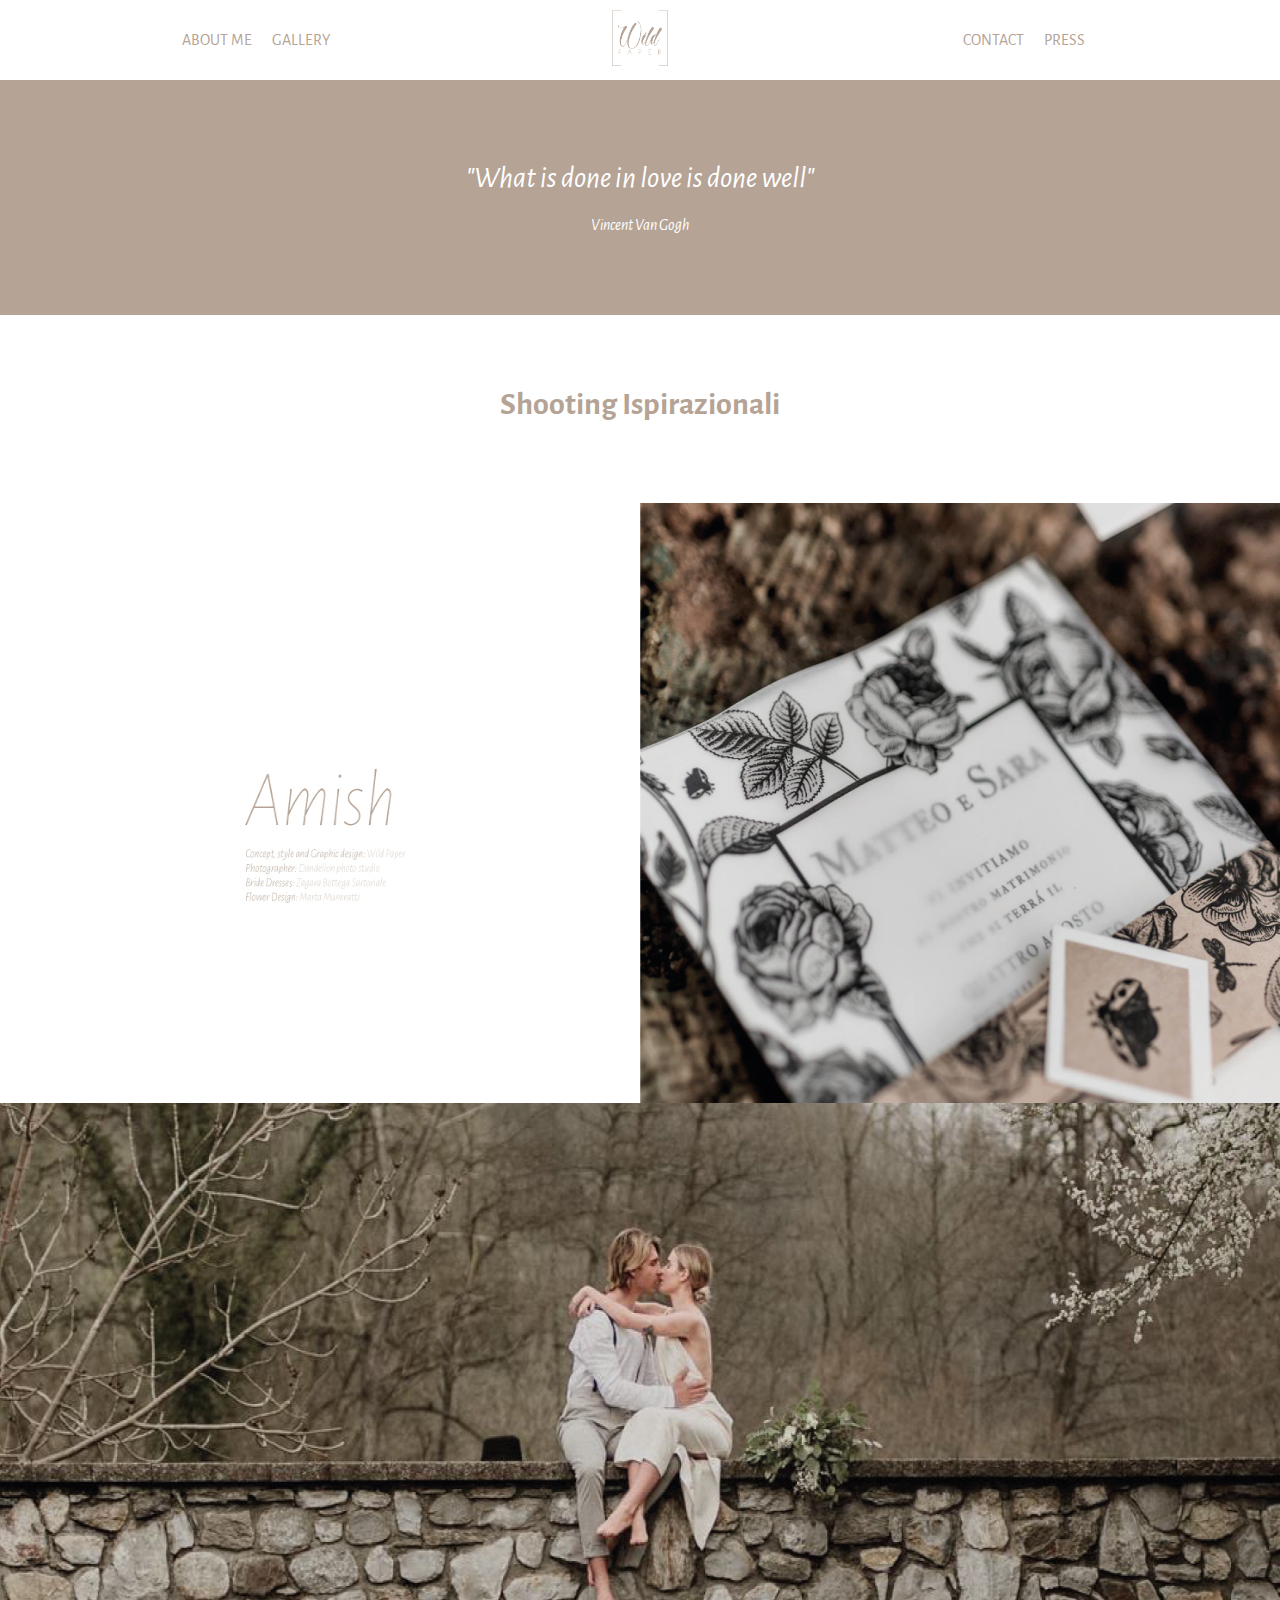
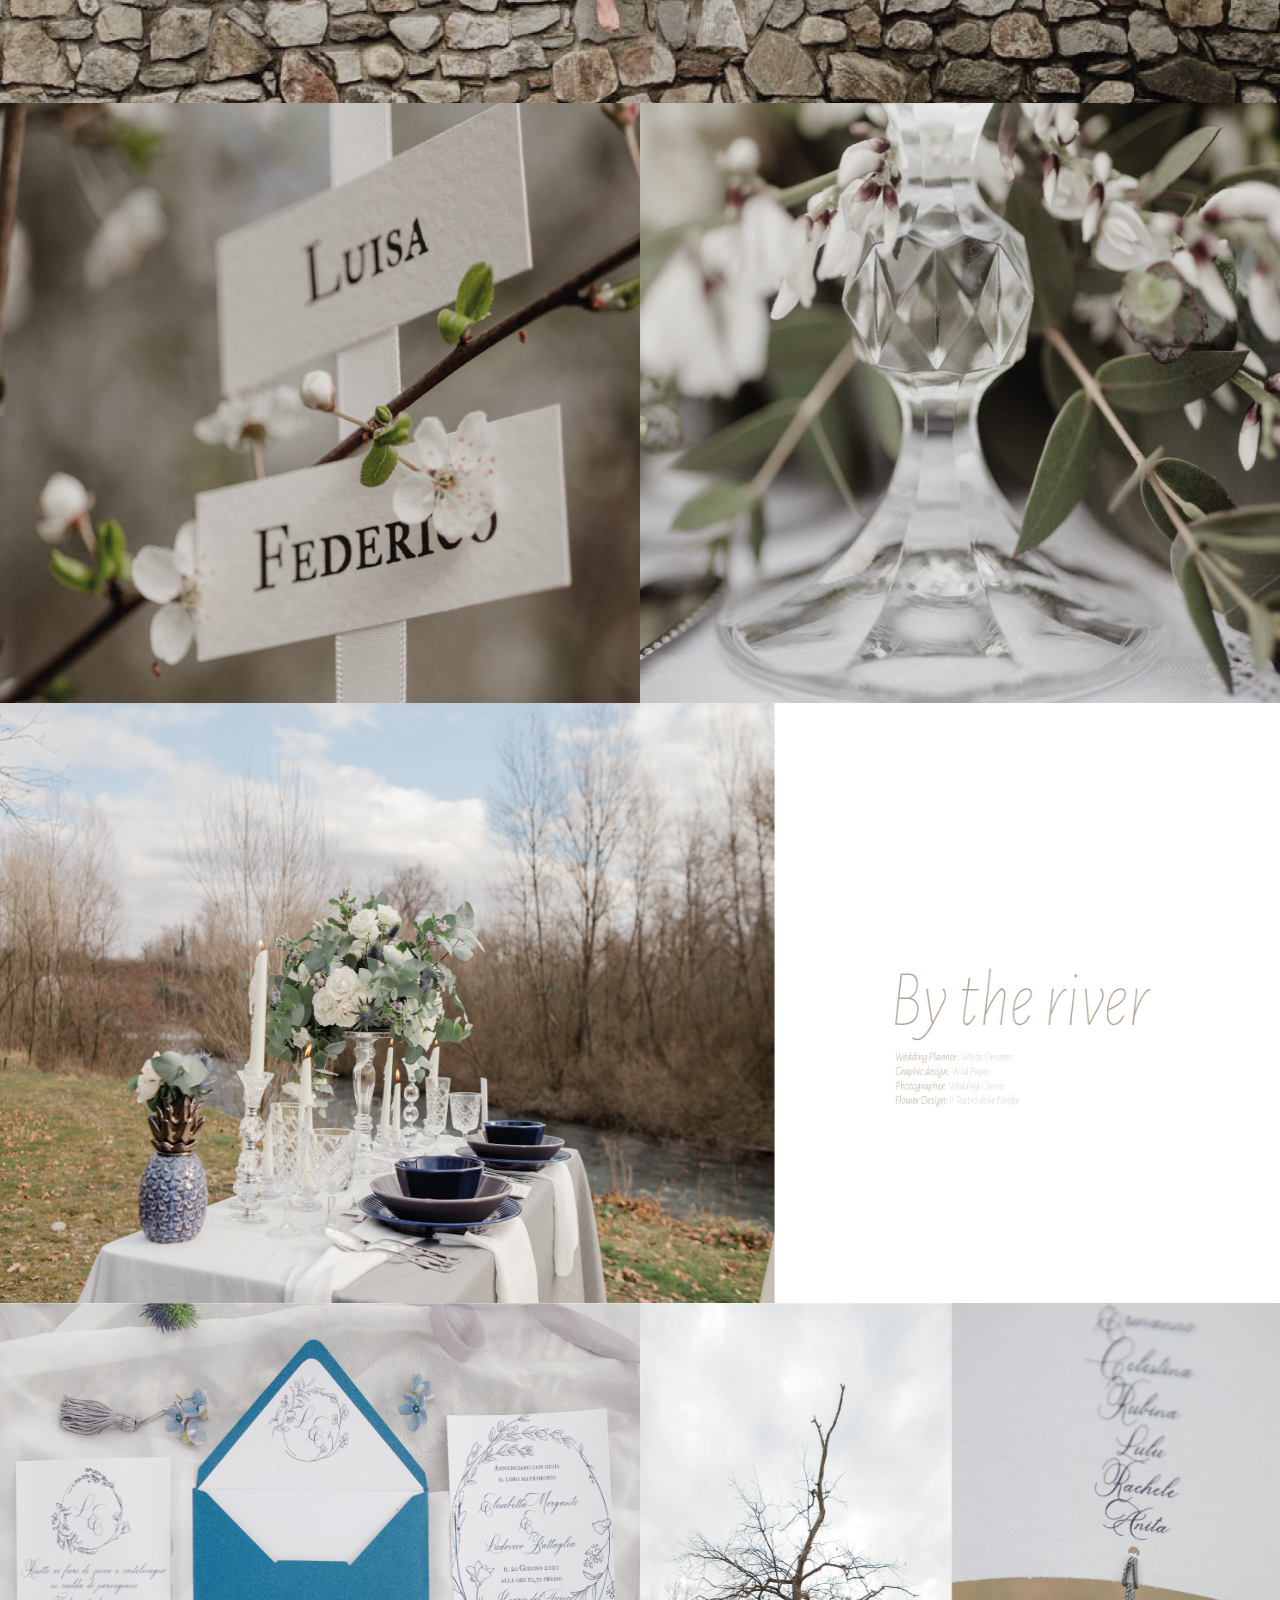
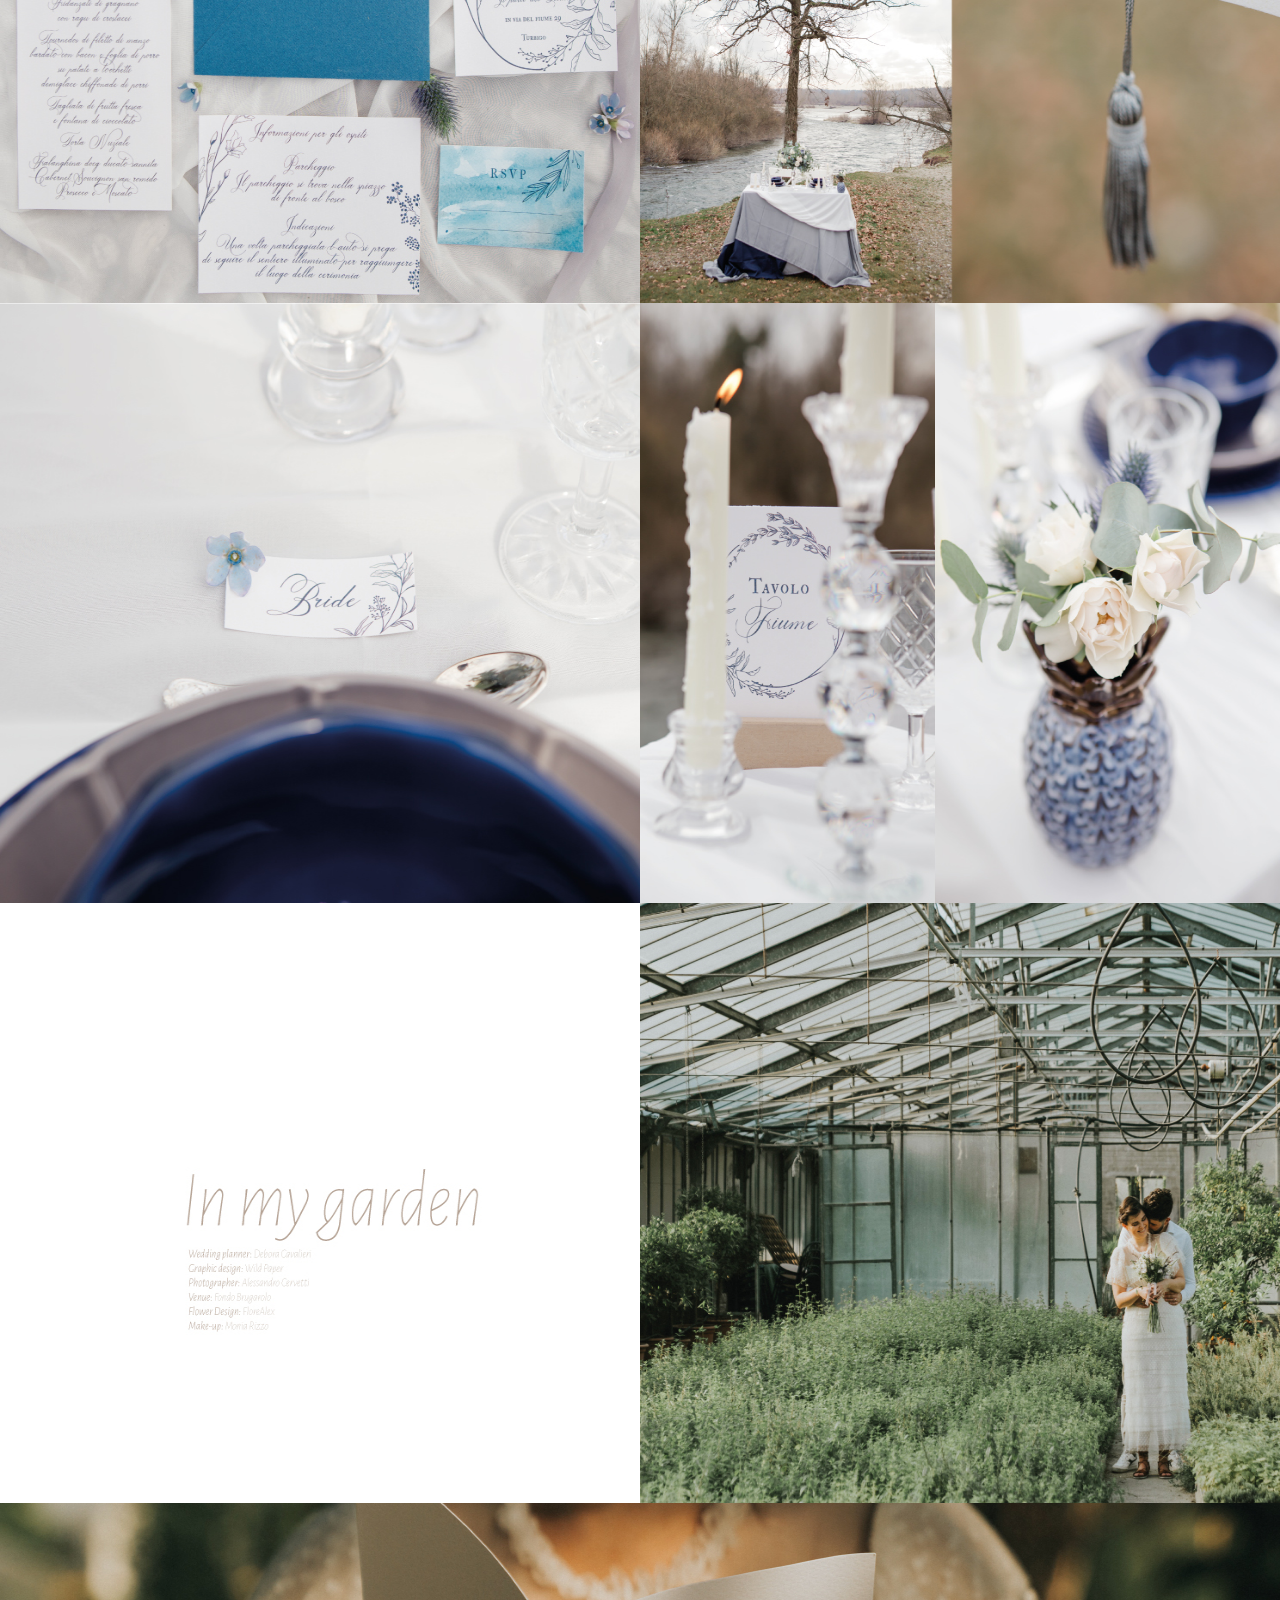
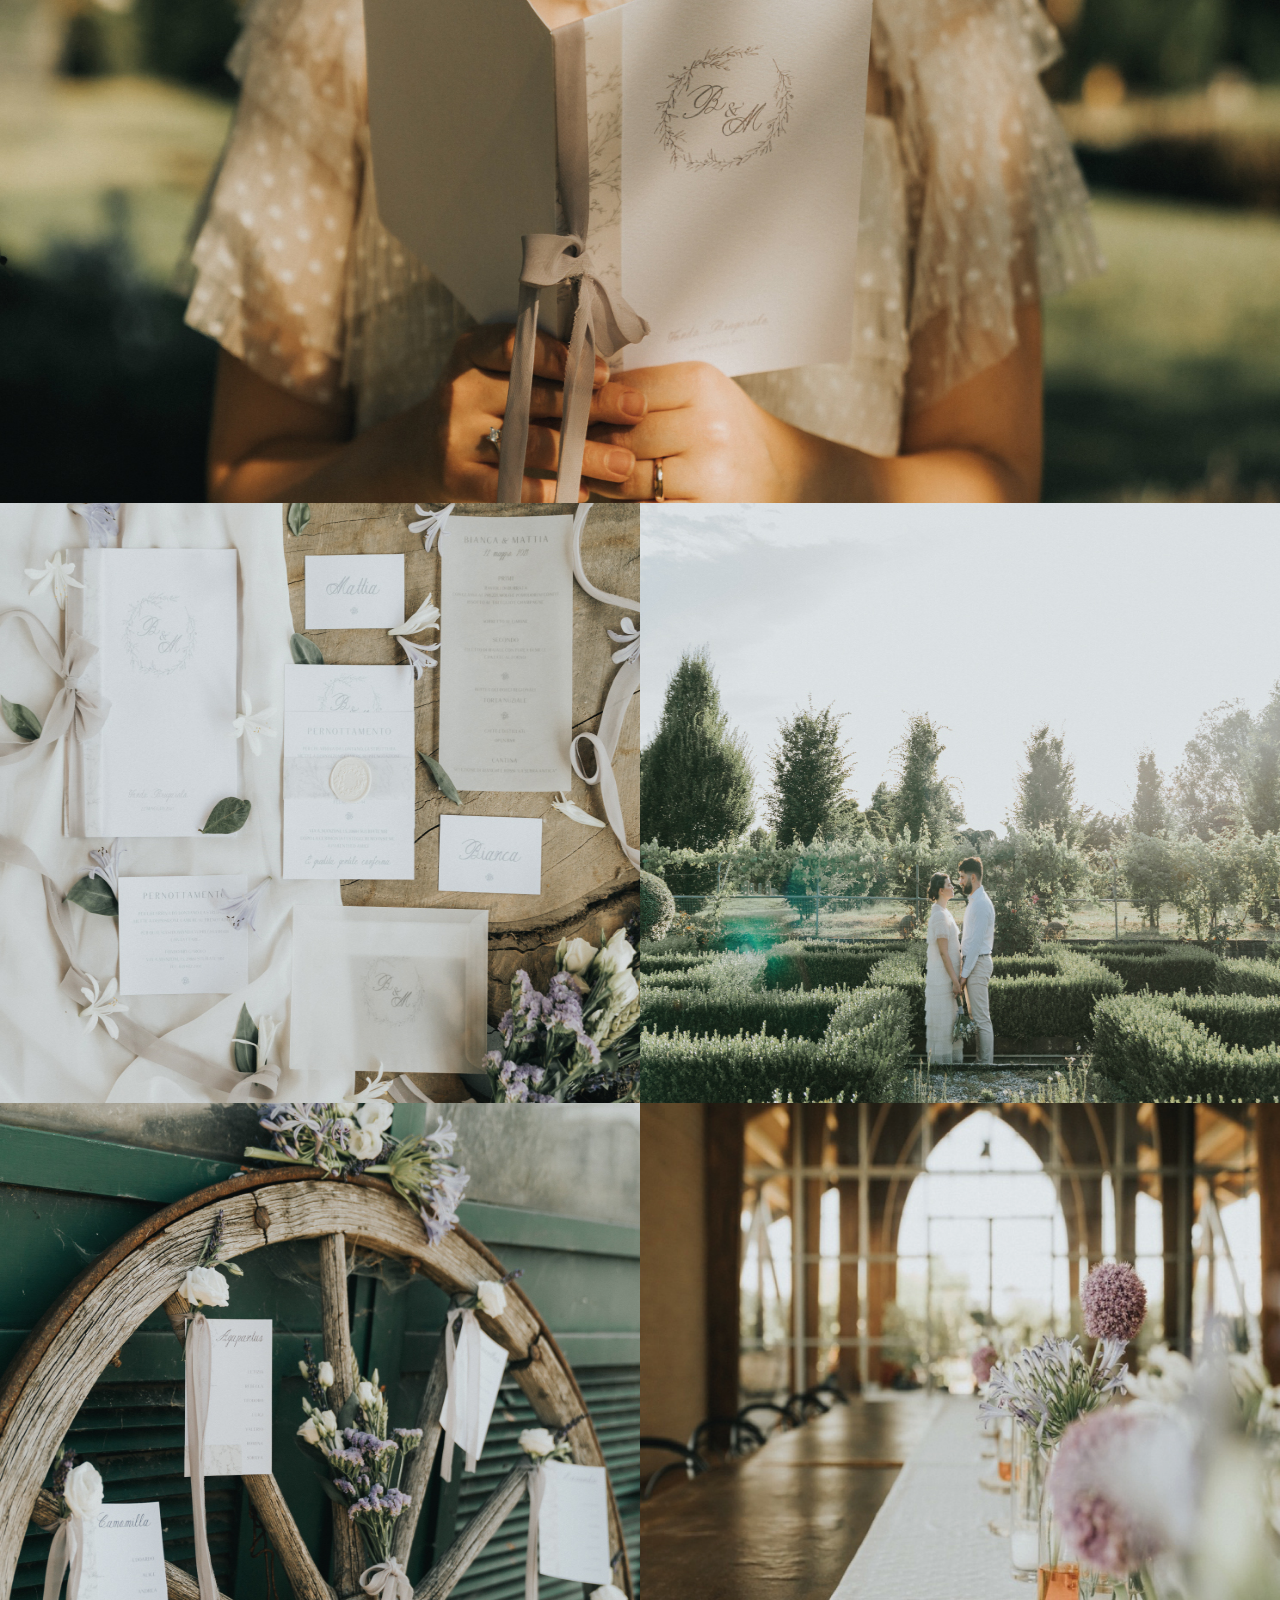
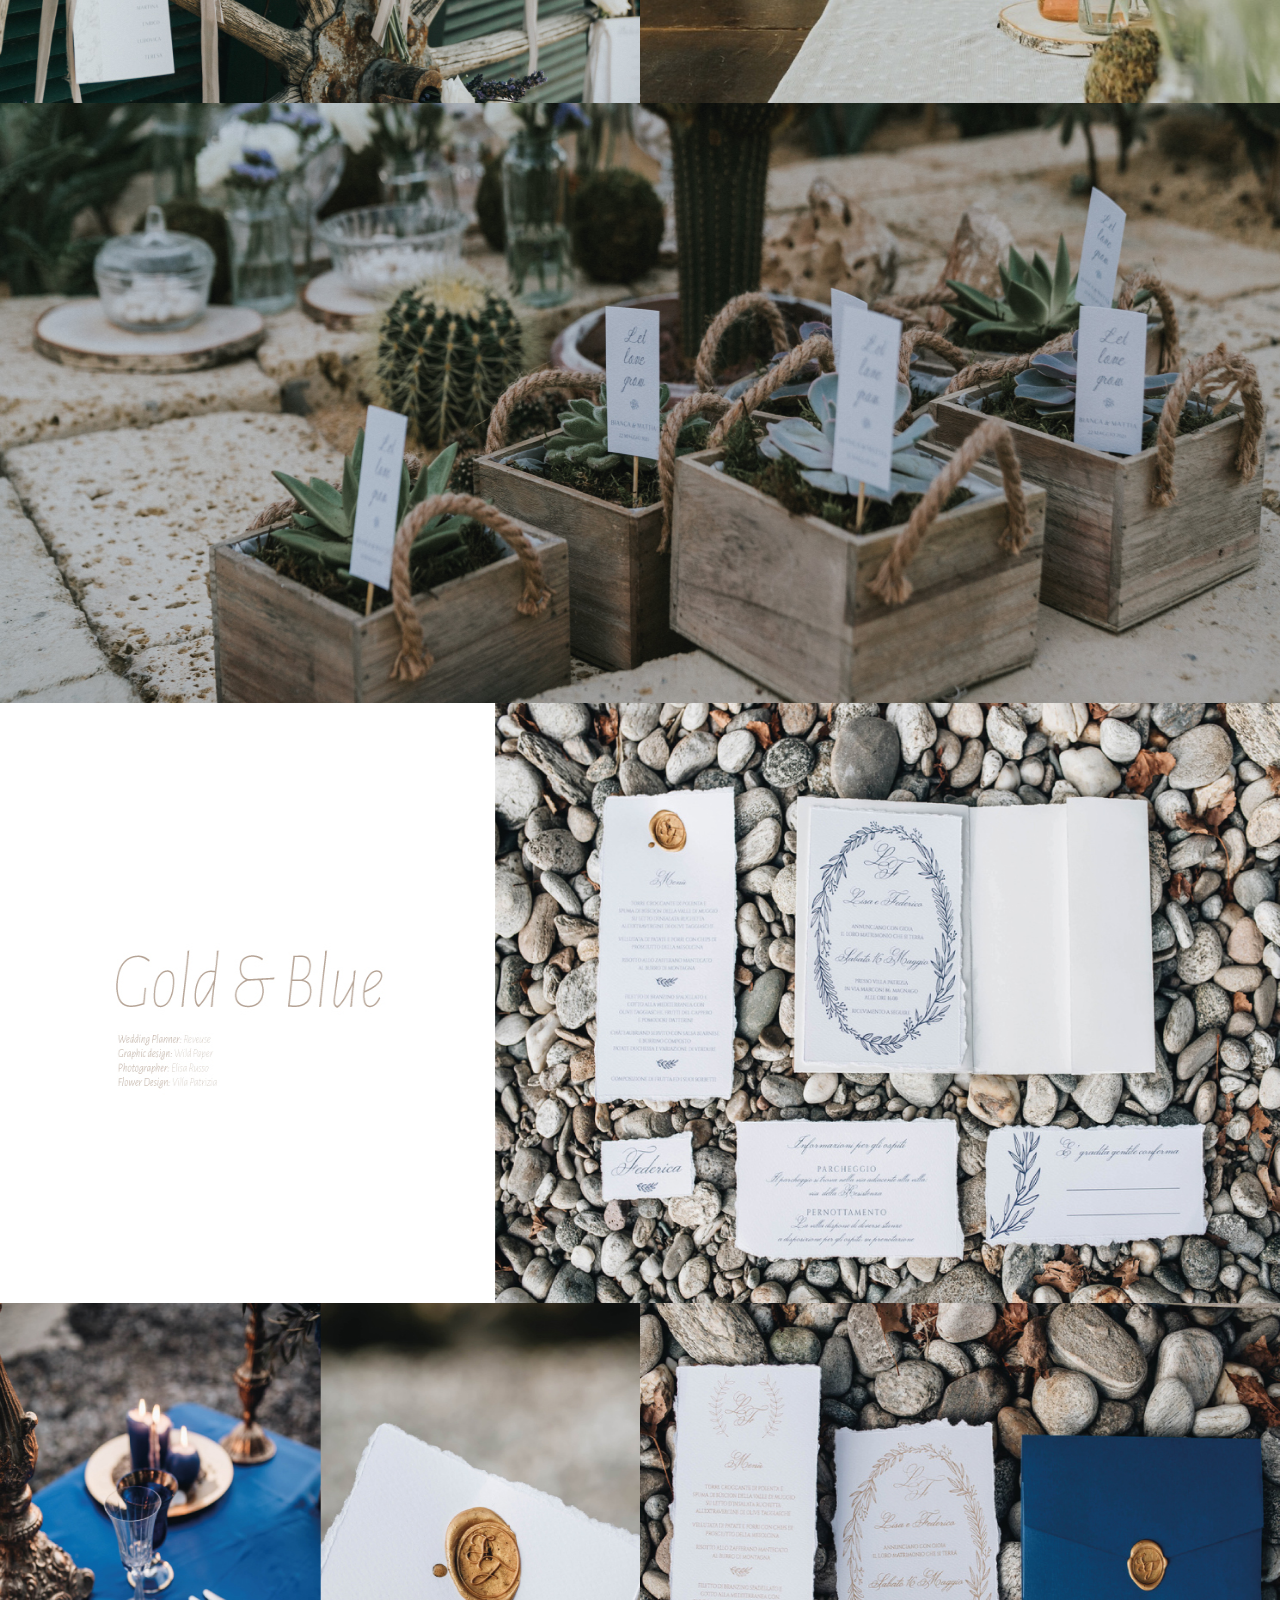
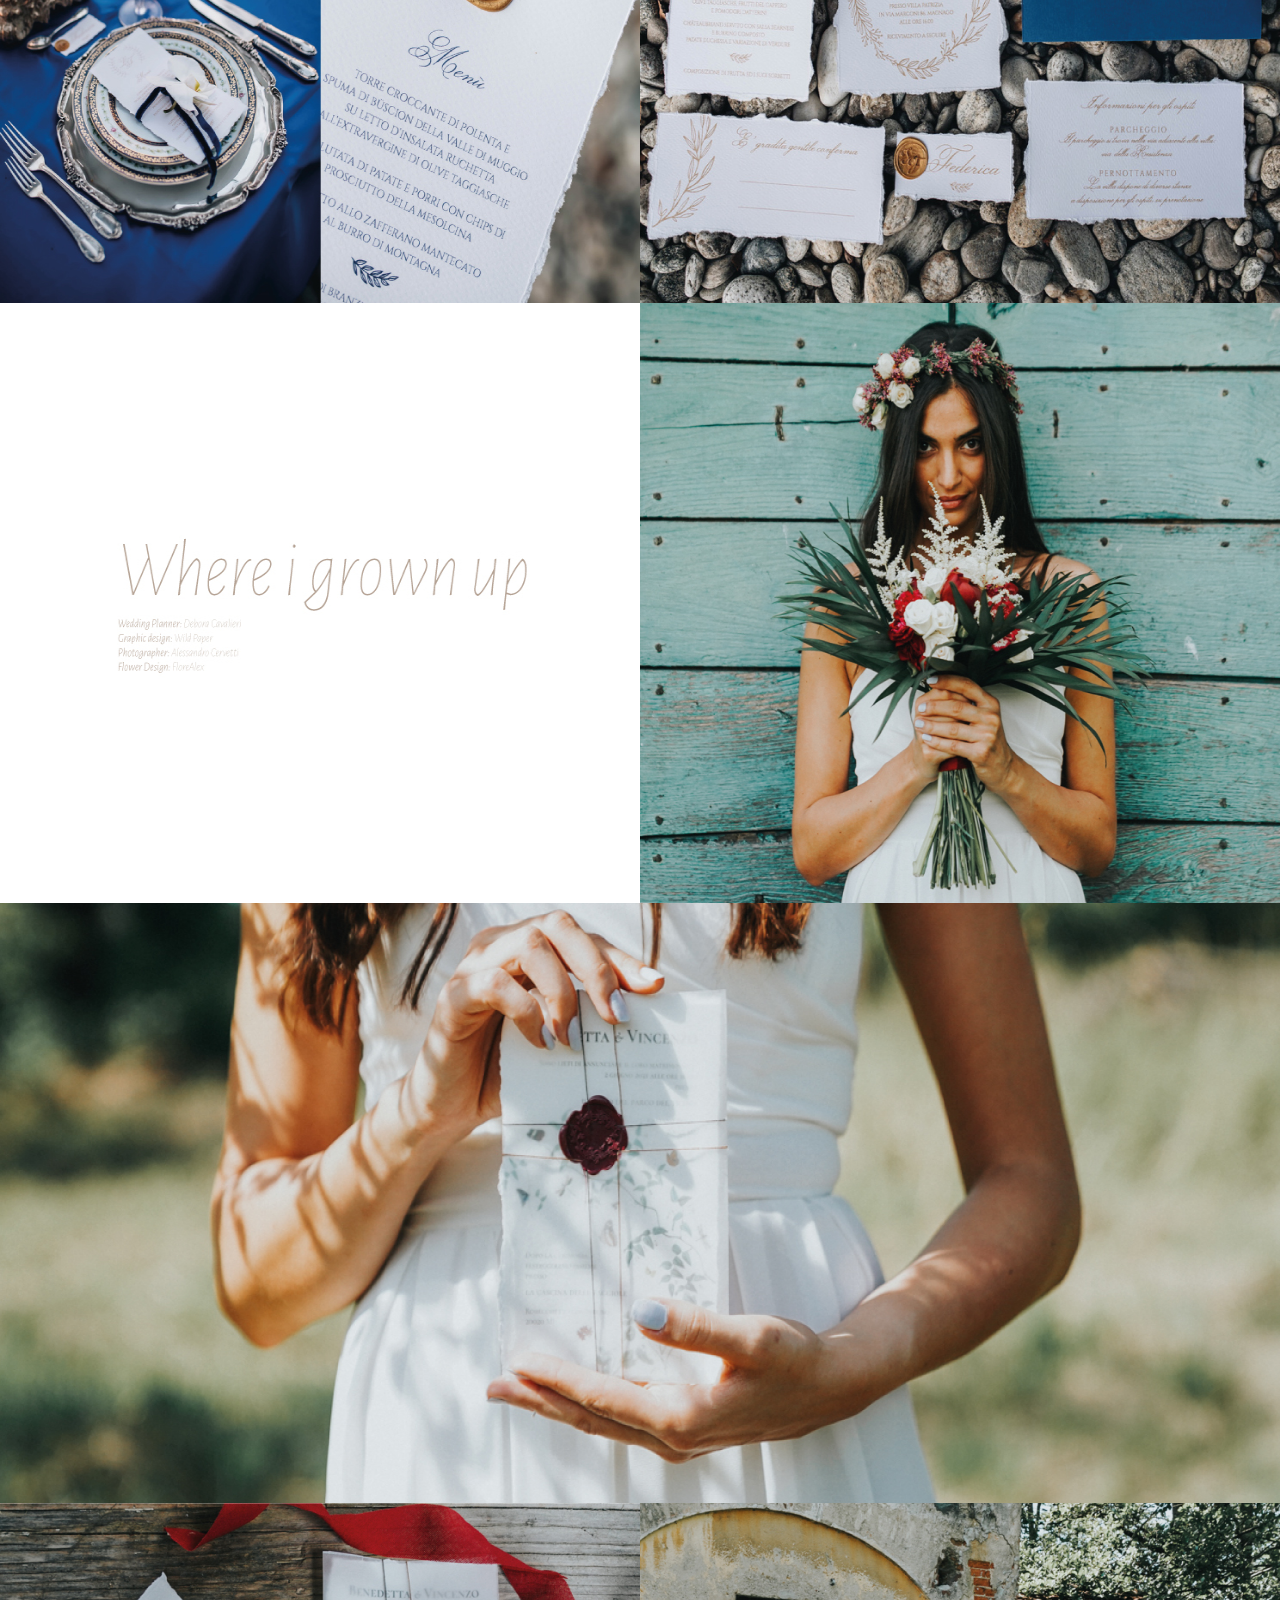
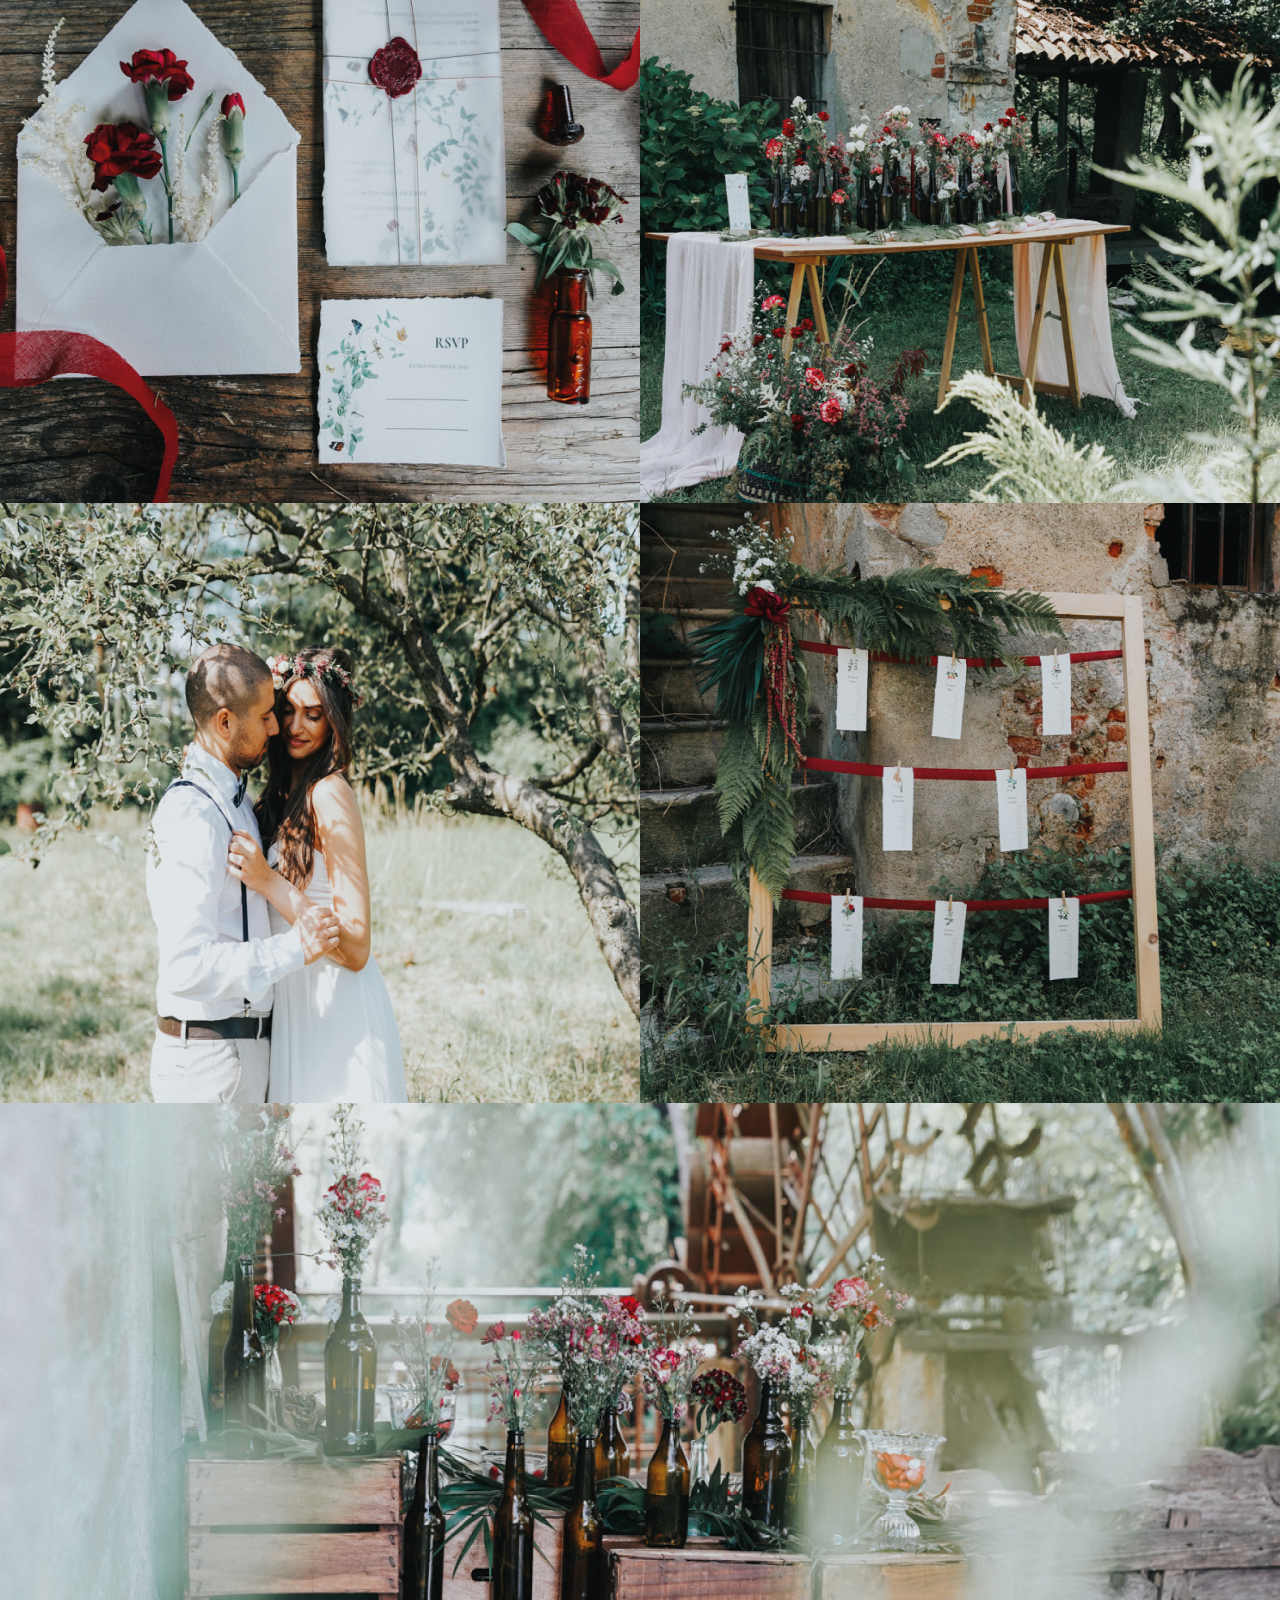
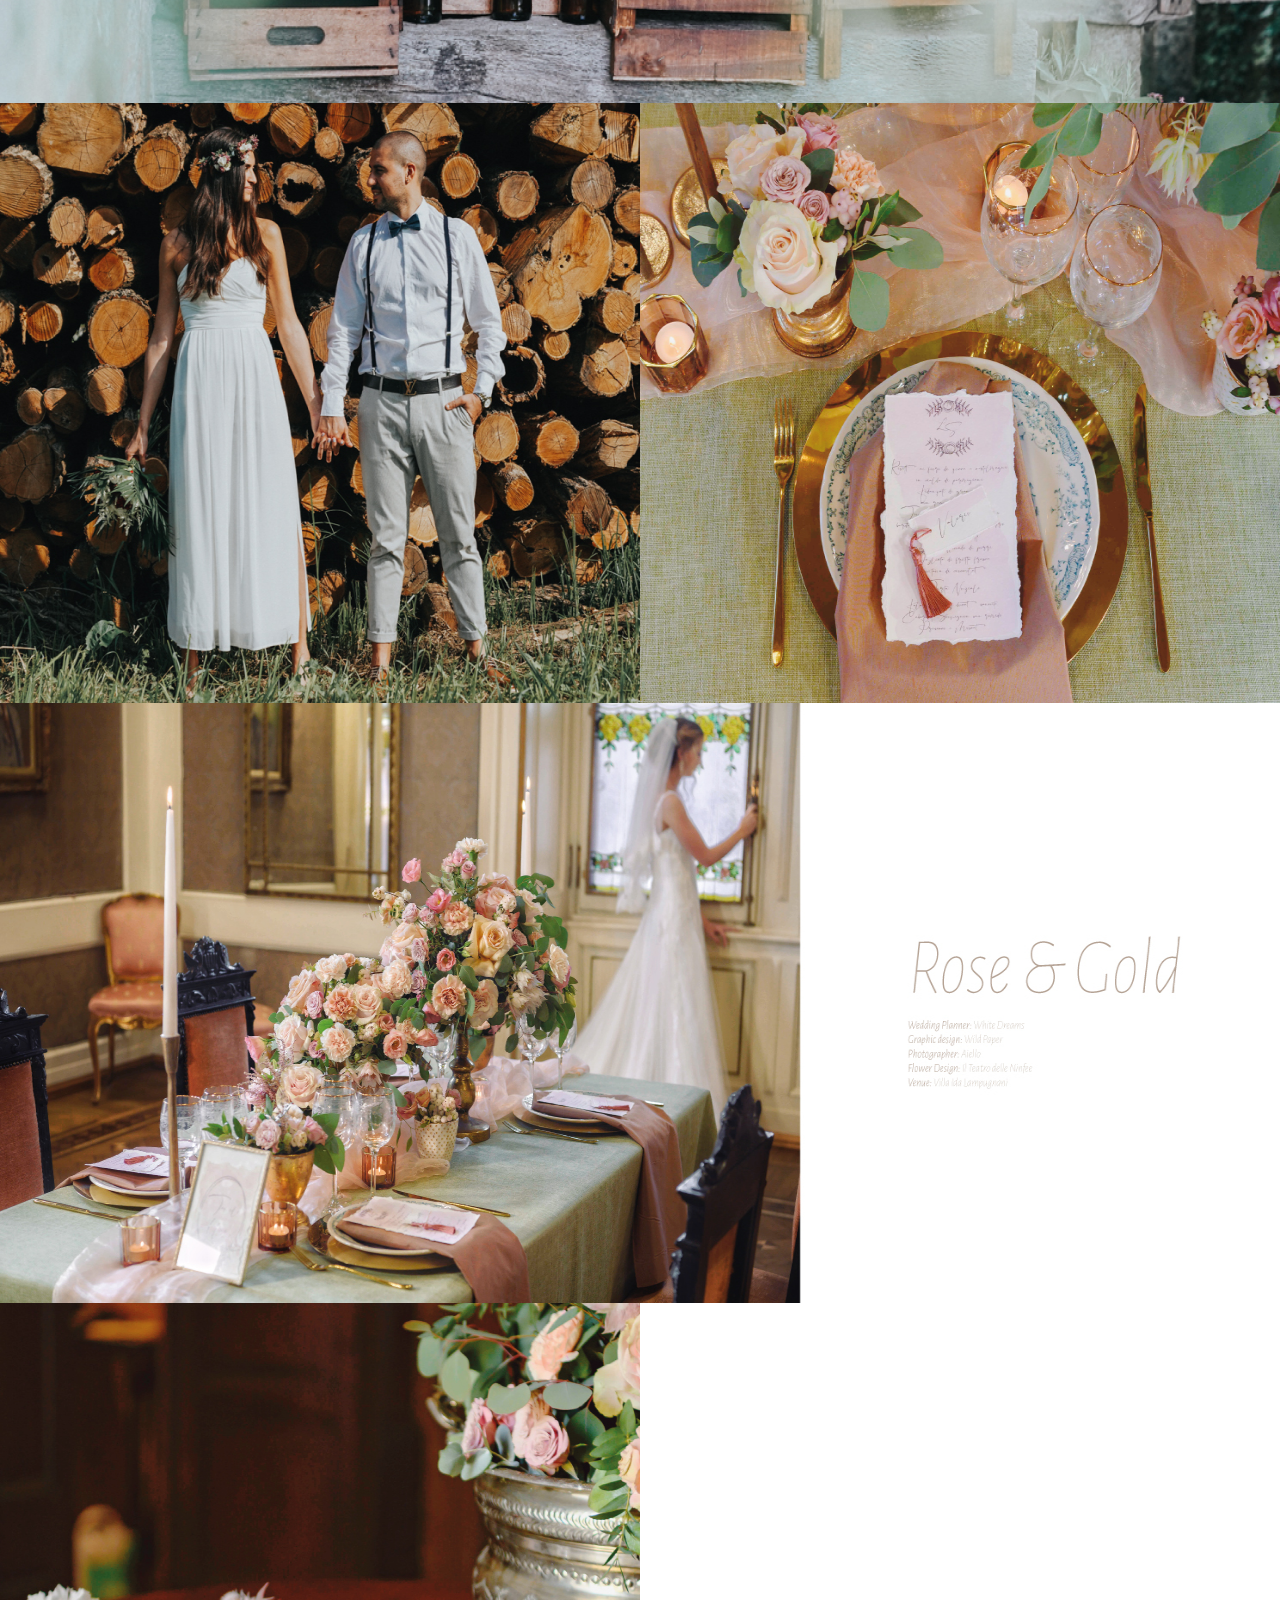
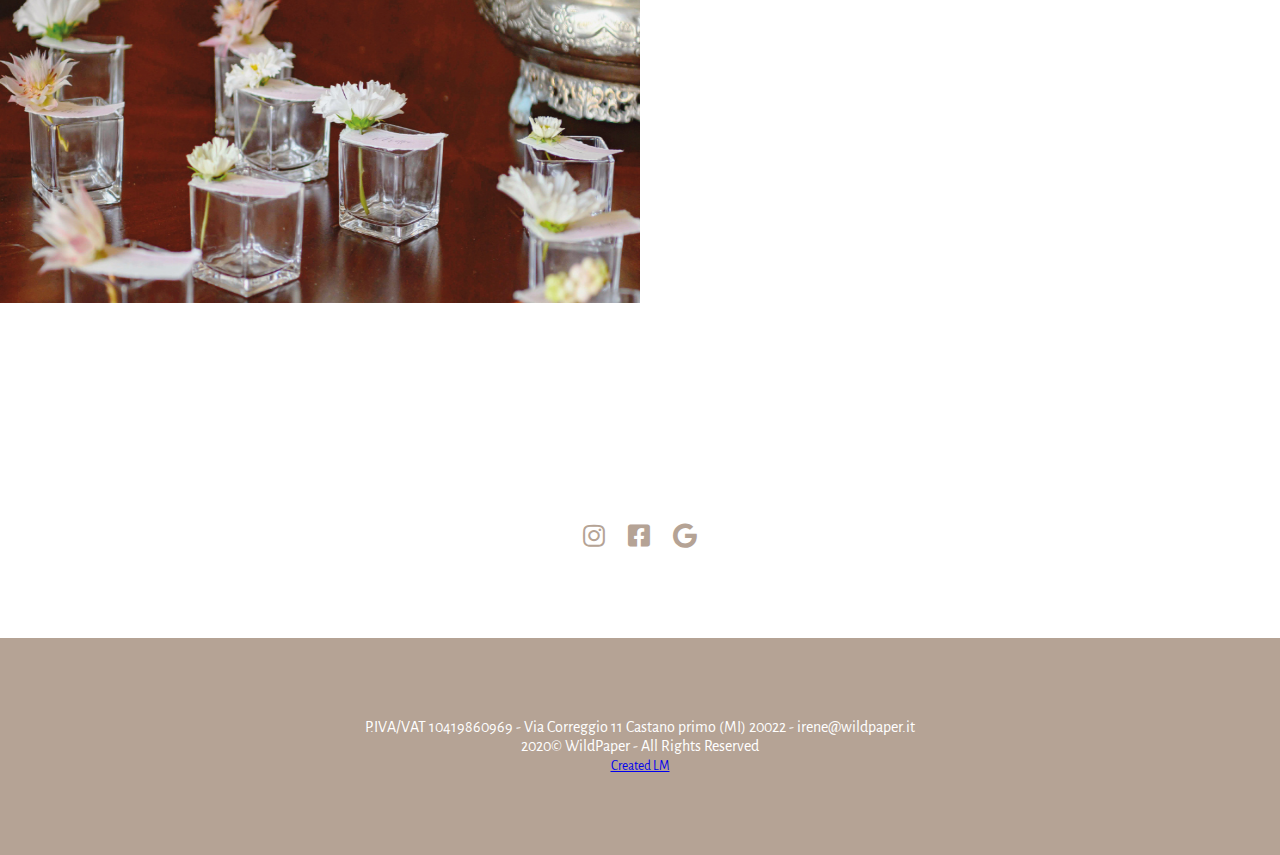
<file: gallery_view_1.html>
<!DOCTYPE html>
<html lang="en" dir="ltr">
    <head>
        <meta charset="utf-8">
        <meta name="viewport" content="width=device-width, initial-scale=1.0">
        <title></title>
        <link href="https://fonts.googleapis.com/css2?family=Alegreya+Sans&display=swap" rel="stylesheet">
        <link rel="stylesheet" href="https://use.fontawesome.com/releases/v5.5.0/css/all.css"/>
        <script src="https://ajax.googleapis.com/ajax/libs/jquery/3.4.1/jquery.min.js"></script>
        <link rel="stylesheet" href="css/style.css">
        <link rel="stylesheet" href="css/styleGallery.css">
    </head>
    <body>
      <div class="nav-full-w">
          <nav>
            <div class="nav-lat">
                <ul>
                  <li class="uno"><a href="#"><span class="icon"><i class="fas fa-mars-stroke-v"></i></i></span><span class="text-menu">ABOUT ME</span> </a></li>
                  <li class="due"><a href="gallery.html"><span class="icon"><i class="fas fa-camera"></i></span><span class="text-menu">GALLERY</span> </a></li>
                </ul>
            </div>
            <div class="nav-center">
                  <a href="index.html"><img src="img/logo.png" alt=""></a>
            </div>
            <div class="nav-lat">
              <ul>
                <li class="tre"><a href="#"><span class="icon"><i class="fas fa-envelope"></i></span><span class="text-menu">CONTACT</span> </a></li>
                <li class="quattro"><a href="#"><span class="icon"><i class="fas fa-newspaper"></i></span><span class="text-menu">PRESS</span> </a></li>
              </ul>
            </div>
            <div class="about-me">
              <div class="main-tendina">
                <div class="main-tendina-box-img none">
                  <img src="img/io.jpg" alt="">
                </div>
                <div class="main-tendina-box-text none">
                  <div class="close">
                    <i class="fas fa-times"></i>
                  </div>
                  <p>CIAO!</p>
                  <p>Sono Irene e sono una Wedding Graphic Designer; Sono specializzata in grafica e styling e grazie alla mia passione e creatività, ho dato vita a WildPaper; Mi occupo di tutto ciò che riguarda i piccoli ma fondamentali dettagli di un matrimonio, al fine di renderlo decorato al meglio senza tralasciare nessun aspetto; In un primo incontro conoscitivo, adoro entrare in empatia per disegnare e creare ciò che vi identifica e caratterizza maggiormente. Presto molta attenzione al budget, fornendovi sempre e comunque la soluzione migliore. Mi prenderò cura di ogni aspetto relativo alla grafica; dalla progettazione, alla stampa fino a al confezionamento.</p>
                  <p>ELEMENTI DELLA WEDDING STATIONERY:</p>
                  <p>Save the Date</p>
                  <p>Partecipazioni e Inviti</p>
                  <p>Libretti cerimonia</p>
                  <p>Wedding bag</p>
                  <p>Tableau de mariage</p>
                  <p>Menù</p>
                  <p>Segnaposto</p>
                  <p>Bomboniere a tema</p>
                  <p>Tag ringraziamento</p>
                  <p>Photobooth</p>
                  <p>Guestbook</p>
                </div>
              </div>
            </div>
            <div class="contact">
              <div class="main-tendina">
                <div class="main-tendina-box-img-tre none">
                  <a target="_blank" href="https://www.google.com/maps/place/Wildpaper/@45.5587012,8.7849763,16.75z/data=!4m5!3m4!1s0x0:0x3f91326af5935a15!8m2!3d45.5590165!4d8.7841687"><img src="img/maps.jpg" alt="img/io.jpeg"></a>
                </div>
                <div class="main-tendina-box-text-tre none">
                  <div class="close">
                    <i class="fas fa-times"></i>
                  </div>
                  <p>CONTACT</p>
                  <p>Indirizzo: Via Correggio, 11 20022 Castano Primo (MI)</p>
                  <p>Mail: irene@wildpaper.it</p>
                  <p>Telefono: +39 345 8259623</p>
                  <p>Orari: Lun - Ven 9:30 - 12:30 / 14:00 - 18:00</p>
                  <p>Si riceve su appuntamento</p>
                  <p>LA PRIMA CONSULENZA E' GRATUITA:</p>
                  <button id="contattami" type="button" name="button">CONTATTAMI</button>
                </div>
              </div>
            </div>
            <div class="press">
              <div class="main-tendina">
                <div class="main-tendina-box-img-quattro none">
                  <a target="_blank" href="http://weddingwonderland.it/2020/08/ispirazione-botanica-in-cascina.html?fbclid=IwAR1A5SuhLDzvjiacRbberFxAsu13rHVVyfOKxQYS0wBKeYoqTHLAALEBtAs"><img class="sx" src="img/press/weddingWonderland.jpg" alt=""></a>
                  <a target="_blank" href="https://www.zankyou.it/p/wildpaper-una-realta-in-crescita-e-punto-di-riferimento-per-personalizzare-grafiche-inviti-e-dettagli-del-vostro-matrimonio"><img class="sx" src="img/press/ZankYou.jpg" alt=""></a>
                </div>
                <div class="main-tendina-box-text-quattro none">
                  <div class="close">
                    <i class="fas fa-times"></i>
                  </div>
                </div>
                <div class="main-tendina-box-img-quattro none">
                  <a target="_blank" href="https://europewedding.it/invitation-a-way-to-show-your-personality?fbclid=IwAR1A5SuhLDzvjiacRbberFxAsu13rHVVyfOKxQYS0wBKeYoqTHLAALEBtAs"><img class="dx" src="img/press/EuropeWedding.jpg" alt=""></a>
                  <a target="_blank" href="https://www.italianweddingcircle.com/weaving-pantones-colour-of-the-year-into-your-italian-wedding/"><img class="dx" src="img/press/ItalianWeddingCircle.jpg" alt=""></a>
                </div>
              </div>
            </div>
          </nav>
      </div>
        <div class="main-one-fw padding">
            <div class="main-one-gallery-due">
                <div class="main-one-text">
                  <p>"What is done in love is done well"</p>
                  <p>Vincent Van Gogh</p>
                </div>
            </div>
        </div>
        <div class="main-one-fw white">
          <h1>Shooting Ispirazionali</h1>
            <div class="main-one-gallery-view white">
              <div class="main-gallery">
                <div class="img-view">
                  <img class="" src="img/gallery/1/1.jpg" alt="">
                </div>
                <div class="img-view">
                  <img class="" src="img/gallery/1/2.jpg" alt="">
                </div>
                <div class="img-view-100">
                  <img class="" src="img/gallery/1/3.jpg" alt="">
                </div>
                <div class="img-view">
                  <img class="" src="img/gallery/1/4.jpg" alt="">
                </div>
                <div class="img-view">
                  <img class="" src="img/gallery/1/5.jpg" alt="">
                </div>
                <div class="img-view-100">
                  <img class="" src="img/gallery/1/6.jpg" alt="">
                </div>
                <div class="img-view">
                  <img class="" src="img/gallery/1/7.jpg" alt="">
                </div>
                <div class="img-view">
                  <img class="" src="img/gallery/1/8.jpg" alt="">
                </div>
                <div class="img-view">
                  <img class="" src="img/gallery/1/9.jpg" alt="">
                </div>
                <div class="img-view">
                  <img class="" src="img/gallery/1/10.jpg" alt="">
                </div>
                <div class="img-view">
                  <img class="" src="img/gallery/1/11.jpg" alt="">
                </div>
                <div class="img-view">
                  <img class="" src="img/gallery/1/12.jpg" alt="">
                </div>
                <div class="img-view-100">
                  <img class="" src="img/gallery/1/13.jpg" alt="">
                </div>
                <div class="img-view">
                  <img class="" src="img/gallery/1/14.jpg" alt="">
                </div>
                <div class="img-view">
                  <img class="" src="img/gallery/1/15.jpg" alt="">
                </div>
                <div class="img-view">
                  <img class="" src="img/gallery/1/16.jpg" alt="">
                </div>
                <div class="img-view">
                  <img class="" src="img/gallery/1/17.jpg" alt="">
                </div>
                <div class="img-view-100">
                  <img class="" src="img/gallery/1/18.jpg" alt="">
                </div>
                <div class="img-view-100">
                  <img class="" src="img/gallery/1/19.jpg" alt="">
                </div>
                <div class="img-view">
                  <img class="" src="img/gallery/1/20.jpg" alt="">
                </div>
                <div class="img-view">
                  <img class="" src="img/gallery/1/21.jpg" alt="">
                </div>
                <div class="img-view">
                  <img class="" src="img/gallery/1/22.jpg" alt="">
                </div>
                <div class="img-view">
                  <img class="" src="img/gallery/1/23.jpg" alt="">
                </div>
                <div class="img-view-100">
                  <img class="" src="img/gallery/1/24.jpg" alt="">
                </div>
                <div class="img-view">
                  <img class="" src="img/gallery/1/25.jpg" alt="">
                </div>
                <div class="img-view">
                  <img class="" src="img/gallery/1/26.jpg" alt="">
                </div>
                <div class="img-view">
                  <img class="" src="img/gallery/1/27.jpg" alt="">
                </div>
                <div class="img-view">
                  <img class="" src="img/gallery/1/28.jpg" alt="">
                </div>
                <div class="img-view-100">
                  <img class="" src="img/gallery/1/29.jpg" alt="">
                </div>
                <div class="img-view">
                  <img class="" src="img/gallery/1/30.jpg" alt="">
                </div>
                <div class="img-view">
                  <img class="" src="img/gallery/1/31.jpg" alt="">
                </div>
                <div class="img-view-100">
                  <img class="" src="img/gallery/1/32.jpg" alt="">
                </div>
                <div class="img-view">
                  <img class="" src="img/gallery/1/33.jpg" alt="">
                </div>
              </div>
            </div>
        </div>
        <!-- <div class="main-one-fw black">
          <img src="img/slide1.jpeg" alt="">
          <img src="img/slide1.jpeg" alt="">
          <img src="img/slide1.jpeg" alt="">
          <img src="img/slide1.jpeg" alt="">
          <img src="img/slide1.jpeg" alt="">
          <img src="img/slide1.jpeg" alt="">
        </div> -->
        <div class="main-one-gallery white">
          <!-- <div class="main-gallery">

          </div> -->
          <div class="main-icon">
            <a target="_blank" href="https://www.instagram.com/wildpaperwedding/"><i class="fab fa-instagram"></i></a>
            <a target="_blank" href="https://www.facebook.com/WildPaperWedding/"><i class="fab fa-facebook-square"></i></a>
            <a target="_blank" href="https://www.google.com/search?q=wild+paper&spell=1&sa=X&ved=2ahUKEwiVydC8o-PoAhVPcZoKHcJaCwUQBSgAegQIFxAu&biw=1920&bih=943"><i class="fab fa-google"></i></a>
          </div>
        </div>
        <div class="main-one-fw footer">
            <div class="main-one">
                <div class="footer-text">
                  <p>P.IVA/VAT 10419860969 - Via Correggio 11 Castano primo (MI) 20022 - irene@wildpaper.it</p>
                  <p>2020© WildPaper - All Rights Reserved</p>
                  <p><small><a href="https://www.linkedin.com/in/mirko-longo-3925aa9b">Created LM</a></small></p>
                </div>
            </div>
        </div>

        <script src="js/main.js" charset="utf-8"></script>
    </body>
</html>
</file>
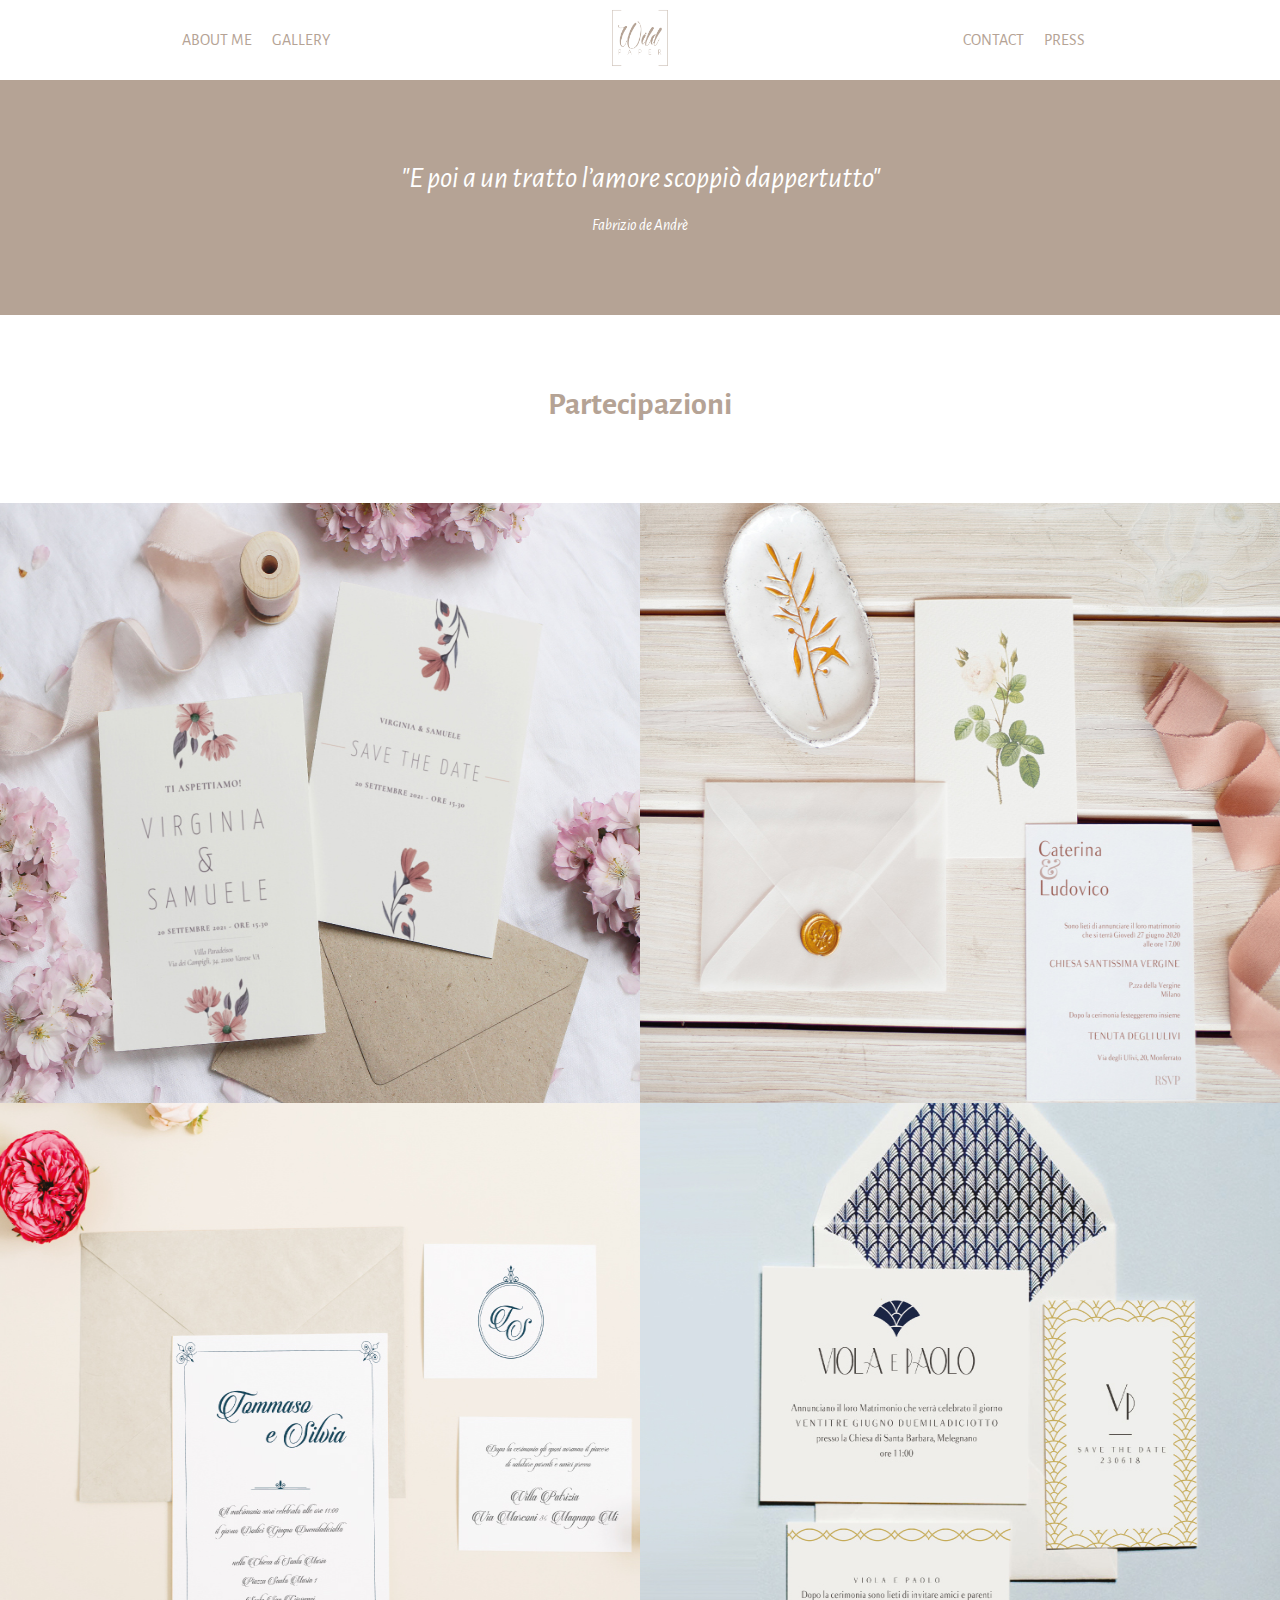
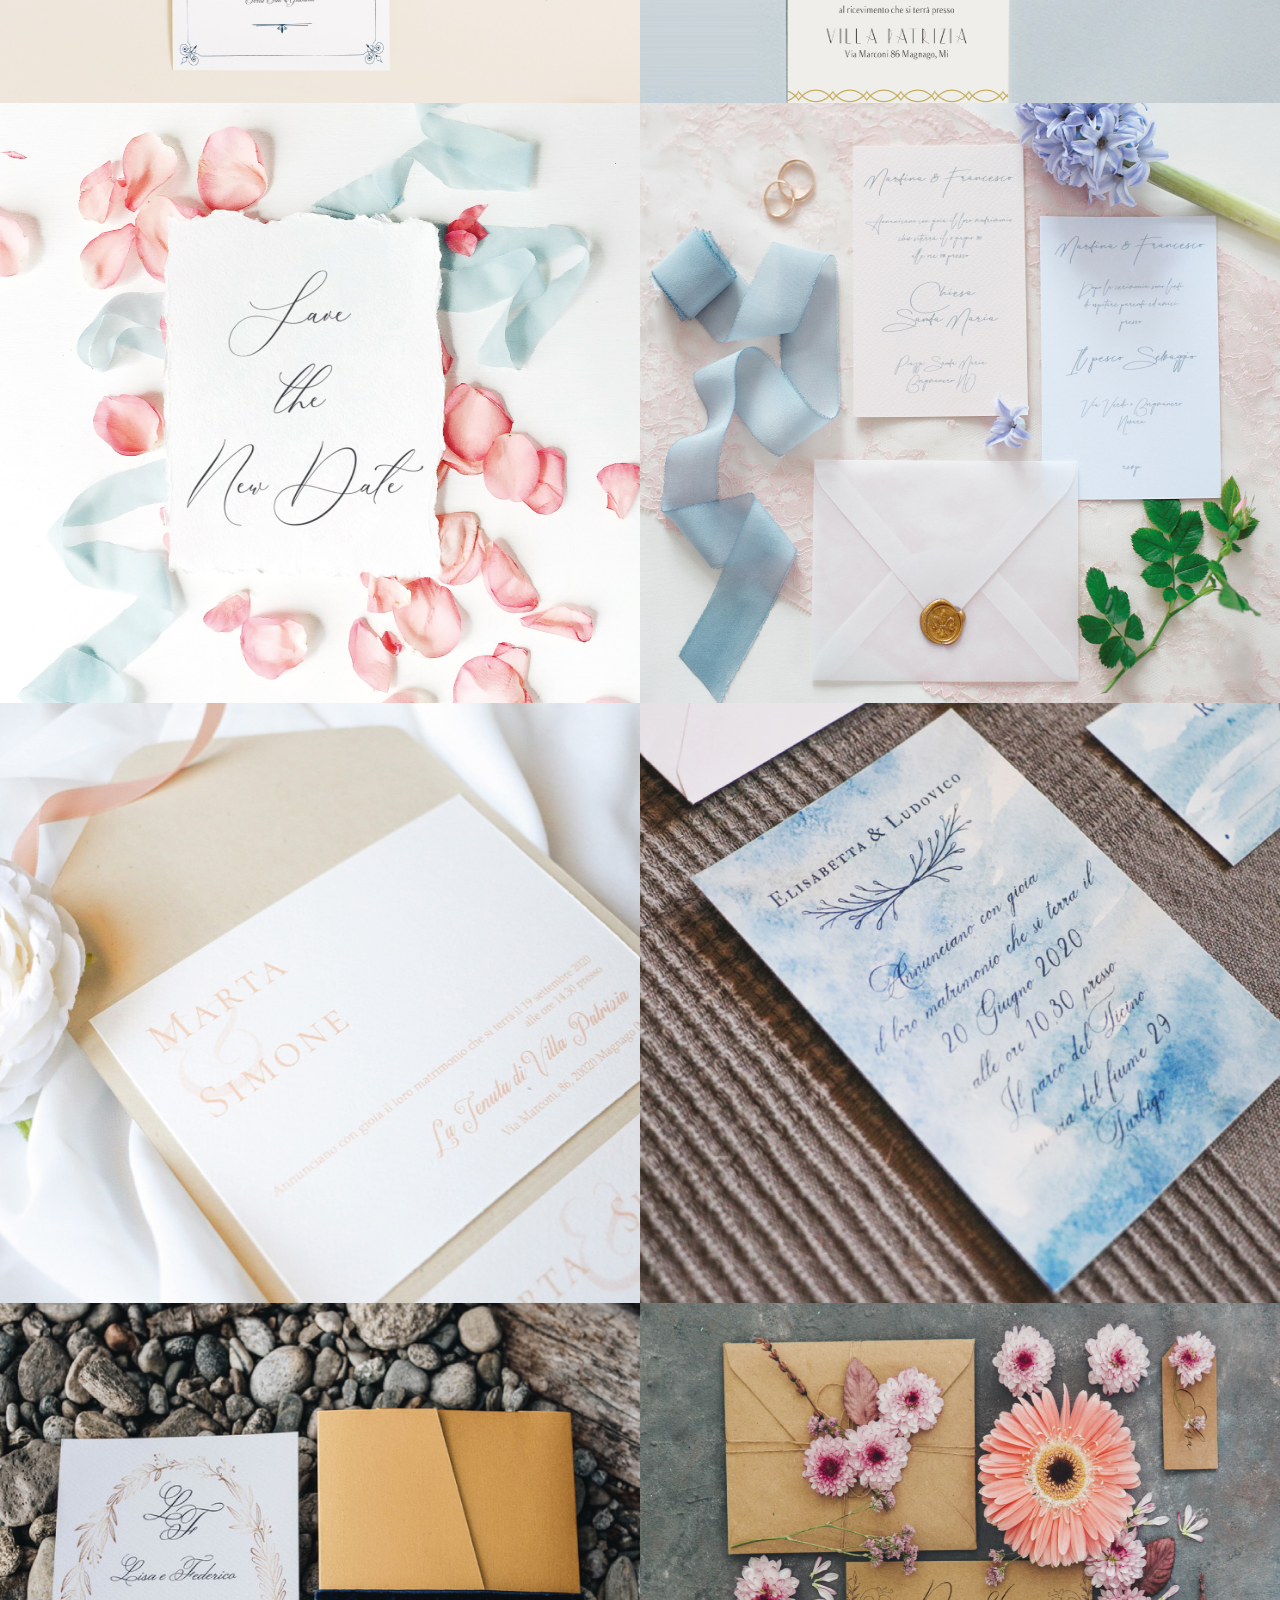
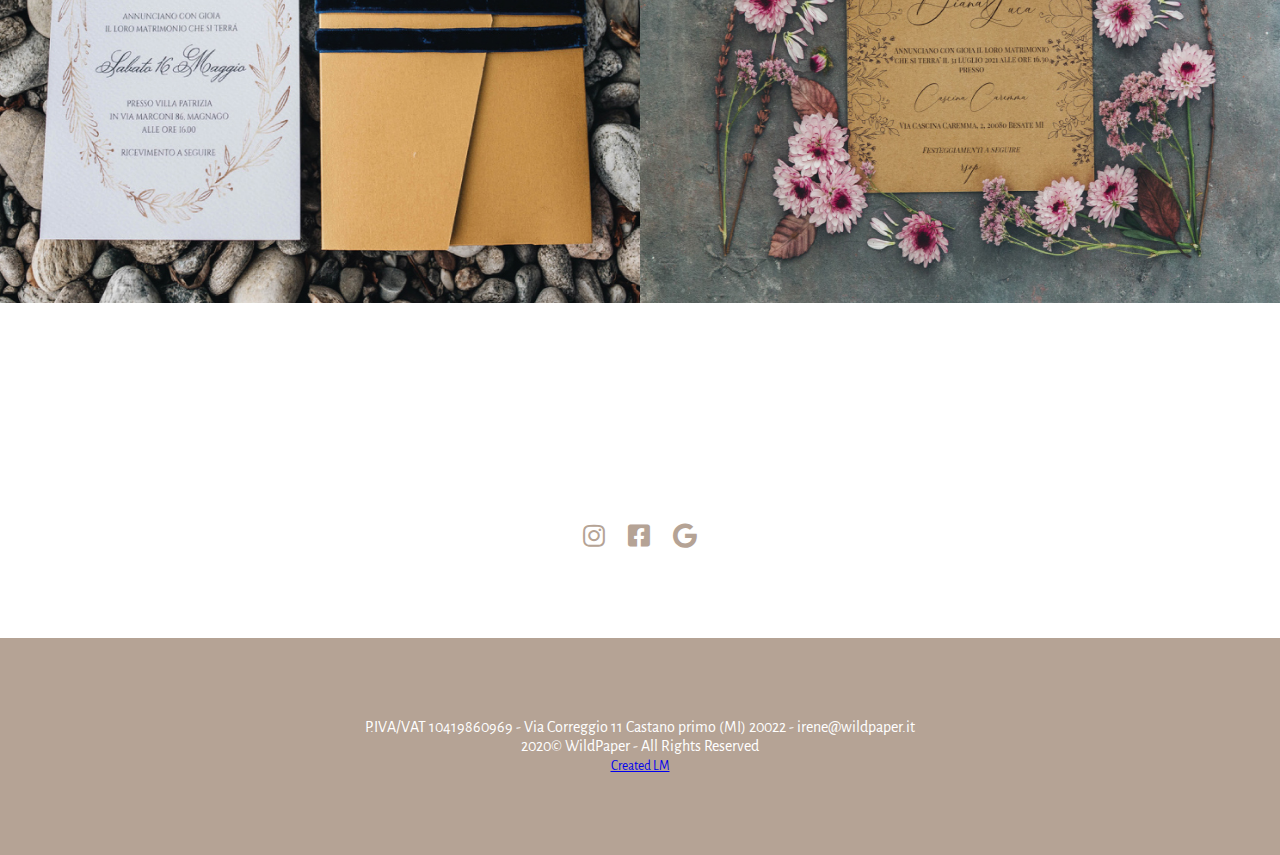
<file: gallery_view_2.html>
<!DOCTYPE html>
<html lang="en" dir="ltr">
    <head>
        <meta charset="utf-8">
        <meta name="viewport" content="width=device-width, initial-scale=1.0">
        <title></title>
        <link href="https://fonts.googleapis.com/css2?family=Alegreya+Sans&display=swap" rel="stylesheet">
        <link rel="stylesheet" href="https://use.fontawesome.com/releases/v5.5.0/css/all.css"/>
        <script src="https://ajax.googleapis.com/ajax/libs/jquery/3.4.1/jquery.min.js"></script>
        <link rel="stylesheet" href="css/style.css">
        <link rel="stylesheet" href="css/styleGallery.css">
    </head>
    <body>
      <div class="nav-full-w">
          <nav>
            <div class="nav-lat">
                <ul>
                  <li class="uno"><a href="#"><span class="icon"><i class="fas fa-mars-stroke-v"></i></i></span><span class="text-menu">ABOUT ME</span> </a></li>
                  <li class="due"><a href="gallery.html"><span class="icon"><i class="fas fa-camera"></i></span><span class="text-menu">GALLERY</span> </a></li>
                </ul>
            </div>
            <div class="nav-center">
                  <a href="index.html"><img src="img/logo.png" alt=""></a>
            </div>
            <div class="nav-lat">
              <ul>
                <li class="tre"><a href="#"><span class="icon"><i class="fas fa-envelope"></i></span><span class="text-menu">CONTACT</span> </a></li>
                <li class="quattro"><a href="#"><span class="icon"><i class="fas fa-newspaper"></i></span><span class="text-menu">PRESS</span> </a></li>
              </ul>
            </div>
            <div class="about-me">
              <div class="main-tendina">
                <div class="main-tendina-box-img none">
                  <img src="img/io.jpg" alt="">
                </div>
                <div class="main-tendina-box-text none">
                  <div class="close">
                    <i class="fas fa-times"></i>
                  </div>
                  <p>CIAO!</p>
                  <p>Sono Irene e sono una Wedding Graphic Designer; Sono specializzata in grafica e styling e grazie alla mia passione e creatività, ho dato vita a WildPaper; Mi occupo di tutto ciò che riguarda i piccoli ma fondamentali dettagli di un matrimonio, al fine di renderlo decorato al meglio senza tralasciare nessun aspetto; In un primo incontro conoscitivo, adoro entrare in empatia per disegnare e creare ciò che vi identifica e caratterizza maggiormente. Presto molta attenzione al budget, fornendovi sempre e comunque la soluzione migliore. Mi prenderò cura di ogni aspetto relativo alla grafica; dalla progettazione, alla stampa fino a al confezionamento.</p>
                  <p>ELEMENTI DELLA WEDDING STATIONERY:</p>
                  <p>Save the Date</p>
                  <p>Partecipazioni e Inviti</p>
                  <p>Libretti cerimonia</p>
                  <p>Wedding bag</p>
                  <p>Tableau de mariage</p>
                  <p>Menù</p>
                  <p>Segnaposto</p>
                  <p>Bomboniere a tema</p>
                  <p>Tag ringraziamento</p>
                  <p>Photobooth</p>
                  <p>Guestbook</p>
                </div>
              </div>
            </div>
            <div class="contact">
              <div class="main-tendina">
                <div class="main-tendina-box-img-tre none">
                  <a target="_blank" href="https://www.google.com/maps/place/Wildpaper/@45.5587012,8.7849763,16.75z/data=!4m5!3m4!1s0x0:0x3f91326af5935a15!8m2!3d45.5590165!4d8.7841687"><img src="img/maps.jpg" alt="img/io.jpeg"></a>
                </div>
                <div class="main-tendina-box-text-tre none">
                  <div class="close">
                    <i class="fas fa-times"></i>
                  </div>
                  <p>CONTACT</p>
                  <p>Indirizzo: Via Correggio, 11 20022 Castano Primo (MI)</p>
                  <p>Mail: irene@wildpaper.it</p>
                  <p>Telefono: +39 345 8259623</p>
                  <p>Orari: Lun - Ven 9:30 - 12:30 / 14:00 - 18:00</p>
                  <p>Si riceve su appuntamento</p>
                  <p>LA PRIMA CONSULENZA E' GRATUITA:</p>
                  <button id="contattami" type="button" name="button">CONTATTAMI</button>
                </div>
              </div>
            </div>
            <div class="press">
              <div class="main-tendina">
                <div class="main-tendina-box-img-quattro none">
                  <a target="_blank" href="http://weddingwonderland.it/2020/08/ispirazione-botanica-in-cascina.html?fbclid=IwAR1A5SuhLDzvjiacRbberFxAsu13rHVVyfOKxQYS0wBKeYoqTHLAALEBtAs"><img class="sx" src="img/press/weddingWonderland.jpg" alt=""></a>
                  <a target="_blank" href="https://www.zankyou.it/p/wildpaper-una-realta-in-crescita-e-punto-di-riferimento-per-personalizzare-grafiche-inviti-e-dettagli-del-vostro-matrimonio"><img class="sx" src="img/press/ZankYou.jpg" alt=""></a>
                </div>
                <div class="main-tendina-box-text-quattro none">
                  <div class="close">
                    <i class="fas fa-times"></i>
                  </div>
                </div>
                <div class="main-tendina-box-img-quattro none">
                  <a target="_blank" href="https://europewedding.it/invitation-a-way-to-show-your-personality?fbclid=IwAR1A5SuhLDzvjiacRbberFxAsu13rHVVyfOKxQYS0wBKeYoqTHLAALEBtAs"><img class="dx" src="img/press/EuropeWedding.jpg" alt=""></a>
                  <a target="_blank" href="https://www.italianweddingcircle.com/weaving-pantones-colour-of-the-year-into-your-italian-wedding/"><img class="dx" src="img/press/ItalianWeddingCircle.jpg" alt=""></a>
                </div>
              </div>
            </div>
          </nav>
      </div>
        <div class="main-one-fw padding">
            <div class="main-one-gallery-due">
                <div class="main-one-text">
                  <p>"E poi a un tratto l’amore scoppiò dappertutto"</p>
                  <p>Fabrizio de Andrè</p>
                </div>
            </div>
        </div>
        <div class="main-one-fw white">
          <h1>Partecipazioni</h1>
            <div class="main-one-gallery-view white">
              <div class="main-gallery">
                <div class="img-view">
                  <img class="" src="img/gallery/2/1.jpg" alt="">
                </div>
                <div class="img-view">
                  <img class="" src="img/gallery/2/2.jpg" alt="">
                </div>
                <div class="img-view">
                  <img class="" src="img/gallery/2/3.jpg" alt="">
                </div>
                <div class="img-view">
                  <img class="" src="img/gallery/2/4.jpg" alt="">
                </div>
                <div class="img-view">
                  <img class="" src="img/gallery/2/5.jpg" alt="">
                </div>
                <div class="img-view">
                  <img class="" src="img/gallery/2/6.jpg" alt="">
                </div>
                <div class="img-view">
                  <img class="" src="img/gallery/2/7.jpg" alt="">
                </div>
                <div class="img-view">
                  <img class="" src="img/gallery/2/8.jpg" alt="">
                </div>
                <div class="img-view">
                  <img class="" src="img/gallery/2/9.jpg" alt="">
                </div>
                <div class="img-view">
                  <img class="" src="img/gallery/2/10.jpg" alt="">
                </div>
              </div>
            </div>
        </div>
        <!-- <div class="main-one-fw black">
          <img src="img/slide1.jpeg" alt="">
          <img src="img/slide1.jpeg" alt="">
          <img src="img/slide1.jpeg" alt="">
          <img src="img/slide1.jpeg" alt="">
          <img src="img/slide1.jpeg" alt="">
          <img src="img/slide1.jpeg" alt="">
        </div> -->
        <div class="main-one-gallery white">
          <!-- <div class="main-gallery">

          </div> -->
          <div class="main-icon">
            <a target="_blank" href="https://www.instagram.com/wildpaperwedding/"><i class="fab fa-instagram"></i></a>
            <a target="_blank" href="https://www.facebook.com/WildPaperWedding/"><i class="fab fa-facebook-square"></i></a>
            <a target="_blank" href="https://www.google.com/search?q=wild+paper&spell=1&sa=X&ved=2ahUKEwiVydC8o-PoAhVPcZoKHcJaCwUQBSgAegQIFxAu&biw=1920&bih=943"><i class="fab fa-google"></i></a>
          </div>
        </div>
        <div class="main-one-fw footer">
            <div class="main-one">
                <div class="footer-text">
                  <p>P.IVA/VAT 10419860969 - Via Correggio 11 Castano primo (MI) 20022 - irene@wildpaper.it</p>
                  <p>2020© WildPaper - All Rights Reserved</p>
                  <p><small><a href="https://www.linkedin.com/in/mirko-longo-3925aa9b">Created LM</a></small></p>
                </div>
            </div>
        </div>

        <script src="js/main.js" charset="utf-8"></script>
    </body>
</html>
</file>
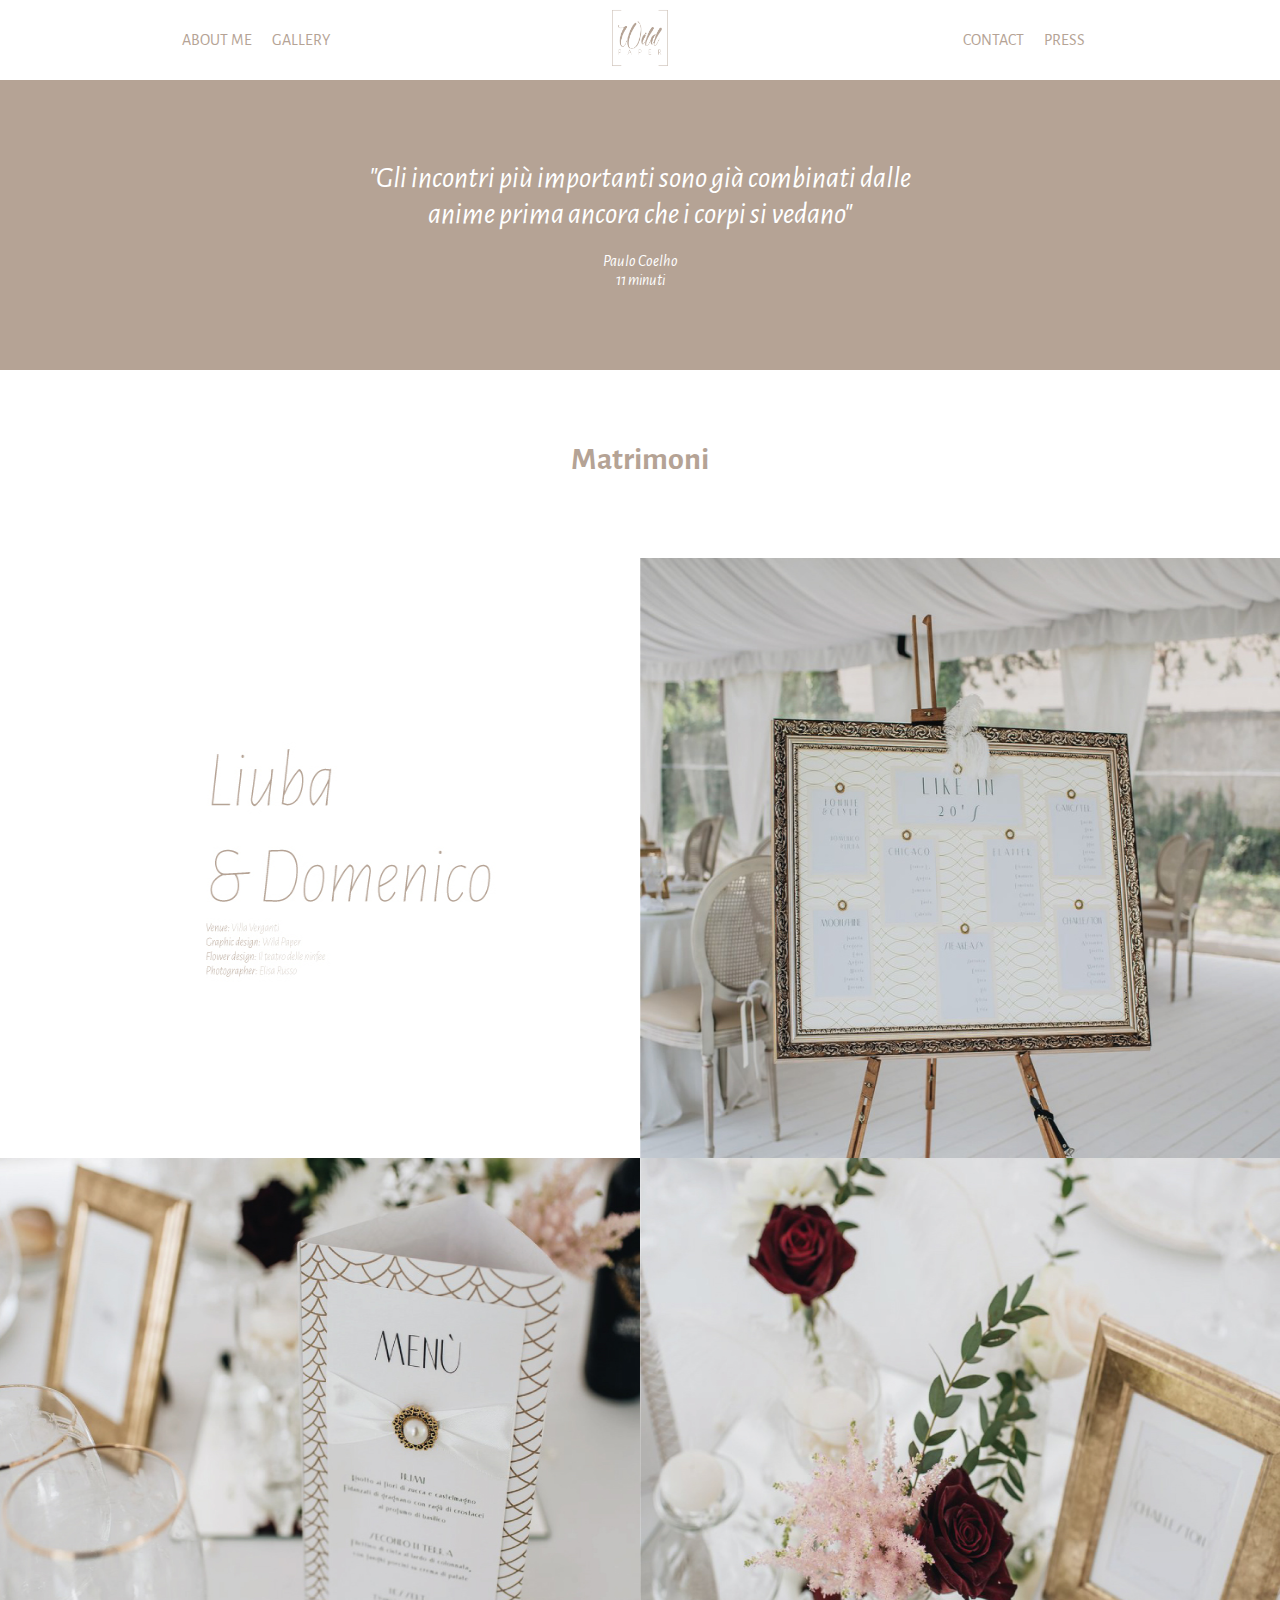
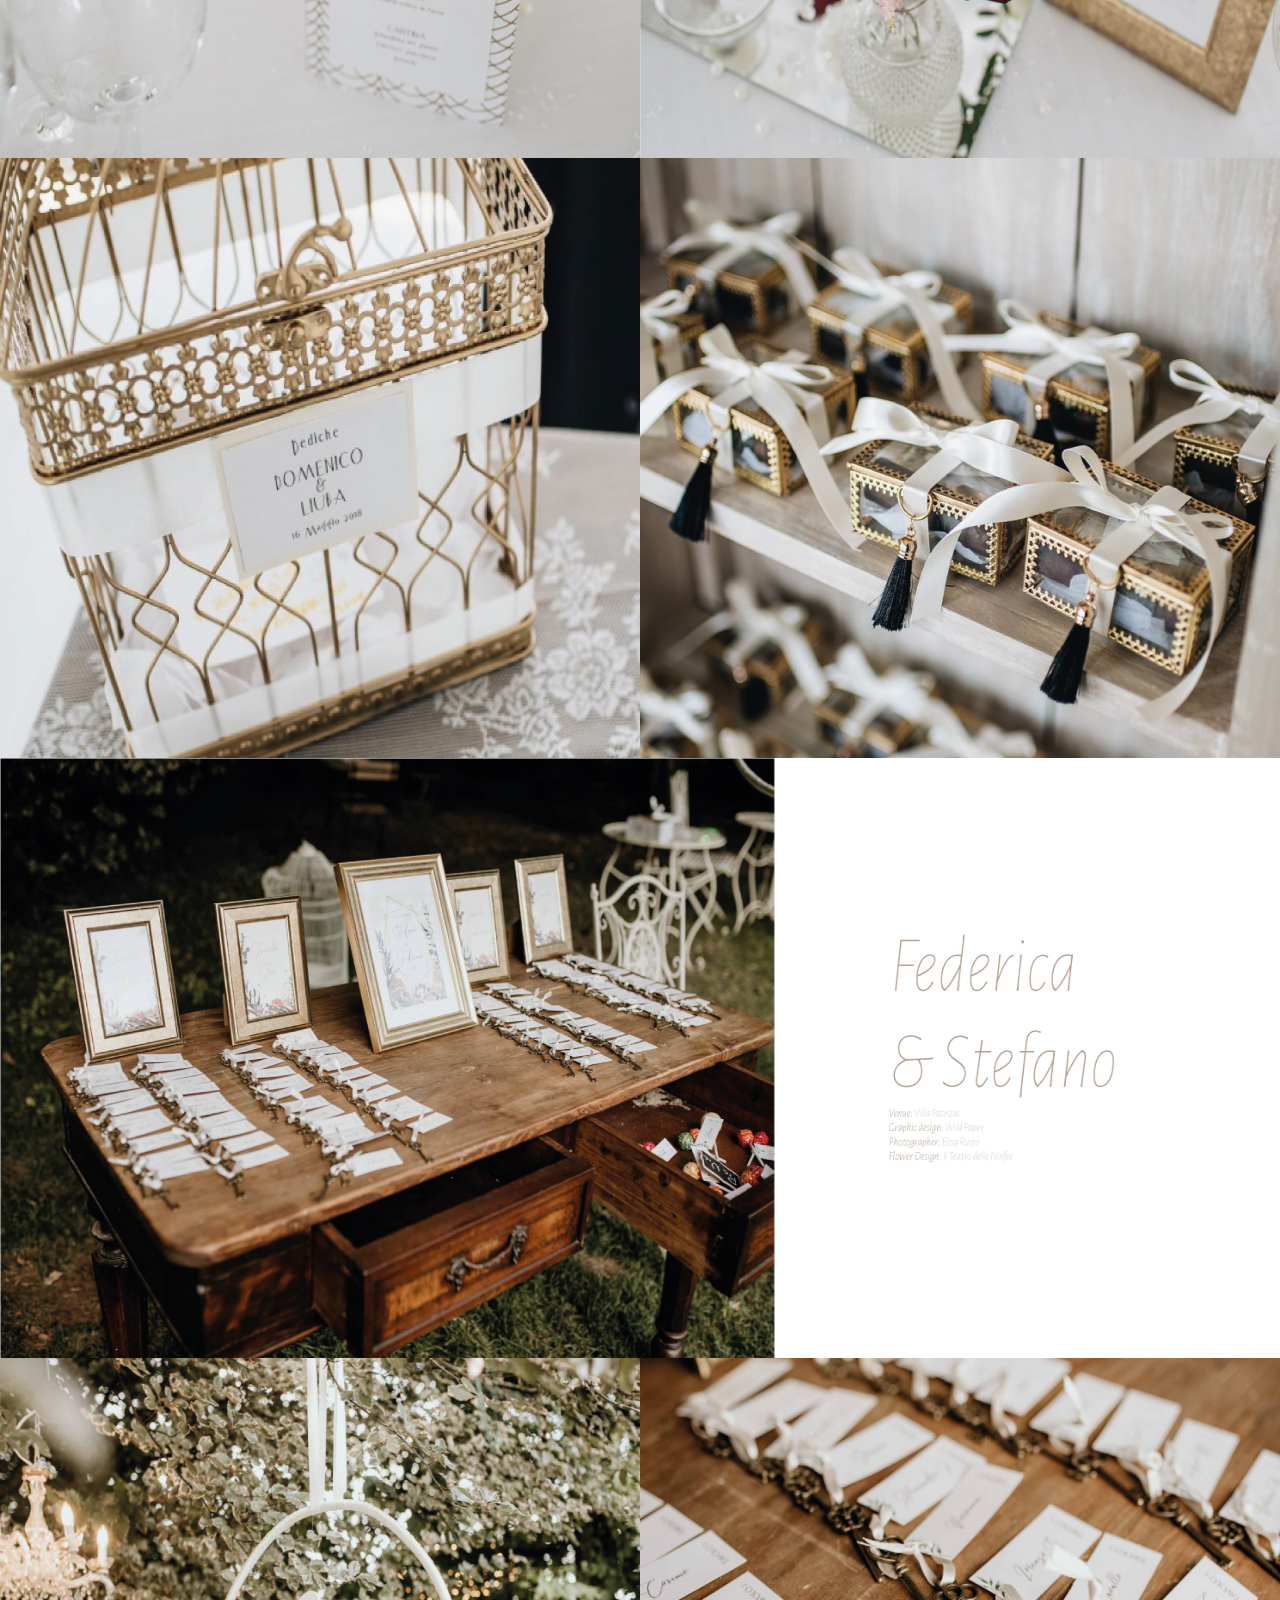
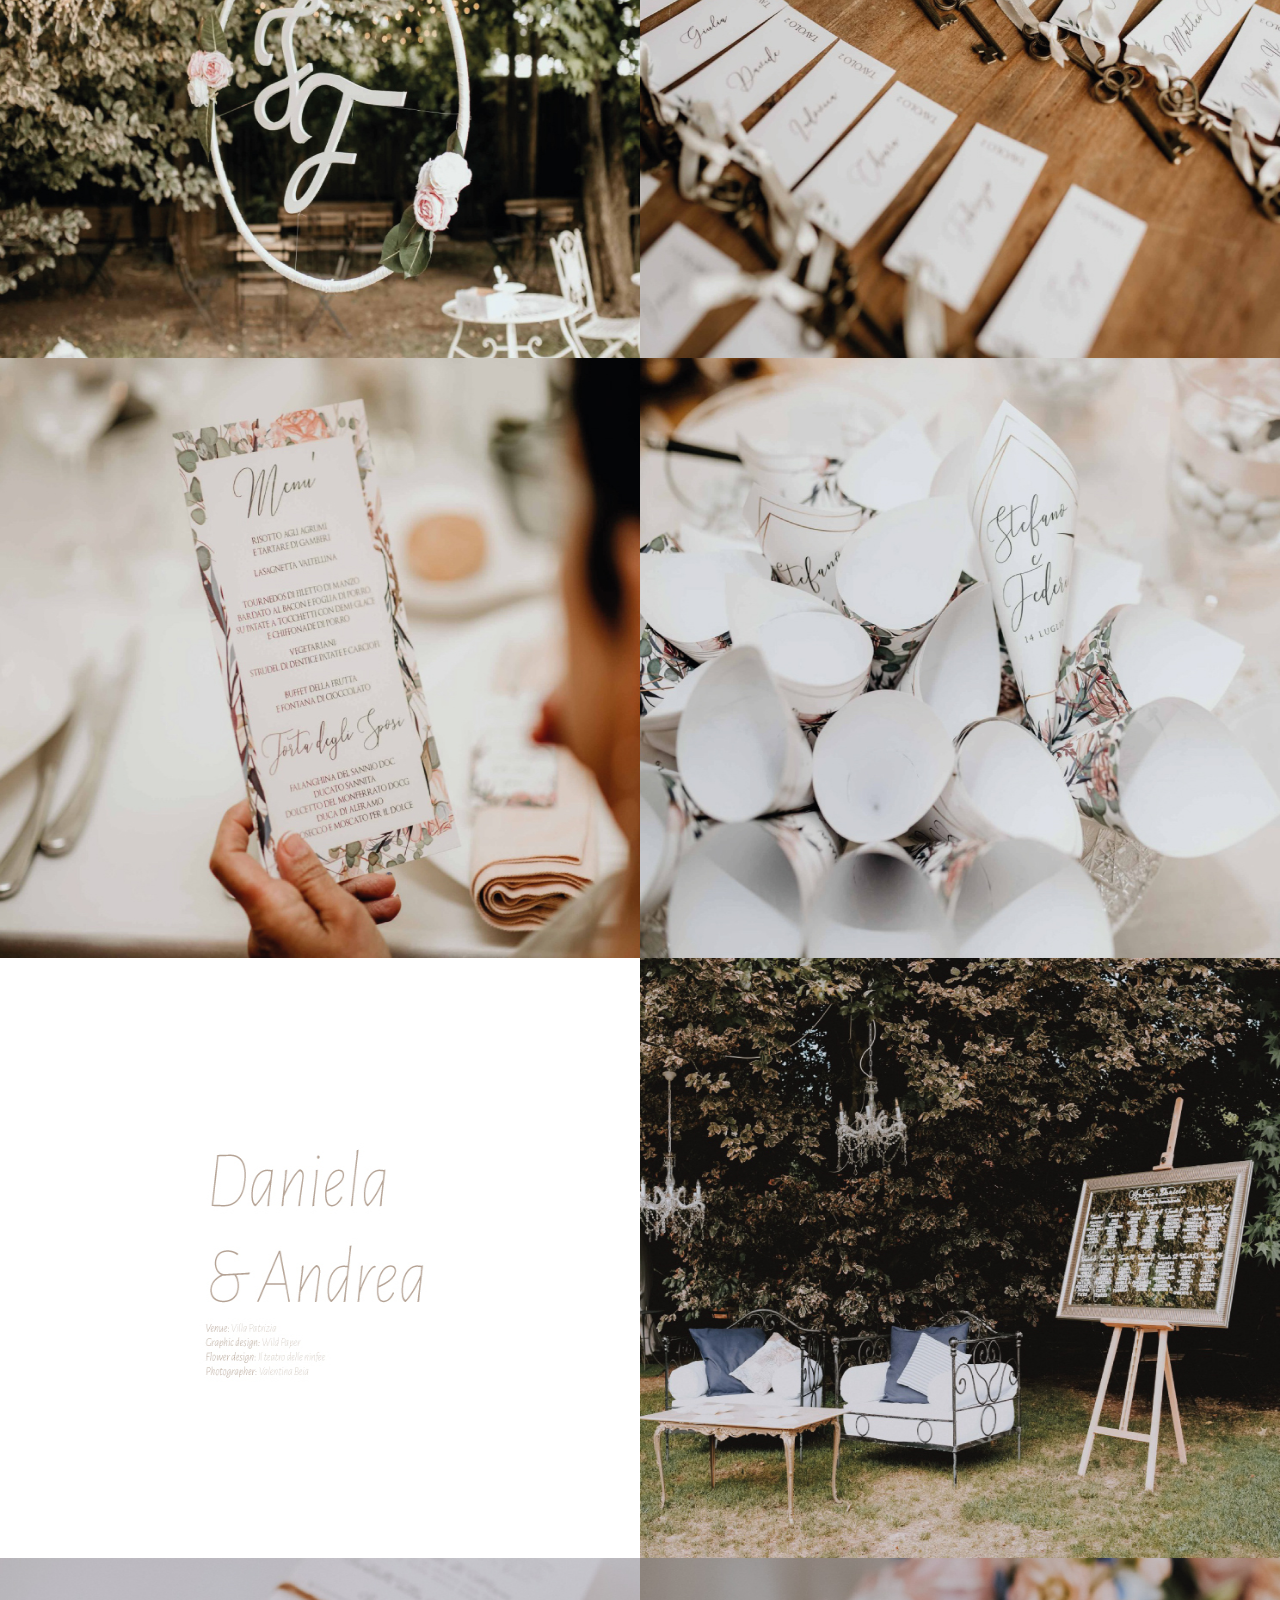
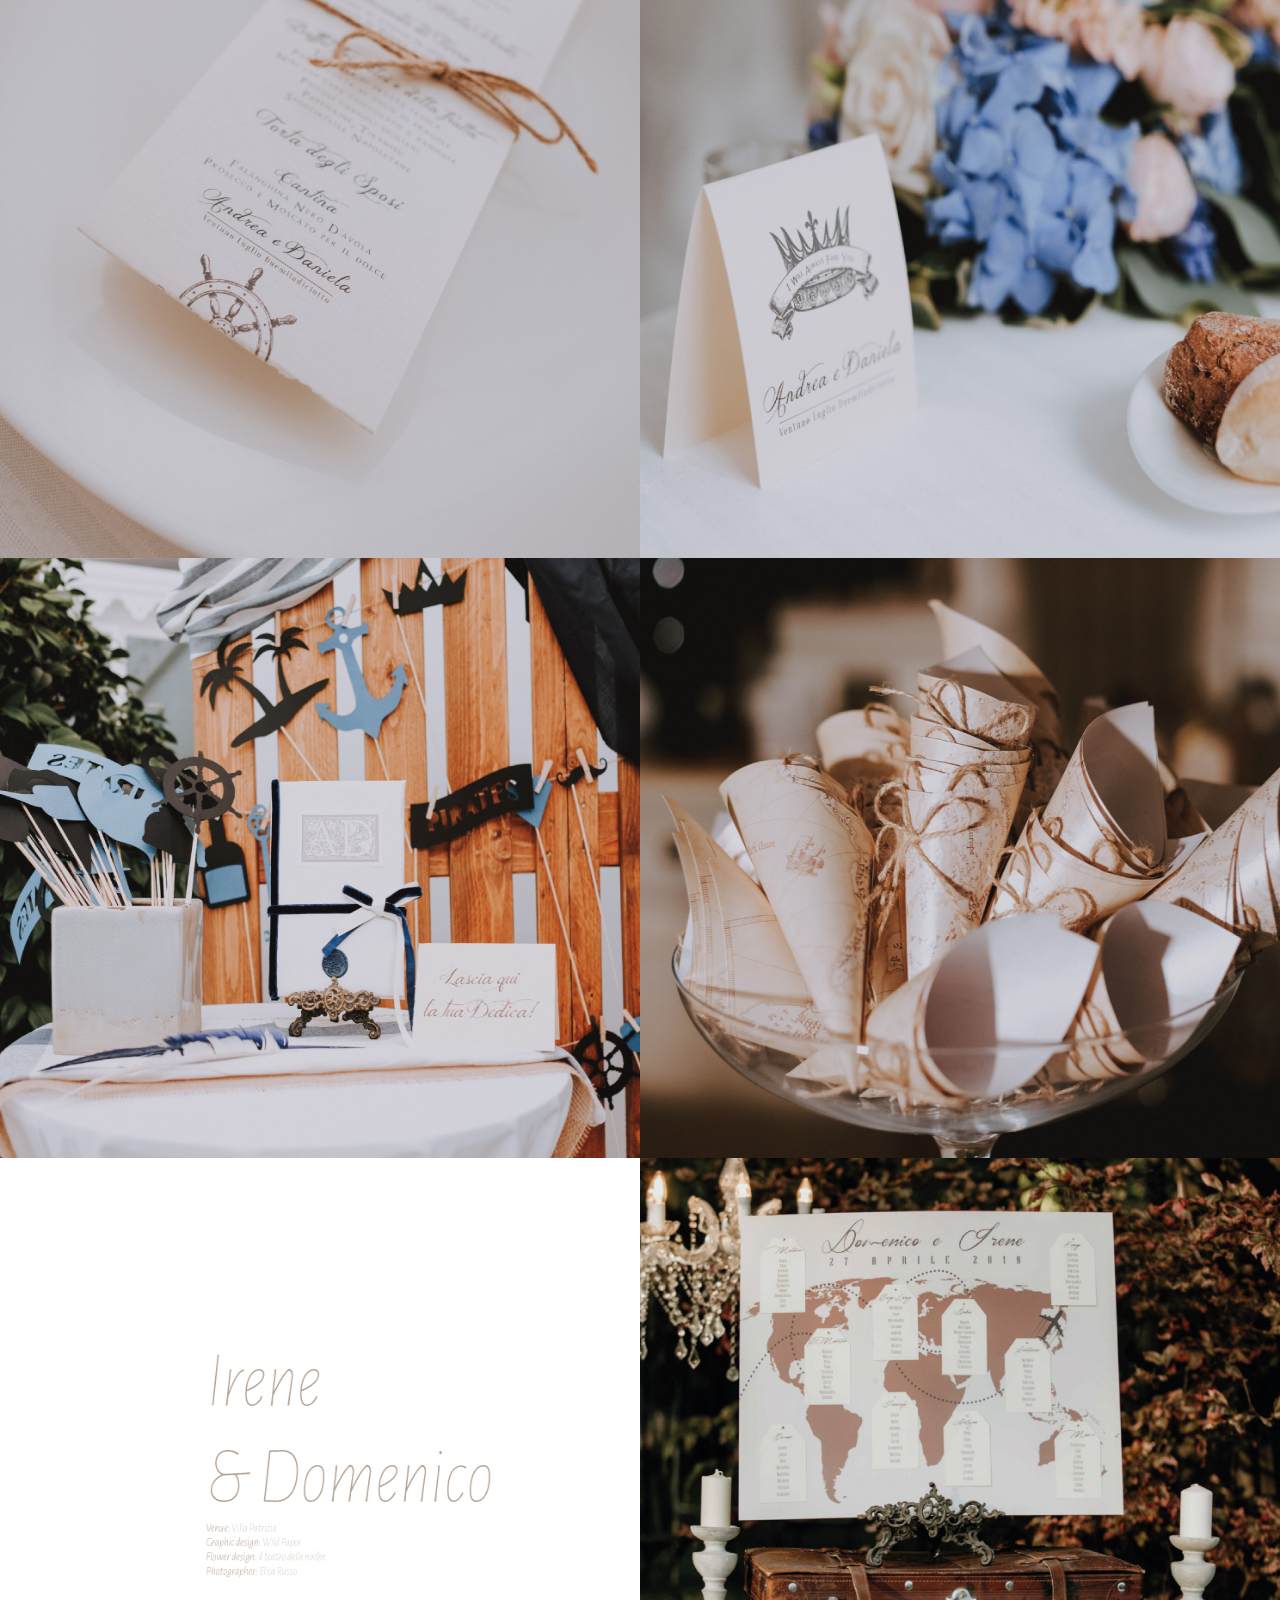
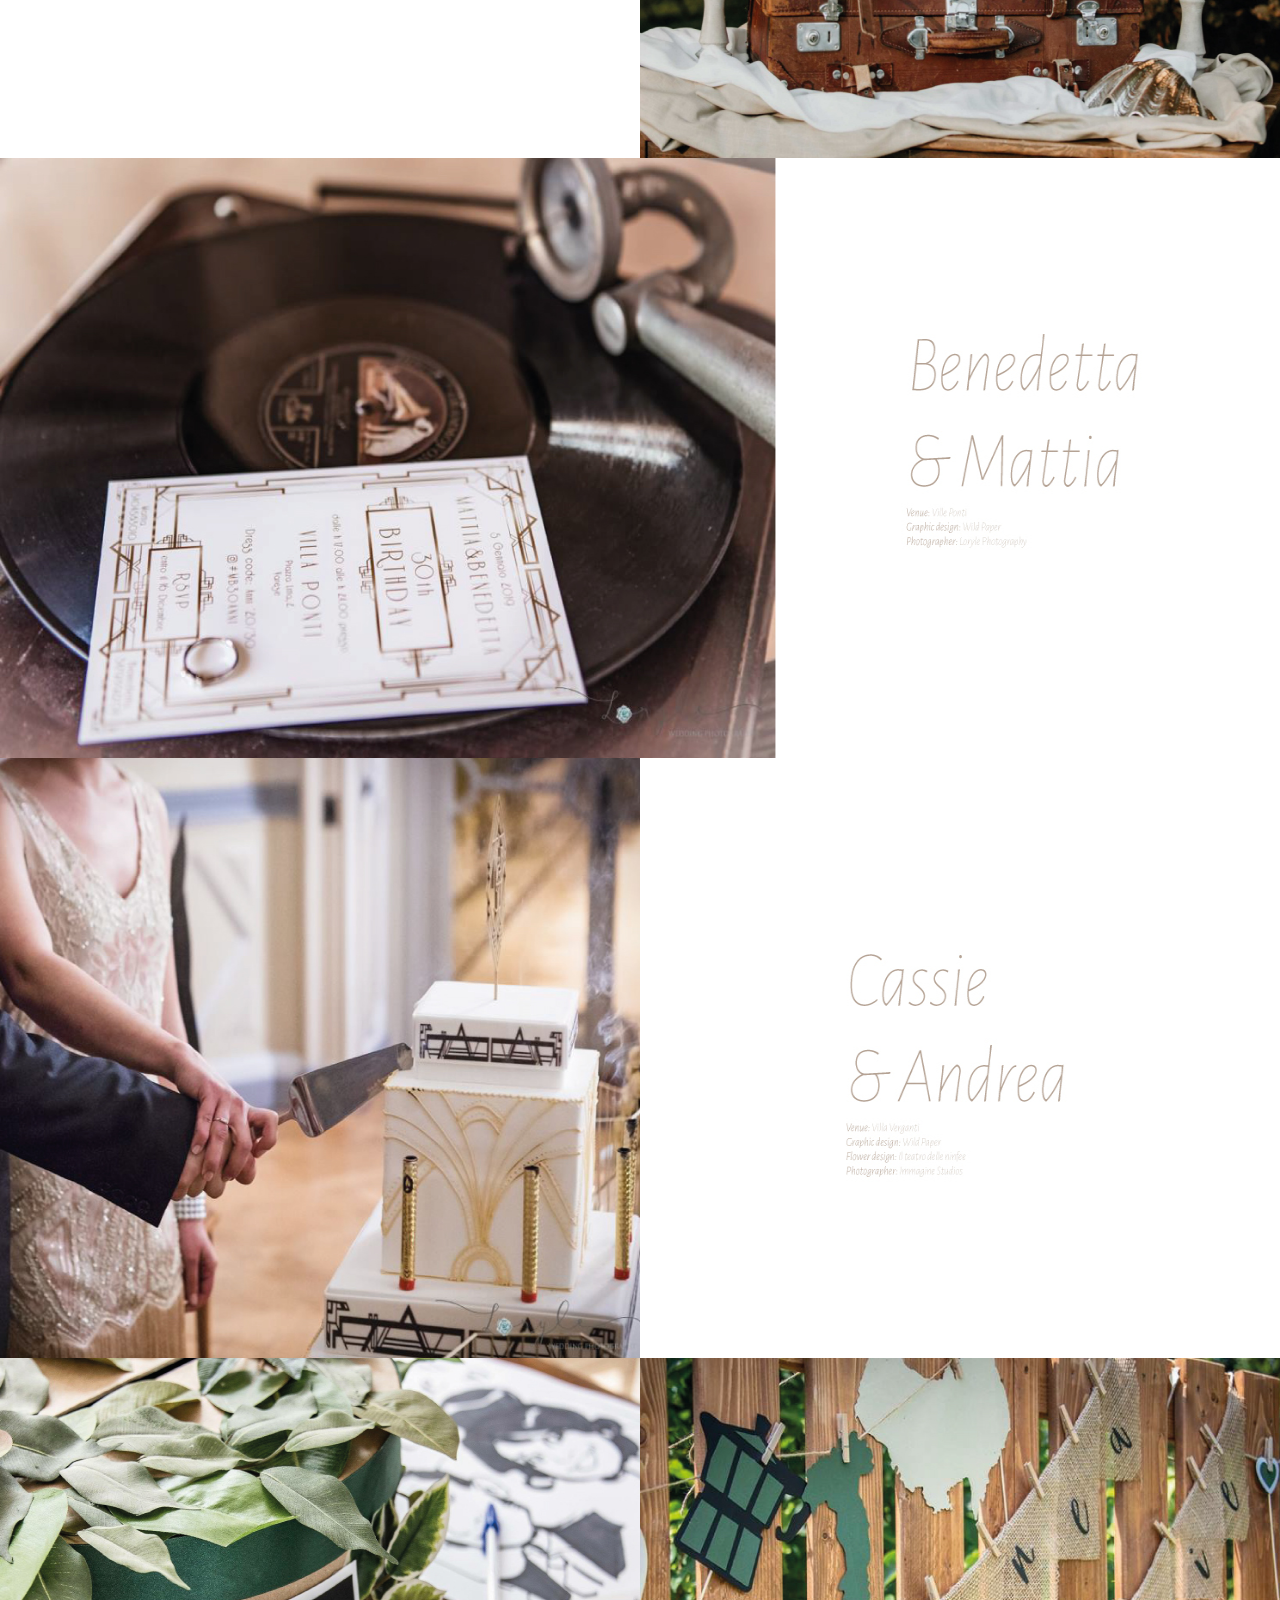
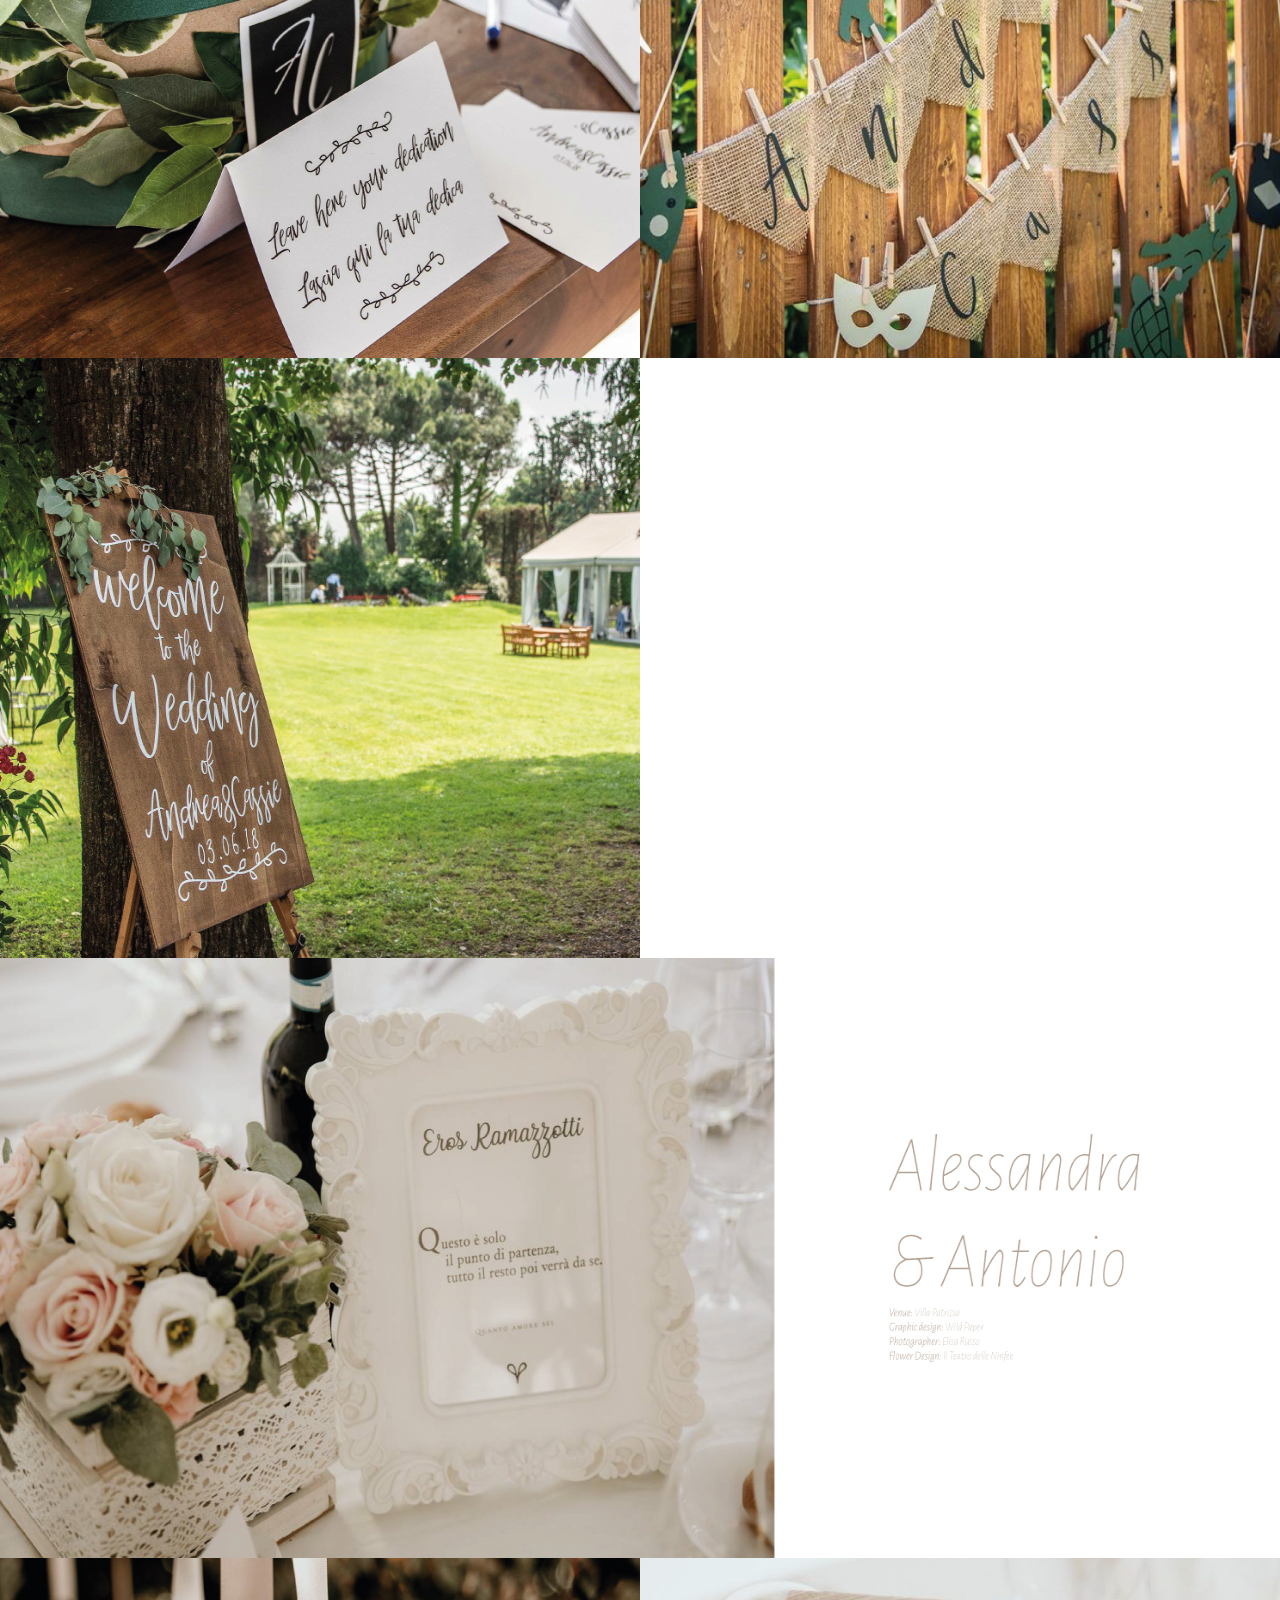
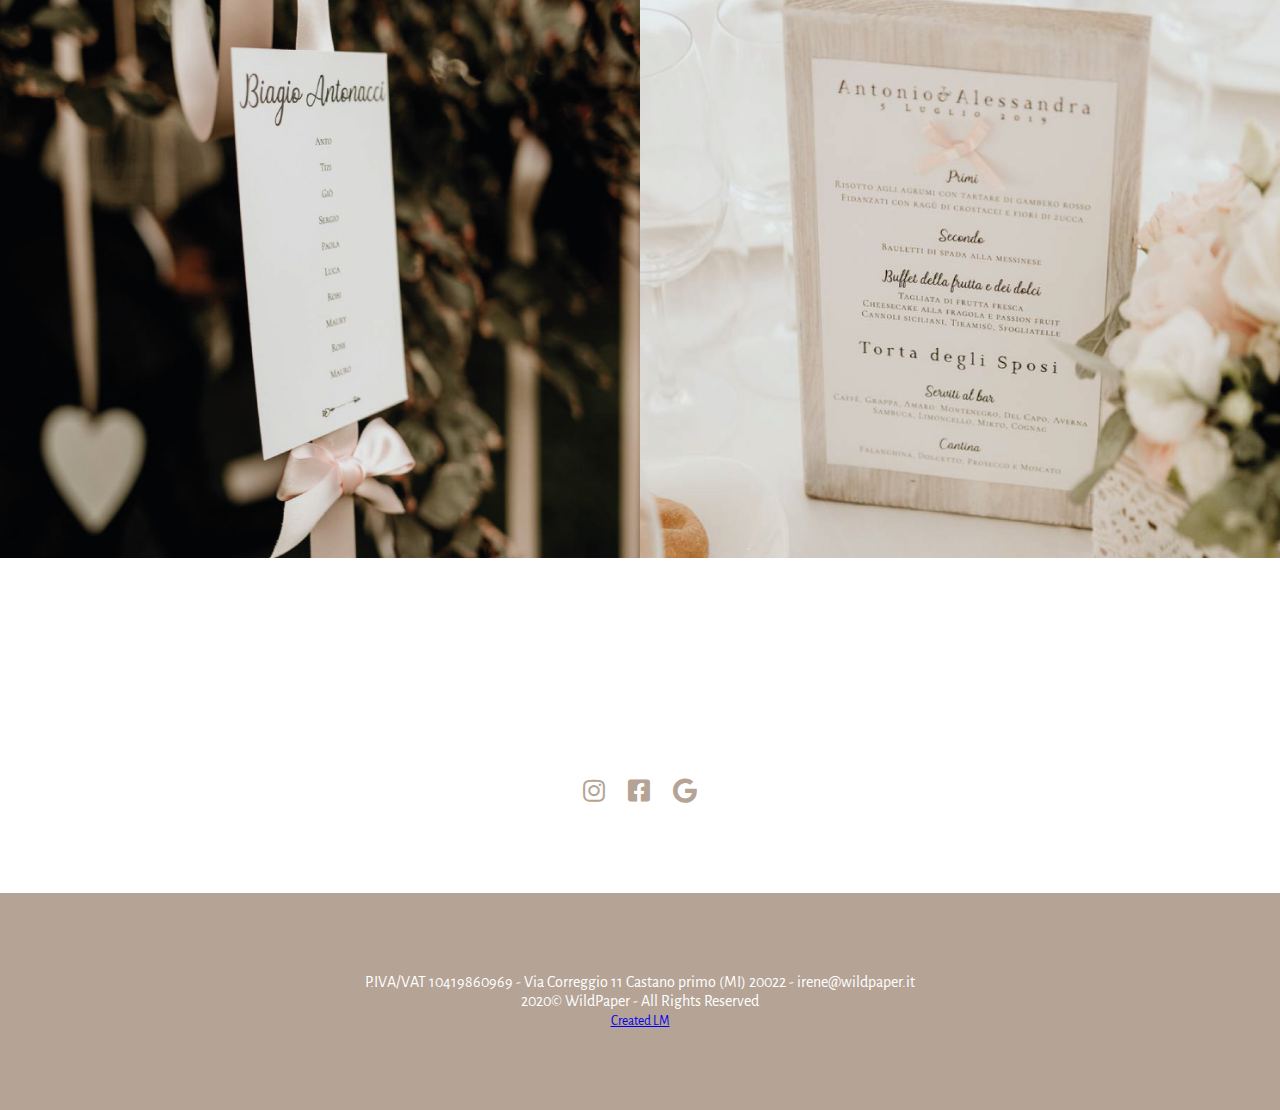
<file: gallery_view_3.html>
<!DOCTYPE html>
<html lang="en" dir="ltr">
    <head>
        <meta charset="utf-8">
        <meta name="viewport" content="width=device-width, initial-scale=1.0">
        <title></title>
        <link href="https://fonts.googleapis.com/css2?family=Alegreya+Sans&display=swap" rel="stylesheet">
        <link rel="stylesheet" href="https://use.fontawesome.com/releases/v5.5.0/css/all.css"/>
        <script src="https://ajax.googleapis.com/ajax/libs/jquery/3.4.1/jquery.min.js"></script>
        <link rel="stylesheet" href="css/style.css">
        <link rel="stylesheet" href="css/styleGallery.css">
    </head>
    <body>
      <div class="nav-full-w">
          <nav>
            <div class="nav-lat">
                <ul>
                  <li class="uno"><a href="#"><span class="icon"><i class="fas fa-mars-stroke-v"></i></i></span><span class="text-menu">ABOUT ME</span> </a></li>
                  <li class="due"><a href="gallery.html"><span class="icon"><i class="fas fa-camera"></i></span><span class="text-menu">GALLERY</span> </a></li>
                </ul>
            </div>
            <div class="nav-center">
                  <a href="index.html"><img src="img/logo.png" alt=""></a>
            </div>
            <div class="nav-lat">
              <ul>
                <li class="tre"><a href="#"><span class="icon"><i class="fas fa-envelope"></i></span><span class="text-menu">CONTACT</span> </a></li>
                <li class="quattro"><a href="#"><span class="icon"><i class="fas fa-newspaper"></i></span><span class="text-menu">PRESS</span> </a></li>
              </ul>
            </div>
            <div class="about-me">
              <div class="main-tendina">
                <div class="main-tendina-box-img none">
                  <img src="img/io.jpg" alt="">
                </div>
                <div class="main-tendina-box-text none">
                  <div class="close">
                    <i class="fas fa-times"></i>
                  </div>
                  <p>CIAO!</p>
                  <p>Sono Irene e sono una Wedding Graphic Designer; Sono specializzata in grafica e styling e grazie alla mia passione e creatività, ho dato vita a WildPaper; Mi occupo di tutto ciò che riguarda i piccoli ma fondamentali dettagli di un matrimonio, al fine di renderlo decorato al meglio senza tralasciare nessun aspetto; In un primo incontro conoscitivo, adoro entrare in empatia per disegnare e creare ciò che vi identifica e caratterizza maggiormente. Presto molta attenzione al budget, fornendovi sempre e comunque la soluzione migliore. Mi prenderò cura di ogni aspetto relativo alla grafica; dalla progettazione, alla stampa fino a al confezionamento.</p>
                  <p>ELEMENTI DELLA WEDDING STATIONERY:</p>
                  <p>Save the Date</p>
                  <p>Partecipazioni e Inviti</p>
                  <p>Libretti cerimonia</p>
                  <p>Wedding bag</p>
                  <p>Tableau de mariage</p>
                  <p>Menù</p>
                  <p>Segnaposto</p>
                  <p>Bomboniere a tema</p>
                  <p>Tag ringraziamento</p>
                  <p>Photobooth</p>
                  <p>Guestbook</p>
                </div>
              </div>
            </div>
            <div class="contact">
              <div class="main-tendina">
                <div class="main-tendina-box-img-tre none">
                  <a target="_blank" href="https://www.google.com/maps/place/Wildpaper/@45.5587012,8.7849763,16.75z/data=!4m5!3m4!1s0x0:0x3f91326af5935a15!8m2!3d45.5590165!4d8.7841687"><img src="img/maps.jpg" alt="img/io.jpeg"></a>
                </div>
                <div class="main-tendina-box-text-tre none">
                  <div class="close">
                    <i class="fas fa-times"></i>
                  </div>
                  <p>CONTACT</p>
                  <p>Indirizzo: Via Correggio, 11 20022 Castano Primo (MI)</p>
                  <p>Mail: irene@wildpaper.it</p>
                  <p>Telefono: +39 345 8259623</p>
                  <p>Orari: Lun - Ven 9:30 - 12:30 / 14:00 - 18:00</p>
                  <p>Si riceve su appuntamento</p>
                  <p>LA PRIMA CONSULENZA E' GRATUITA:</p>
                  <button id="contattami" type="button" name="button">CONTATTAMI</button>
                </div>
              </div>
            </div>
            <div class="press">
              <div class="main-tendina">
                <div class="main-tendina-box-img-quattro none">
                  <a target="_blank" href="http://weddingwonderland.it/2020/08/ispirazione-botanica-in-cascina.html?fbclid=IwAR1A5SuhLDzvjiacRbberFxAsu13rHVVyfOKxQYS0wBKeYoqTHLAALEBtAs"><img class="sx" src="img/press/weddingWonderland.jpg" alt=""></a>
                  <a target="_blank" href="https://www.zankyou.it/p/wildpaper-una-realta-in-crescita-e-punto-di-riferimento-per-personalizzare-grafiche-inviti-e-dettagli-del-vostro-matrimonio"><img class="sx" src="img/press/ZankYou.jpg" alt=""></a>
                </div>
                <div class="main-tendina-box-text-quattro none">
                  <div class="close">
                    <i class="fas fa-times"></i>
                  </div>
                </div>
                <div class="main-tendina-box-img-quattro none">
                  <a target="_blank" href="https://europewedding.it/invitation-a-way-to-show-your-personality?fbclid=IwAR1A5SuhLDzvjiacRbberFxAsu13rHVVyfOKxQYS0wBKeYoqTHLAALEBtAs"><img class="dx" src="img/press/EuropeWedding.jpg" alt=""></a>
                  <a target="_blank" href="https://www.italianweddingcircle.com/weaving-pantones-colour-of-the-year-into-your-italian-wedding/"><img class="dx" src="img/press/ItalianWeddingCircle.jpg" alt=""></a>
                </div>
              </div>
            </div>
          </nav>
      </div>
        <div class="main-one-fw padding">
            <div class="main-one-gallery-due">
                <div class="main-one-text">
                  <p>"Gli incontri più importanti sono già combinati dalle anime prima ancora che i corpi si vedano"</p>
                  <p>Paulo Coelho</p>
                  <p>11 minuti</p>
                </div>
            </div>
        </div>
        <div class="main-one-fw white">
          <h1>Matrimoni</h1>
            <div class="main-one-gallery-view white">
              <div class="main-gallery">
                <div class="img-view">
                  <img class="" src="img/gallery/3/1.jpg" alt="">
                </div>
                <div class="img-view">
                  <img class="" src="img/gallery/3/2.jpg" alt="">
                </div>
                <div class="img-view">
                  <img class="" src="img/gallery/3/3.jpg" alt="">
                </div>
                <div class="img-view">
                  <img class="" src="img/gallery/3/4.jpg" alt="">
                </div>
                <div class="img-view">
                  <img class="" src="img/gallery/3/5.jpg" alt="">
                </div>
                <div class="img-view">
                  <img class="" src="img/gallery/3/6.jpg" alt="">
                </div>
                <div class="img-view-100">
                  <img class="" src="img/gallery/3/7.jpg" alt="">
                </div>
                <div class="img-view">
                  <img class="" src="img/gallery/3/8.jpg" alt="">
                </div>
                <div class="img-view">
                  <img class="" src="img/gallery/3/9.jpg" alt="">
                </div>
                <div class="img-view">
                  <img class="" src="img/gallery/3/10.jpg" alt="">
                </div>
                <div class="img-view">
                  <img class="" src="img/gallery/3/11.jpg" alt="">
                </div>
                <div class="img-view">
                  <img class="" src="img/gallery/3/12.jpg" alt="">
                </div>
                <div class="img-view">
                  <img class="" src="img/gallery/3/13.jpg" alt="">
                </div>
                <div class="img-view">
                  <img class="" src="img/gallery/3/14.jpg" alt="">
                </div>
                <div class="img-view">
                  <img class="" src="img/gallery/3/15.jpg" alt="">
                </div>
                <div class="img-view">
                  <img class="" src="img/gallery/3/16.jpg" alt="">
                </div>
                <div class="img-view">
                  <img class="" src="img/gallery/3/17.jpg" alt="">
                </div>
                <div class="img-view">
                  <img class="" src="img/gallery/3/18.jpg" alt="">
                </div>
                <div class="img-view">
                  <img class="" src="img/gallery/3/19.jpg" alt="">
                </div>
                <div class="img-view-100">
                  <img class="" src="img/gallery/3/20.jpg" alt="">
                </div>
                <div class="img-view">
                  <img class="" src="img/gallery/3/21.jpg" alt="">
                </div>
                <div class="img-view">
                  <img class="" src="img/gallery/3/22.jpg" alt="">
                </div>
                <div class="img-view">
                  <img class="" src="img/gallery/3/23.jpg" alt="">
                </div>
                <div class="img-view">
                  <img class="" src="img/gallery/3/24.jpg" alt="">
                </div>
                <div class="img-view">
                  <img class="" src="img/gallery/3/25.jpg" alt="">
                </div>
                <div class="img-view-100">
                  <img class="" src="img/gallery/3/26.jpg" alt="">
                </div>
                <div class="img-view">
                  <img class="" src="img/gallery/3/27.jpg" alt="">
                </div>
                <div class="img-view">
                  <img class="" src="img/gallery/3/28.jpg" alt="">
                </div>
              </div>
            </div>
        </div>
        <!-- <div class="main-one-fw black">
          <img src="img/slide1.jpeg" alt="">
          <img src="img/slide1.jpeg" alt="">
          <img src="img/slide1.jpeg" alt="">
          <img src="img/slide1.jpeg" alt="">
          <img src="img/slide1.jpeg" alt="">
          <img src="img/slide1.jpeg" alt="">
        </div> -->
        <div class="main-one-gallery white">
          <!-- <div class="main-gallery">

          </div> -->
          <div class="main-icon">
            <a target="_blank" href="https://www.instagram.com/wildpaperwedding/"><i class="fab fa-instagram"></i></a>
            <a target="_blank" href="https://www.facebook.com/WildPaperWedding/"><i class="fab fa-facebook-square"></i></a>
            <a target="_blank" href="https://www.google.com/search?q=wild+paper&spell=1&sa=X&ved=2ahUKEwiVydC8o-PoAhVPcZoKHcJaCwUQBSgAegQIFxAu&biw=1920&bih=943"><i class="fab fa-google"></i></a>
          </div>
        </div>
        <div class="main-one-fw footer">
            <div class="main-one">
                <div class="footer-text">
                  <p>P.IVA/VAT 10419860969 - Via Correggio 11 Castano primo (MI) 20022 - irene@wildpaper.it</p>
                  <p>2020© WildPaper - All Rights Reserved</p>
                  <p><small><a href="https://www.linkedin.com/in/mirko-longo-3925aa9b">Created LM</a></small></p>
                </div>
            </div>
        </div>

        <script src="js/main.js" charset="utf-8"></script>
    </body>
</html>
</file>
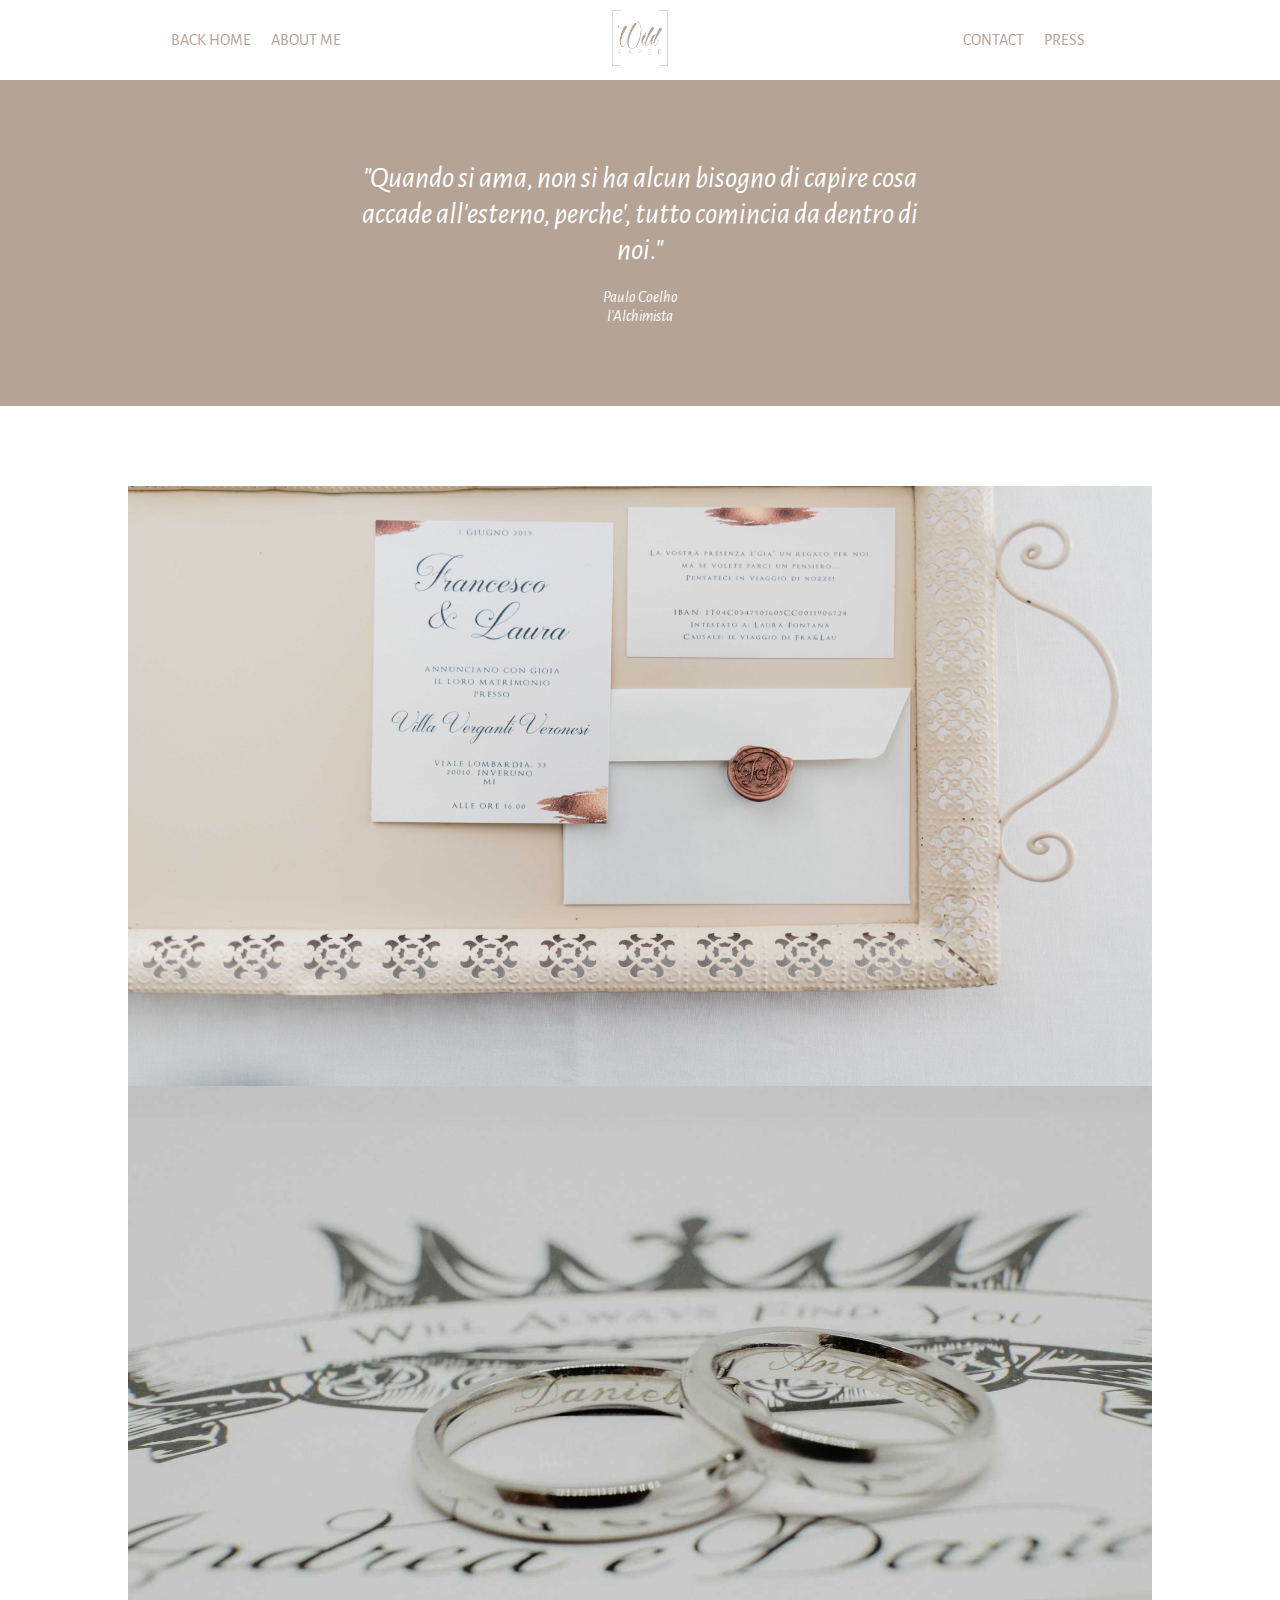
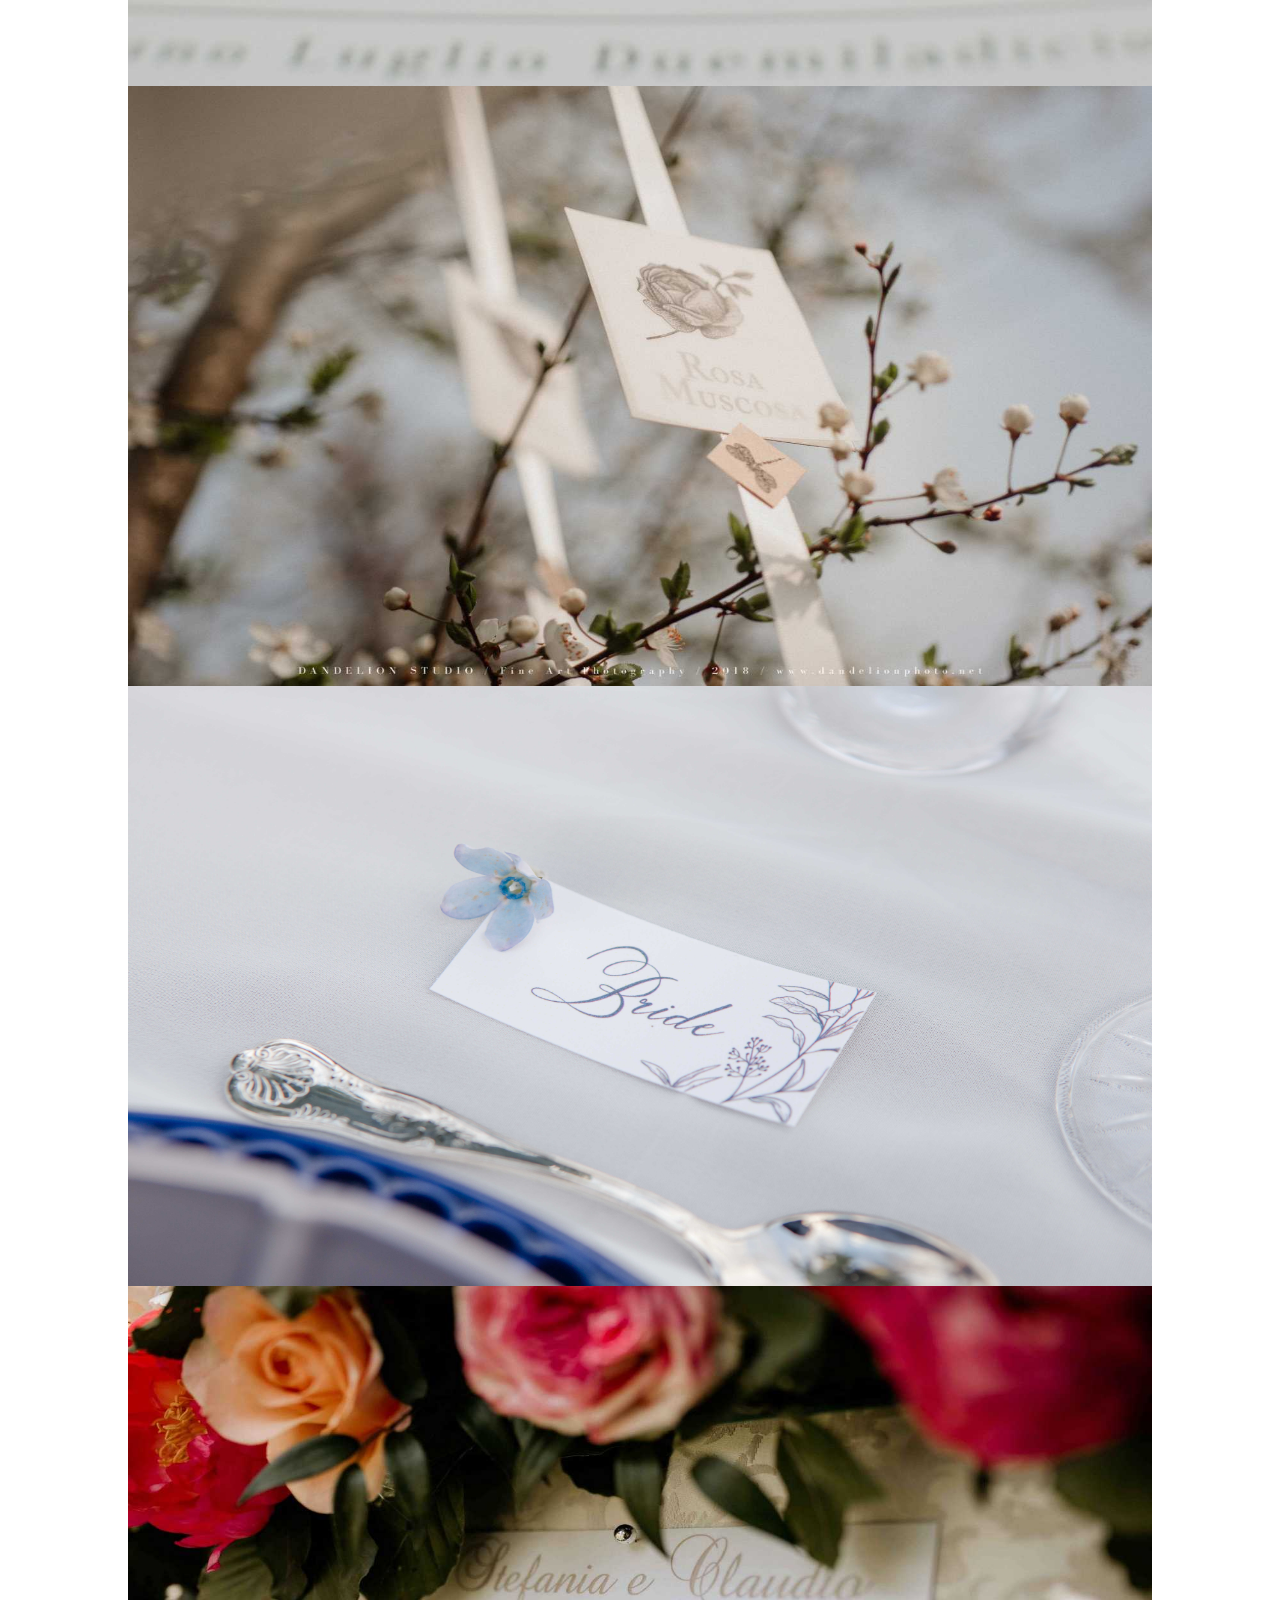
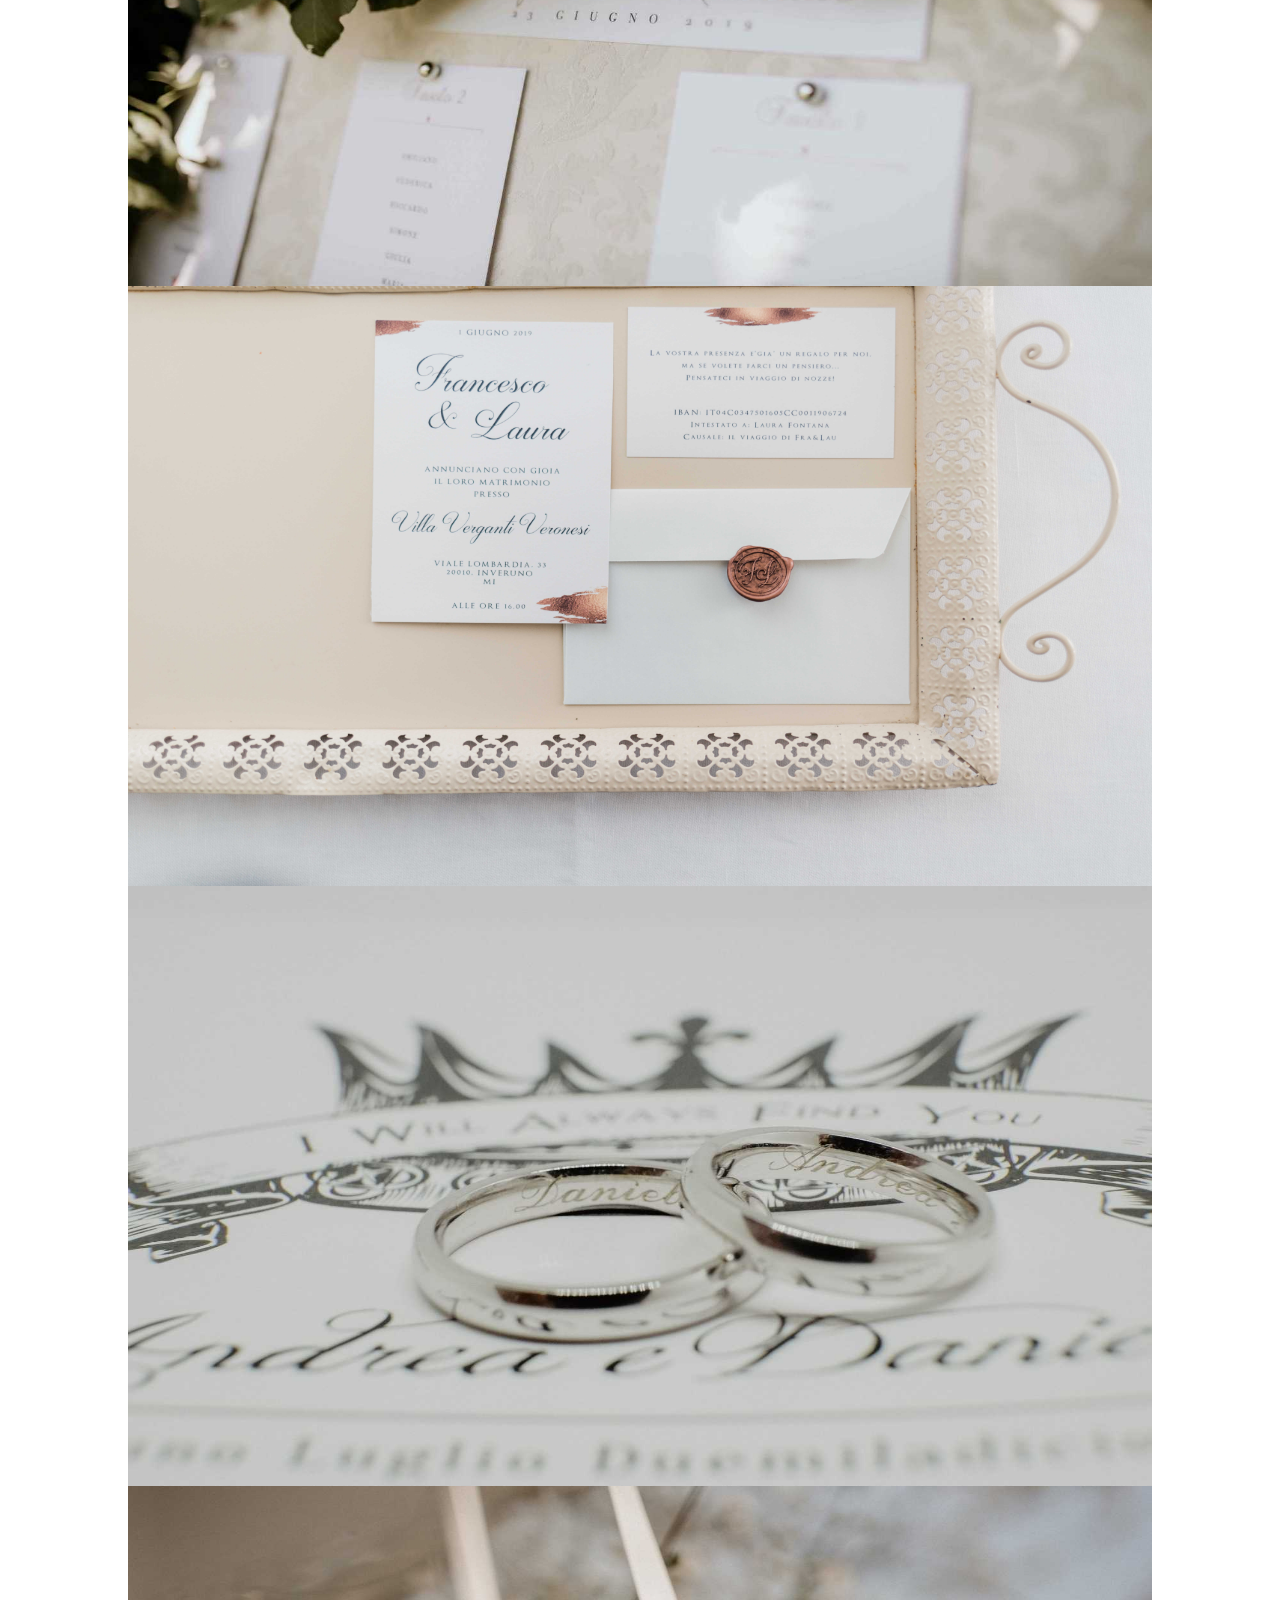
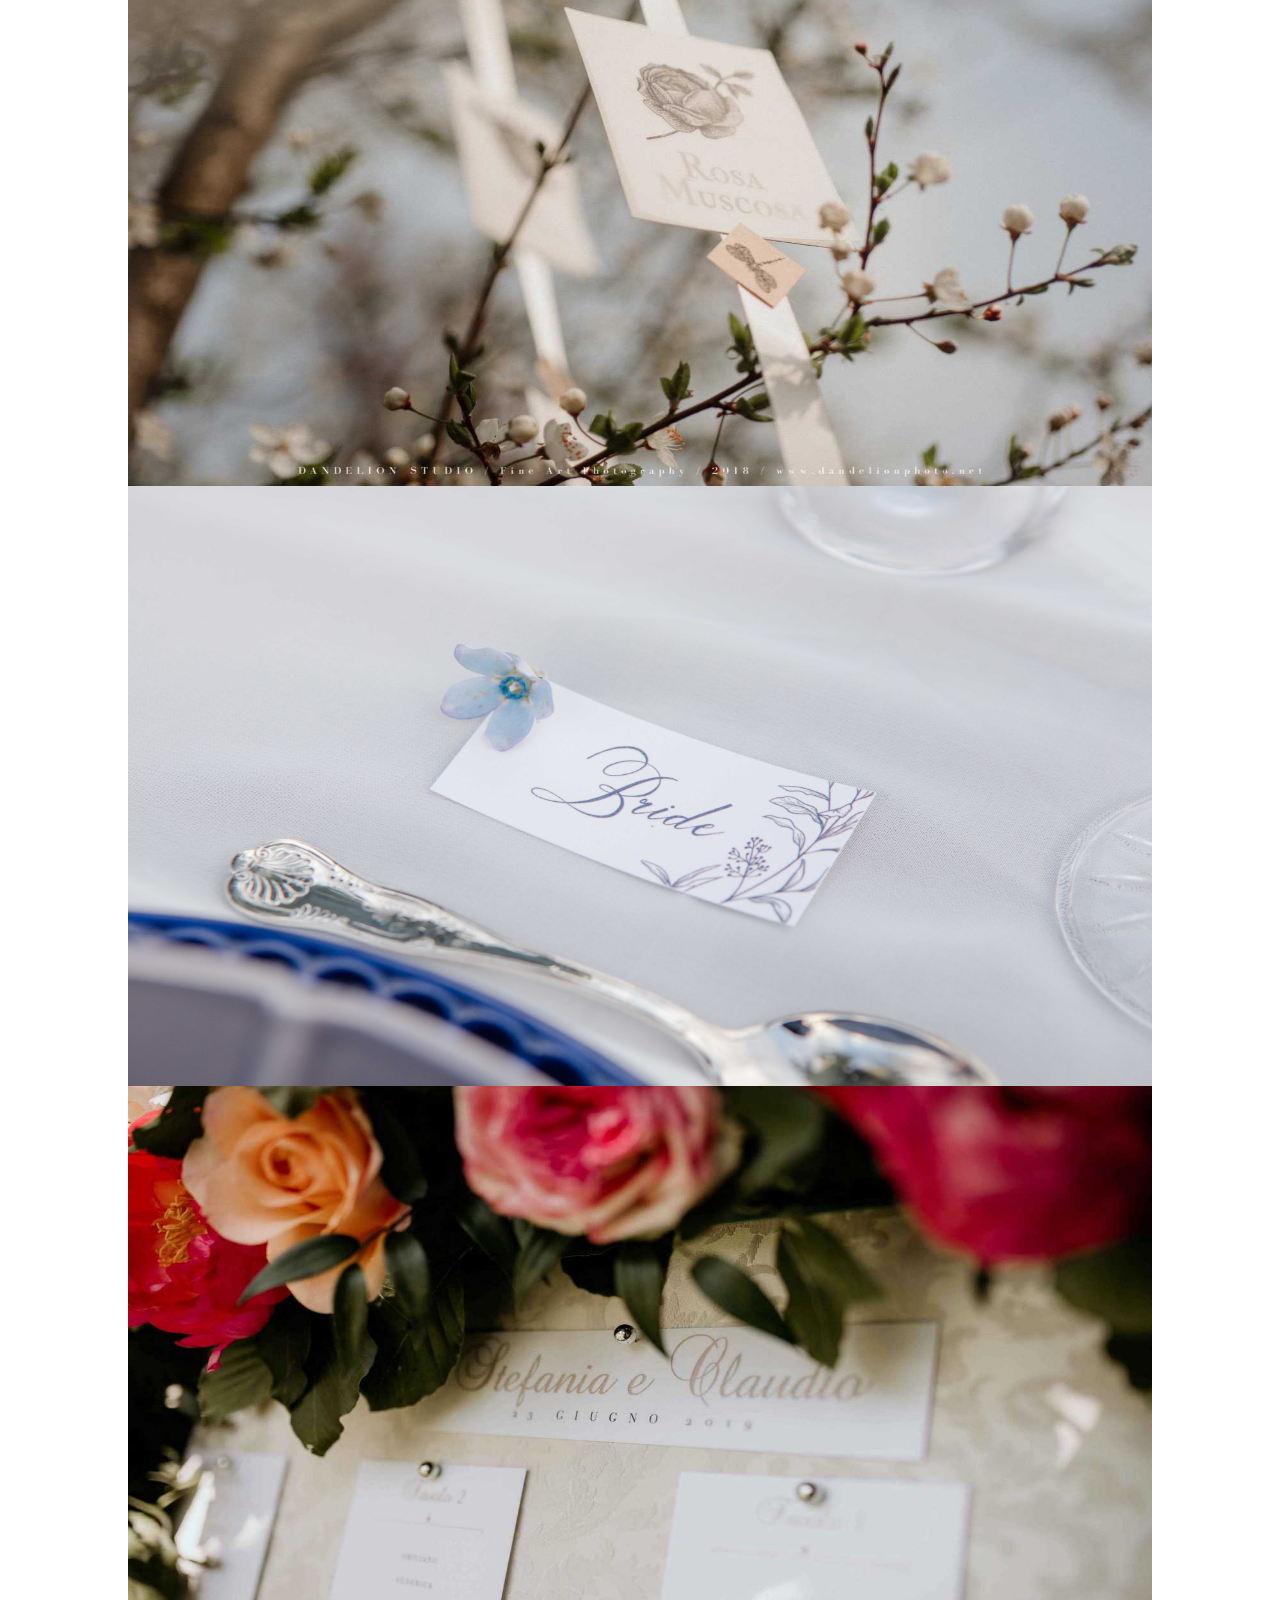
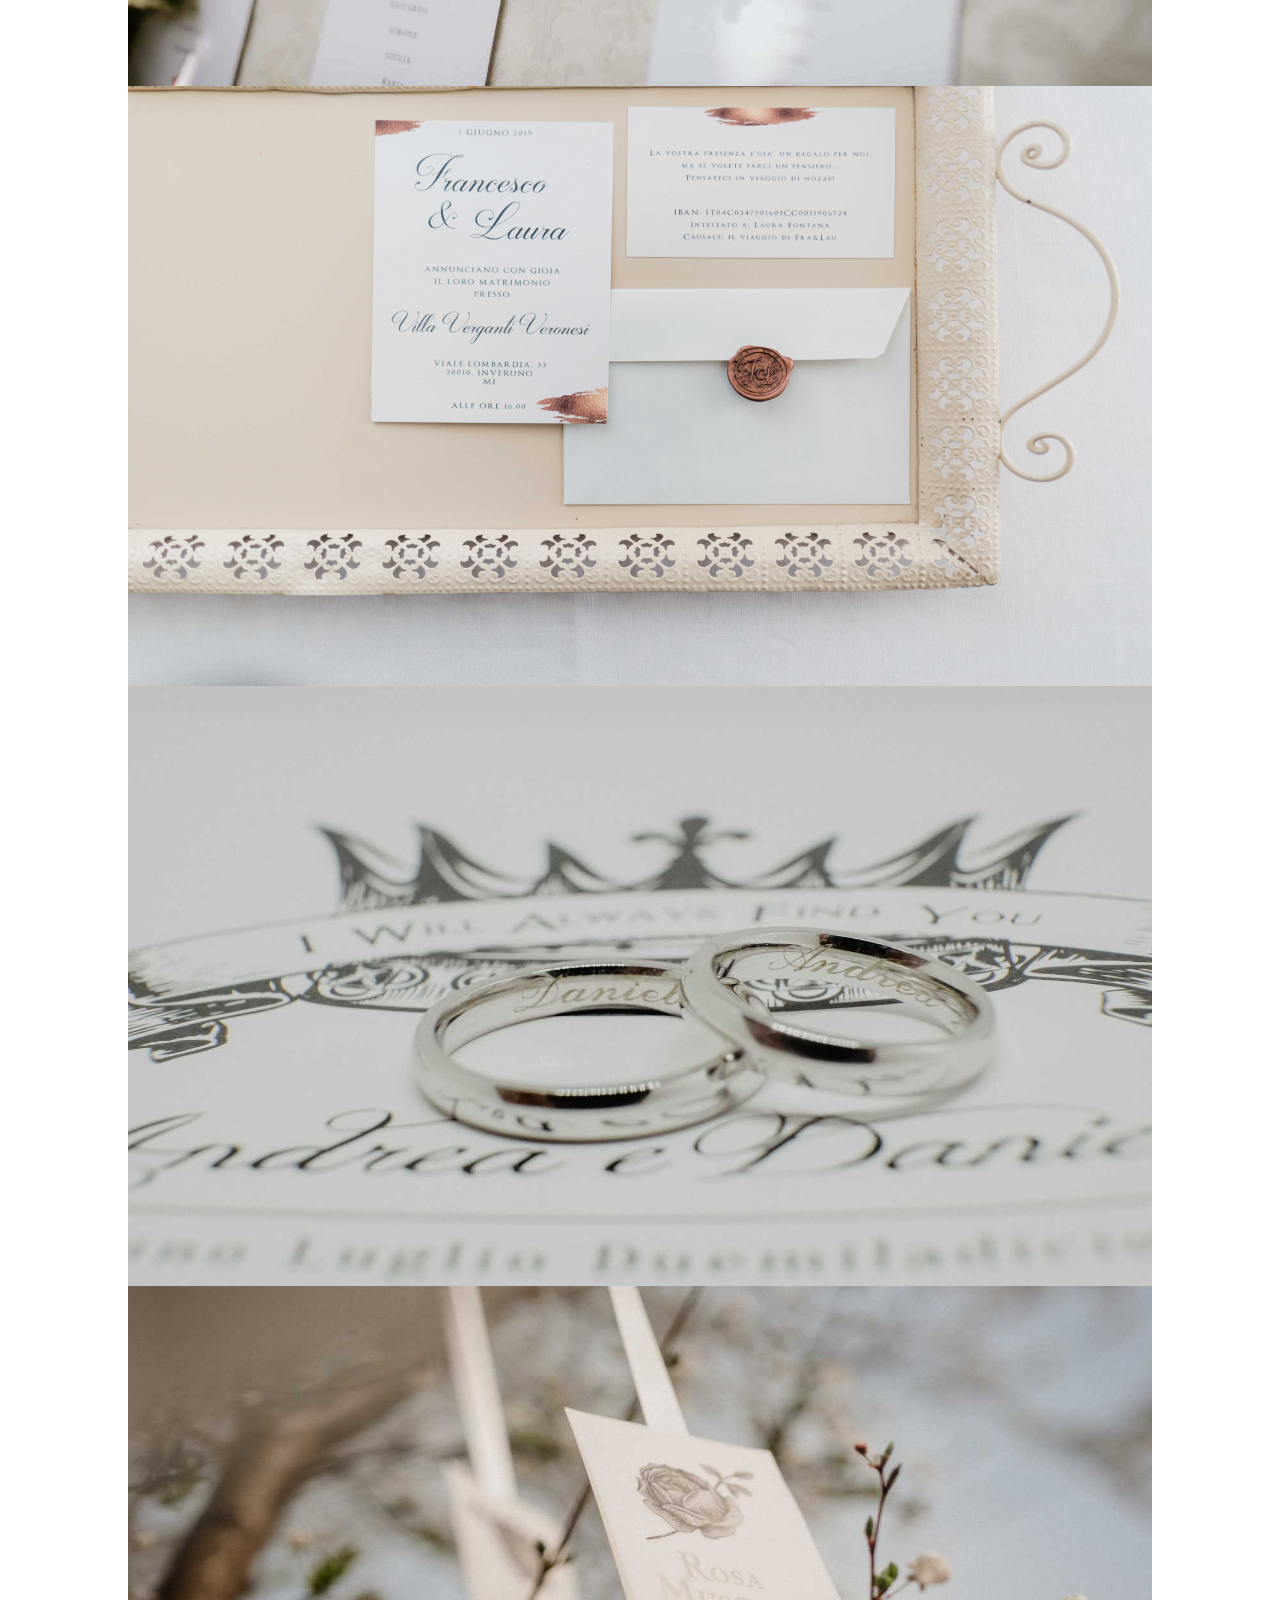
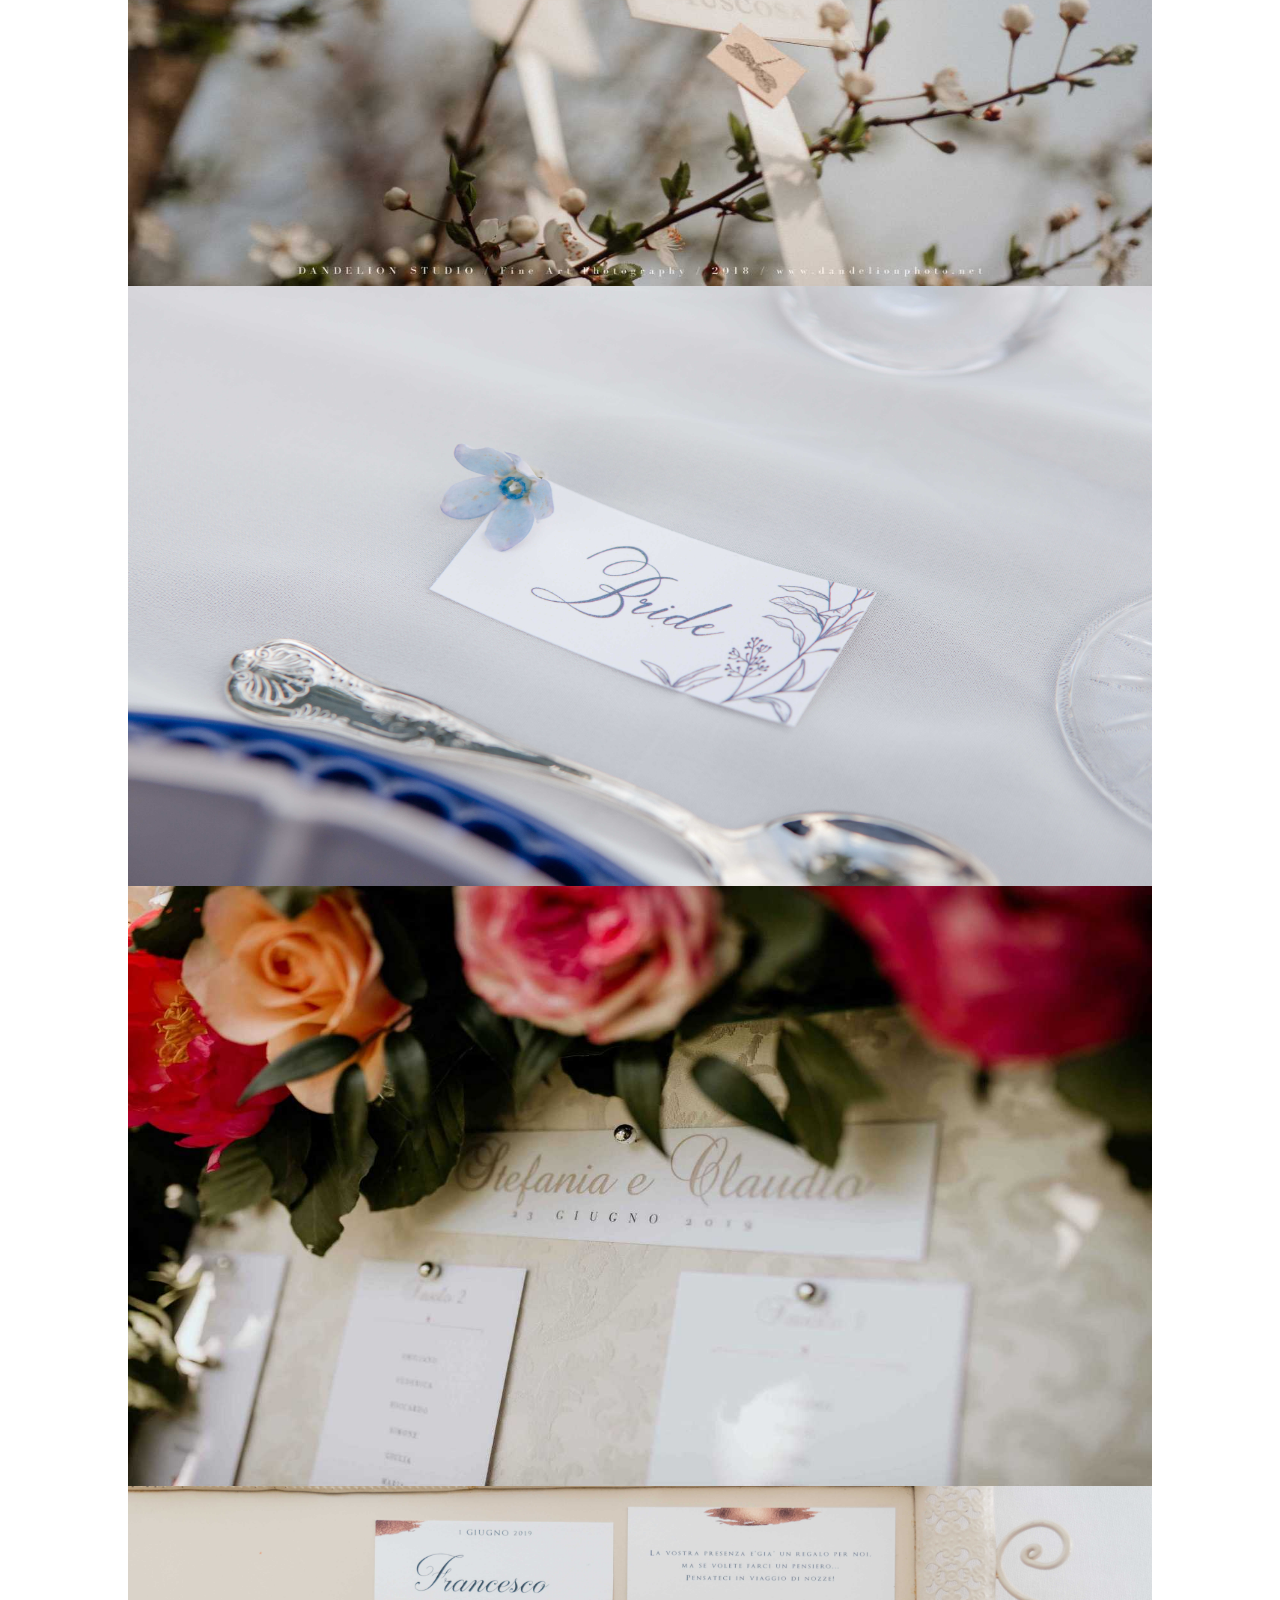
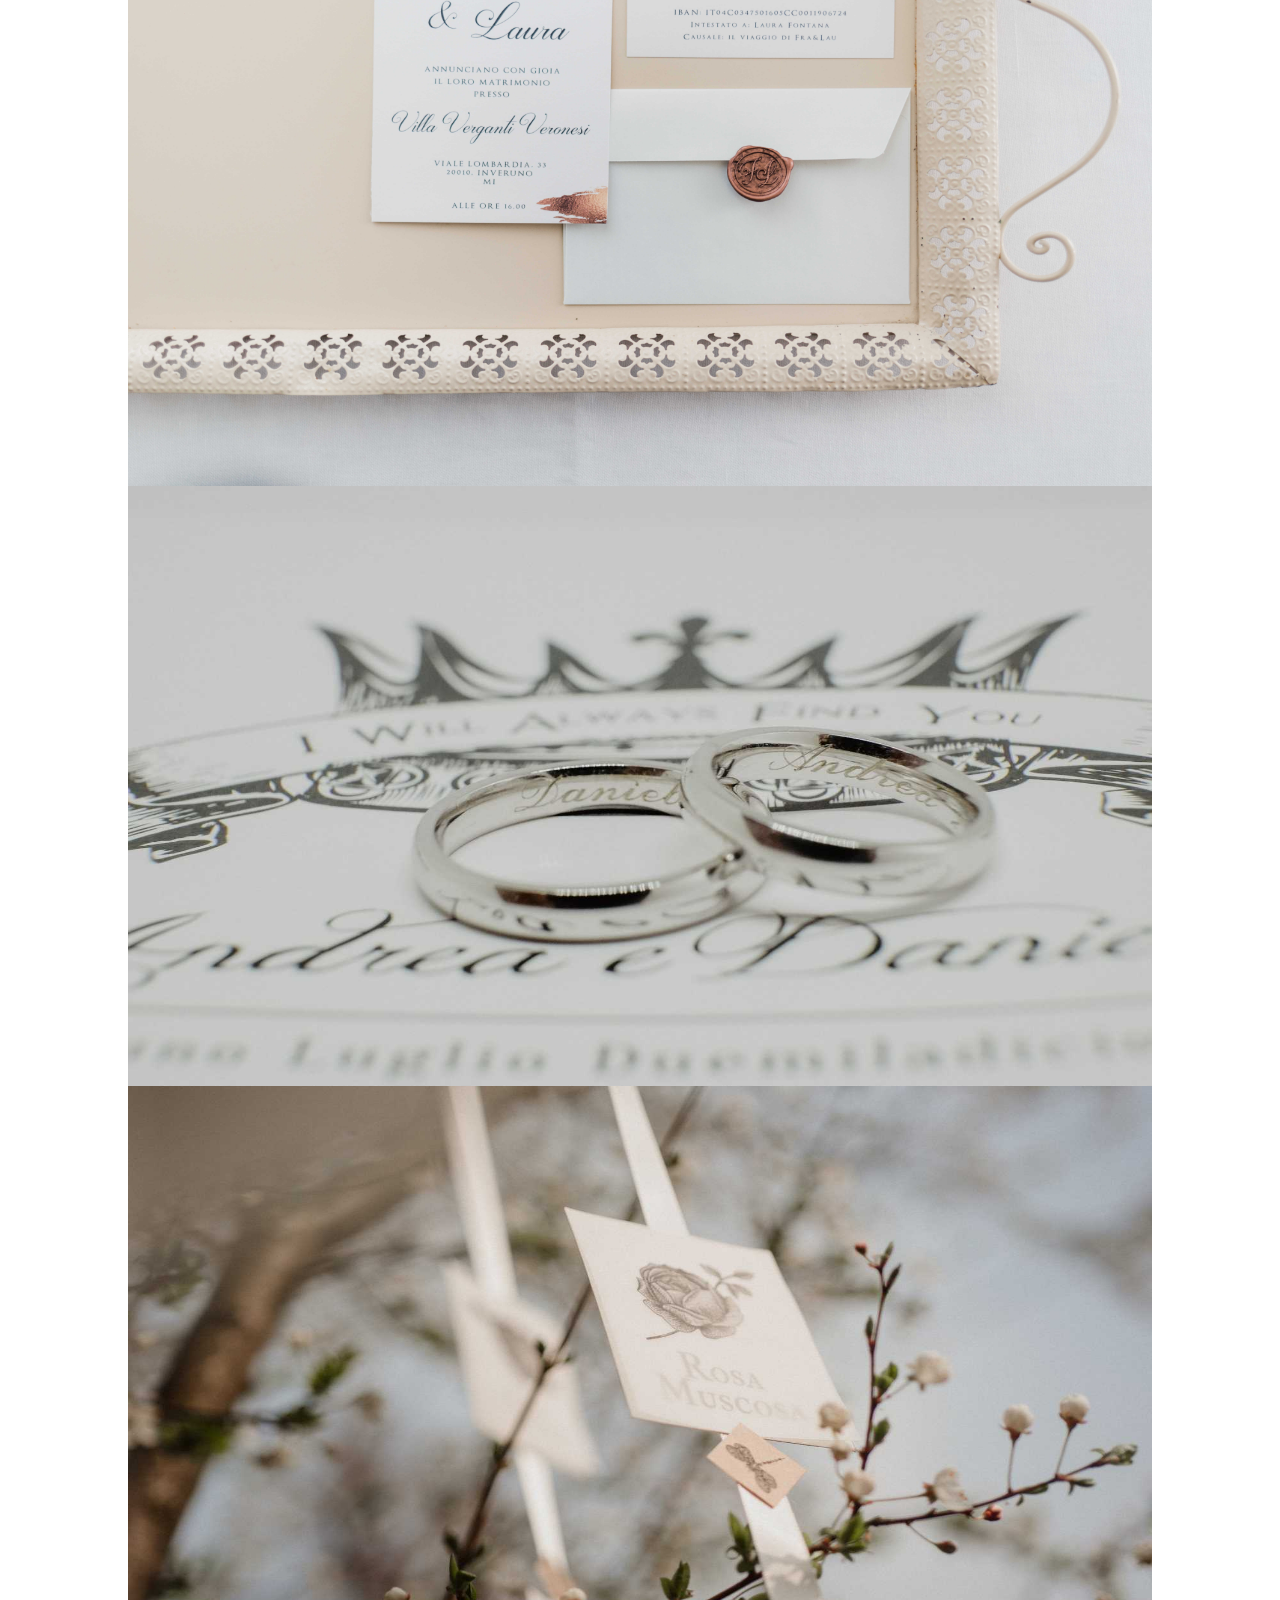
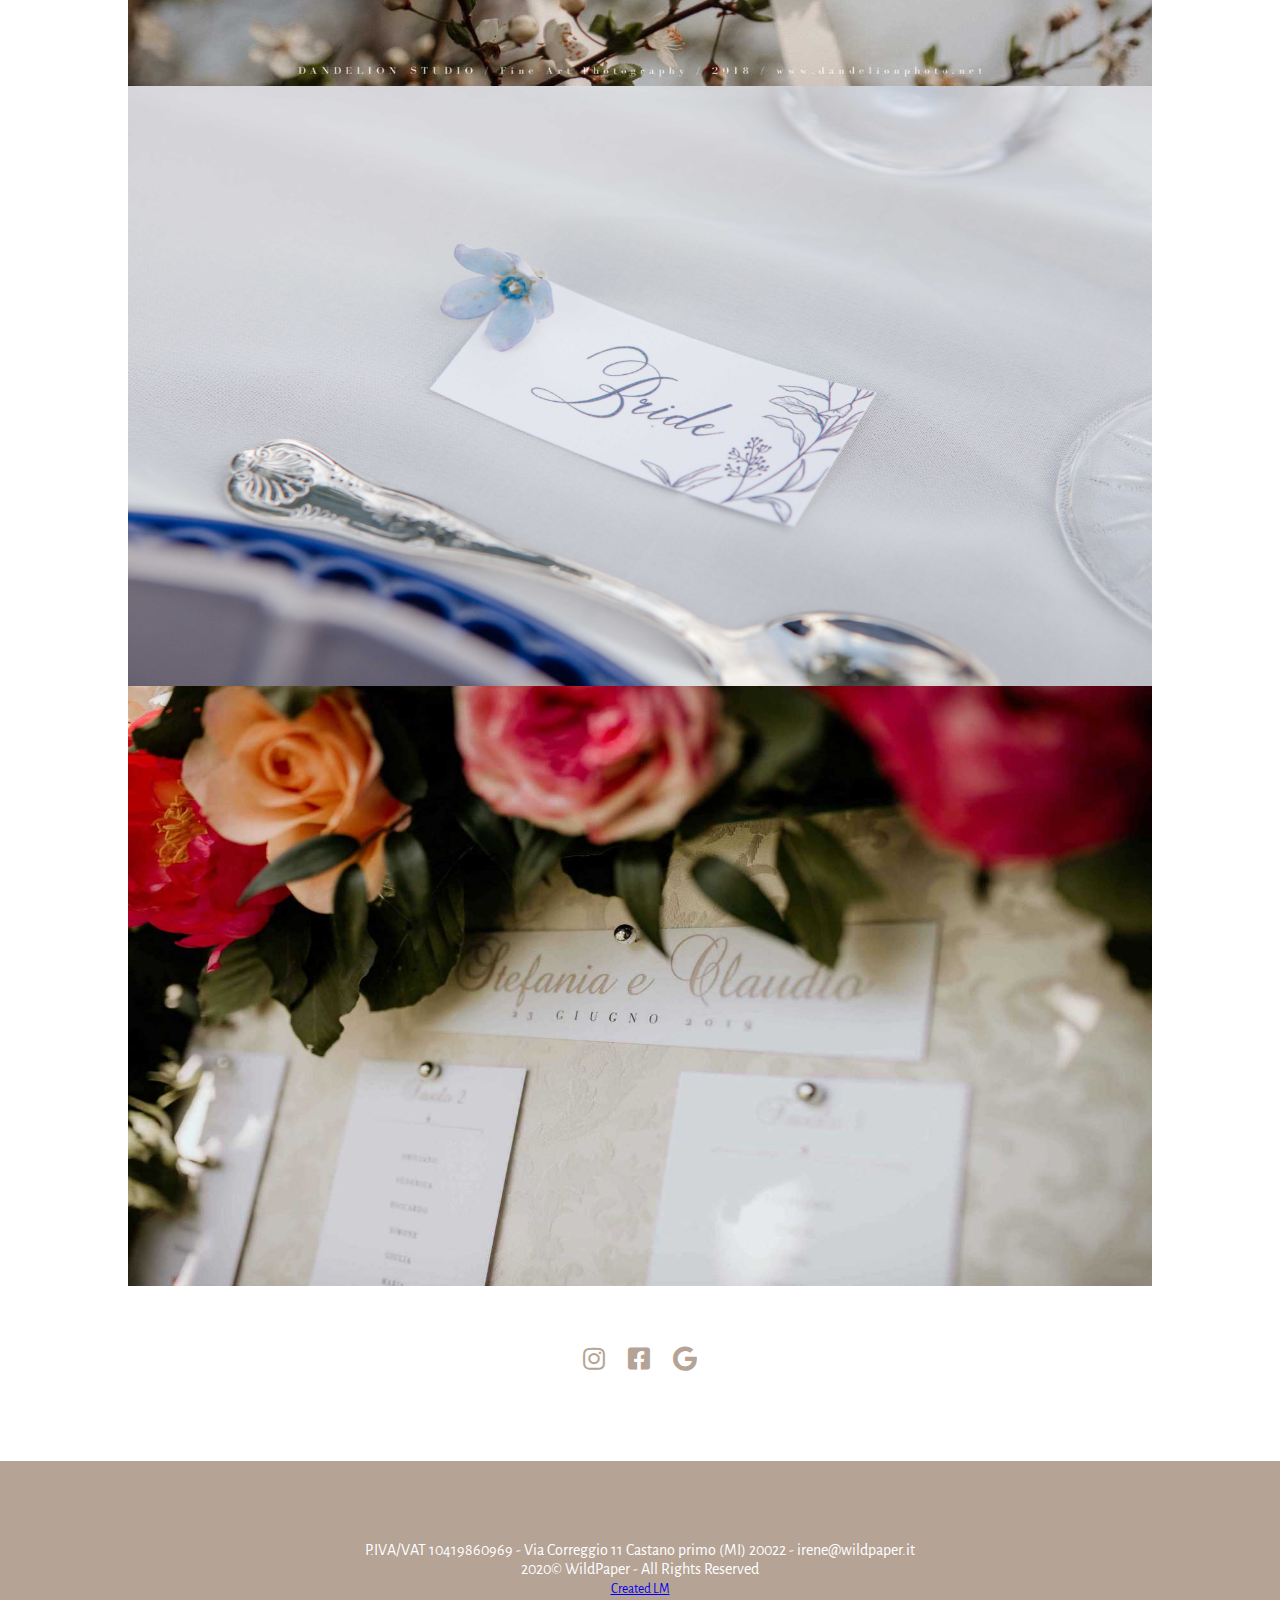
<file: indexGallery.html>
<!DOCTYPE html>
<html lang="en" dir="ltr">
    <head>
        <meta charset="utf-8">
        <meta name="viewport" content="width=device-width, initial-scale=1.0">
        <title></title>
        <link href="https://fonts.googleapis.com/css2?family=Alegreya+Sans&display=swap" rel="stylesheet">
        <link rel="stylesheet" href="https://use.fontawesome.com/releases/v5.5.0/css/all.css"/>
        <script src="https://ajax.googleapis.com/ajax/libs/jquery/3.4.1/jquery.min.js"></script>
        <link rel="stylesheet" href="css/style.css">
        <link rel="stylesheet" href="css/styleGallery.css">
    </head>
    <body>
      <div class="nav-full-w">
          <nav>
            <div class="nav-lat">
                <ul>
                  <li class="due"><a href="index.html">BACK HOME</a></li>
                  <li class="uno"><a href="#">ABOUT ME</a></li>
                </ul>
            </div>
            <div class="nav-center">
                  <a href="index.html"><img src="img/logo.png" alt=""></a>
            </div>
            <div class="nav-lat">
              <ul>
                <li class="tre"><a href="#">CONTACT</a></li>
                <li class="quattro"><a href="#">PRESS</a></li>
              </ul>
            </div>
            <div class="about-me">
              <div class="main-tendina">
                <div class="main-tendina-box-img none">
                  <img src="img/fotobio.jpeg" alt="">
                </div>
                <div class="main-tendina-box-text none">
                  <div class="close">
                    <i class="fas fa-times"></i>
                  </div>
                  <p>CIAO!</p>
                  <p>Sono Irene e sono una Wedding Graphic Designer; Sono specializzata in grafica e styling e grazie alla mia passione e creatività, ho dato vita a WildPaper; Mi occupo di tutto ciò che riguarda i piccoli ma fondamentali dettagli di un matrimonio, al fine di renderlo decorato al meglio senza tralasciare nessun aspetto; In un primo incontro conoscitivo, adoro entrare in empatia per disegnare e creare ciò che vi identifica e caratterizza maggiormente. Presto molta attenzione al budget, fornendovi sempre e comunque la soluzione migliore. Mi prenderò cura di ogni aspetto relativo alla grafica; dalla progettazione, alla stampa fino a al confezionamento.</p>
                  <p>ELEMENTI DELLA WEDDING STATIONERY:</p>
                  <p>Save the Date</p>
                  <p>Partecipazioni e Inviti</p>
                  <p>Libretti cerimonia</p>
                  <p>Wedding bag</p>
                  <p>Tableau de mariage</p>
                  <p>Menù</p>
                  <p>Segnaposto</p>
                  <p>Bomboniere a tema</p>
                  <p>Tag ringraziamento</p>
                  <p>Photobooth</p>
                  <p>Guestbook</p>
                </div>
              </div>
            </div>
            <div class="contact">
              <div class="main-tendina">
                <div class="main-tendina-box-img-tre none">
                  <a target="_blank" href="https://www.google.com/maps/place/Wildpaper/@45.5587012,8.7849763,16.75z/data=!4m5!3m4!1s0x0:0x3f91326af5935a15!8m2!3d45.5590165!4d8.7841687"><img src="img/maps.jpg" alt="img/fotobio.jpeg"></a>
                </div>
                <div class="main-tendina-box-text-tre none">
                  <div class="close">
                    <i class="fas fa-times"></i>
                  </div>
                  <p>CONTACT</p>
                  <p>Indirizzo: Via Correggio, 11 20022 Castano Primo (MI)</p>
                  <p>Mail: irene@wildpaper.it</p>
                  <p>Telefono: +39 345 8259623</p>
                  <p>Orari: Lun - Ven 9:30 - 12:30 / 14:00 - 18:00</p>
                  <p>Si riceve su appuntamento</p>
                  <p>LA PRIMA CONSULENZA E' GRATUITA:</p>
                  <button id="contattami" type="button" name="button">CONTATTAMI</button>
                </div>
              </div>
            </div>
            <div class="press">
              <div class="main-tendina">
                <div class="main-tendina-box-img-quattro none">

                </div>
                <div class="main-tendina-box-text-quattro none">
                  <div class="close">
                    <i class="fas fa-times"></i>
                  </div>
                  <p>BIO</p>
                  <p>Lorem ipsum dolor sit amet, consectetur adipisicing elit, sed do eiusmod tempor incididunt ut labore et dolore magna aliqua. Ut enim ad minim veniam, quis nostrud exercitation ullamco laboris nisi ut aliquip ex ea commodo consequat. Duis aute irure dolor in reprehenderit in voluptate velit esse cillum dolore eu fugiat nulla pariatur. Excepteur sint occaecat cupidatat non proident, sunt in culpa qui officia deserunt mollit anim id est laborum.</p>
                </div>
              </div>
            </div>
          </nav>
      </div>
        <div class="main-one-fw padding">
            <div class="main-one-gallery-due">
                <div class="main-one-text">
                  <p>"Quando si ama, non si ha alcun bisogno di capire cosa accade all'esterno, perche', tutto comincia da dentro di noi."</p>
                  <p>Paulo Coelho</p>
                  <p>l'Alchimista</p>
                </div>
            </div>
        </div>
        <div class="main-one-fw white">
            <div class="main-one-gallery white">
              <div class="main-gallery">
                <img src="img/slide1.jpeg" alt="">
                <img src="img/slide2.jpeg" alt="">
                <img src="img/slide3.jpeg" alt="">
                <img src="img/slide4.jpeg" alt="">
                <img src="img/slide5.jpeg" alt="">
                <img src="img/slide1.jpeg" alt="">
                <img src="img/slide2.jpeg" alt="">
                <img src="img/slide3.jpeg" alt="">
                <img src="img/slide4.jpeg" alt="">
                <img src="img/slide5.jpeg" alt="">
                <img src="img/slide1.jpeg" alt="">
                <img src="img/slide2.jpeg" alt="">
                <img src="img/slide3.jpeg" alt="">
                <img src="img/slide4.jpeg" alt="">
                <img src="img/slide5.jpeg" alt="">
                <img src="img/slide1.jpeg" alt="">
                <img src="img/slide2.jpeg" alt="">
                <img src="img/slide3.jpeg" alt="">
                <img src="img/slide4.jpeg" alt="">
                <img src="img/slide5.jpeg" alt="">
              </div>
              <div class="main-icon">
                <a target="_blank" href="https://www.instagram.com/wildpaperwedding/"><i class="fab fa-instagram"></i></a>
                <a target="_blank" href="https://www.facebook.com/WildPaperWedding/"><i class="fab fa-facebook-square"></i></a>
                <a target="_blank" href="https://www.google.com/search?q=wild+paper&spell=1&sa=X&ved=2ahUKEwiVydC8o-PoAhVPcZoKHcJaCwUQBSgAegQIFxAu&biw=1920&bih=943"><i class="fab fa-google"></i></a>
              </div>
            </div>
        </div>
        <div class="main-one-fw footer">
            <div class="main-one">
                <div class="footer-text">
                  <p>P.IVA/VAT 10419860969 - Via Correggio 11 Castano primo (MI) 20022 - irene@wildpaper.it</p>
                  <p>2020© WildPaper - All Rights Reserved</p>
                  <p><small><a href="https://www.linkedin.com/in/mirko-longo-3925aa9b">Created LM</a></small></p>
                </div>
            </div>
        </div>

        <script src="js/main.js" charset="utf-8"></script>
    </body>
</html>
</file>
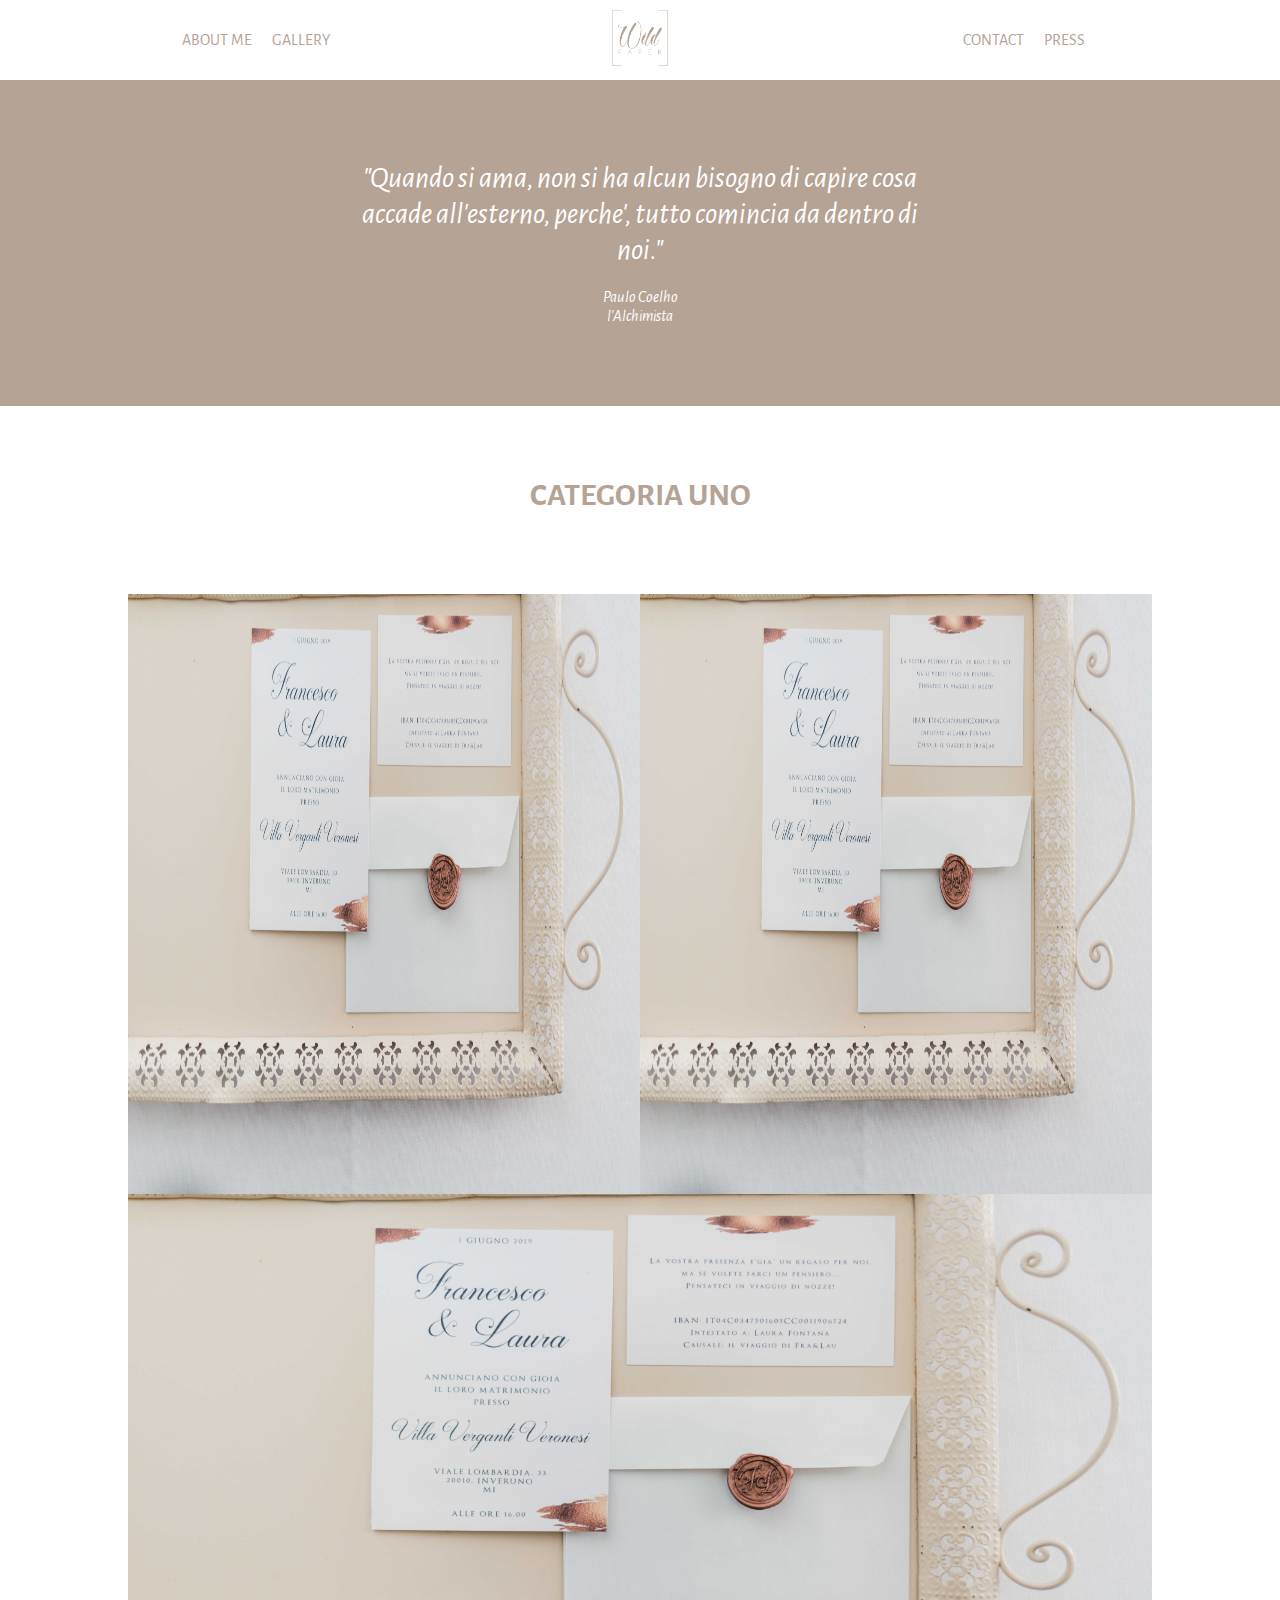
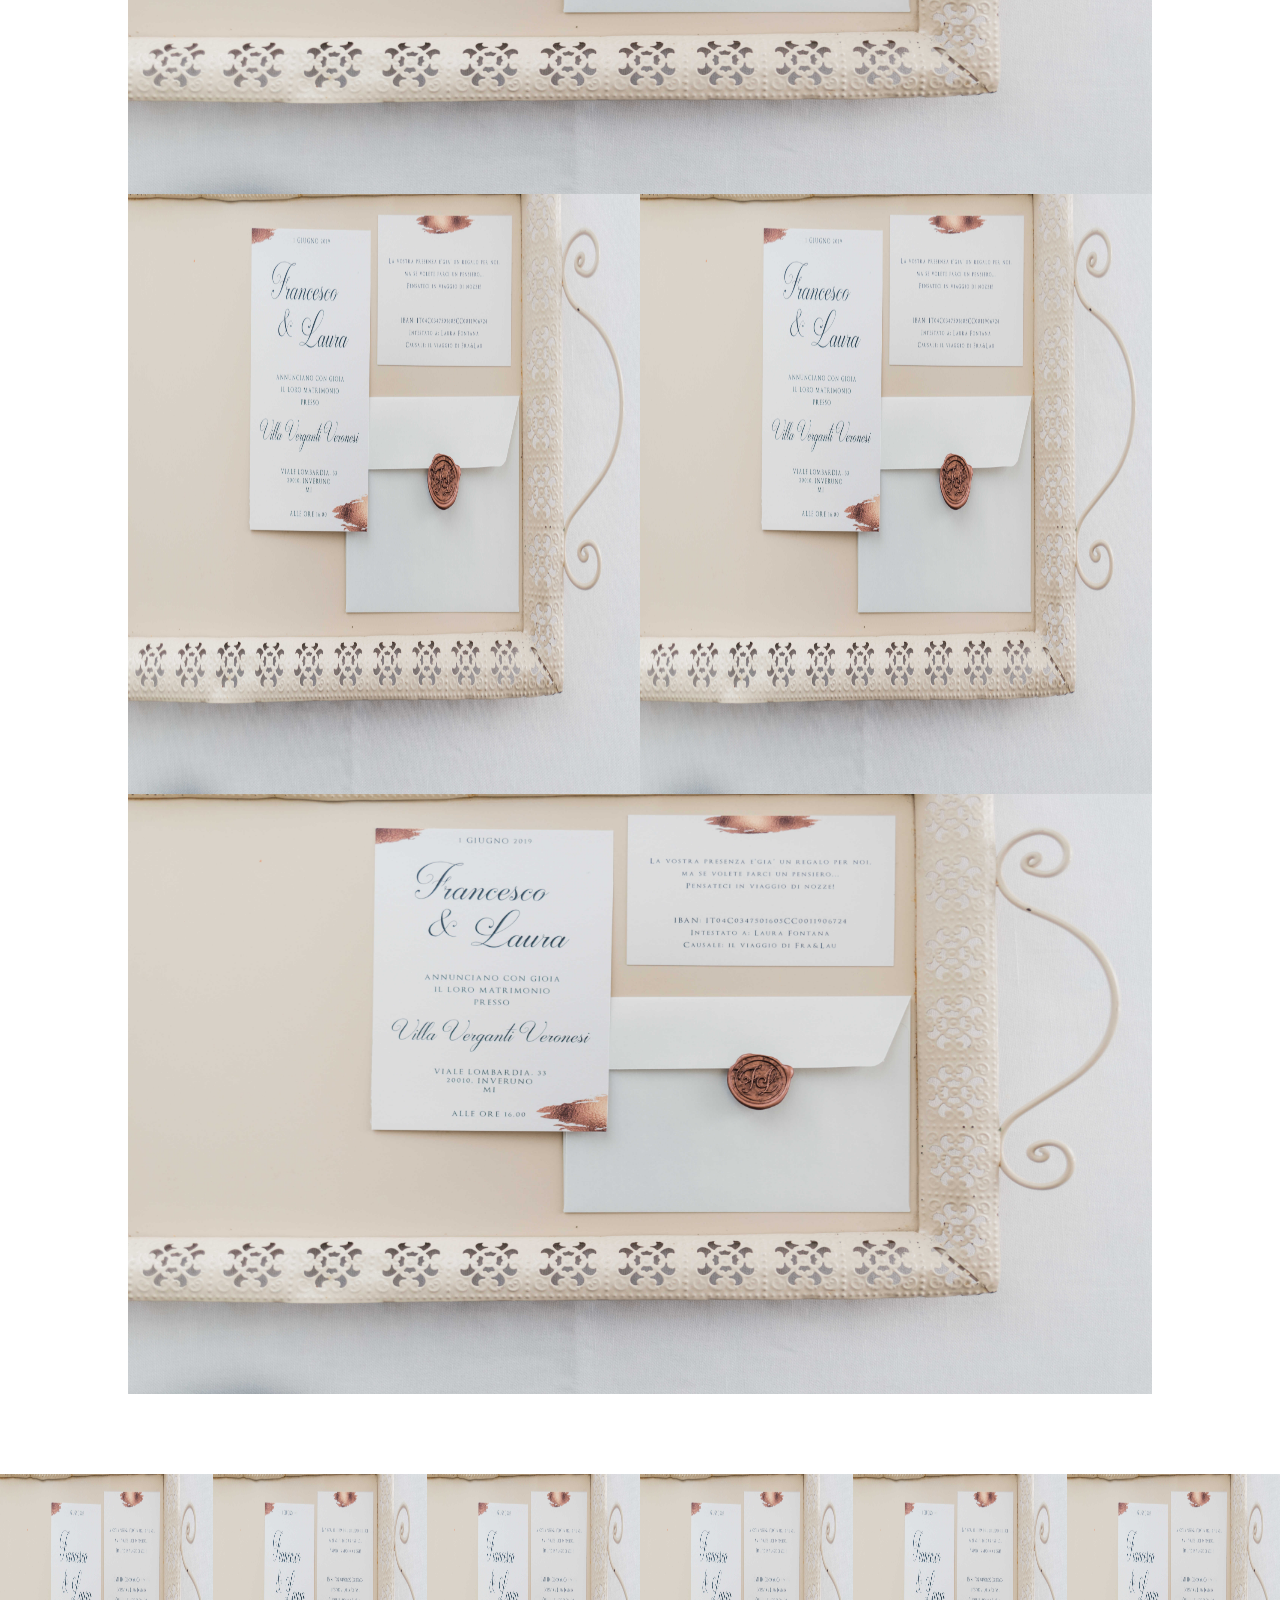
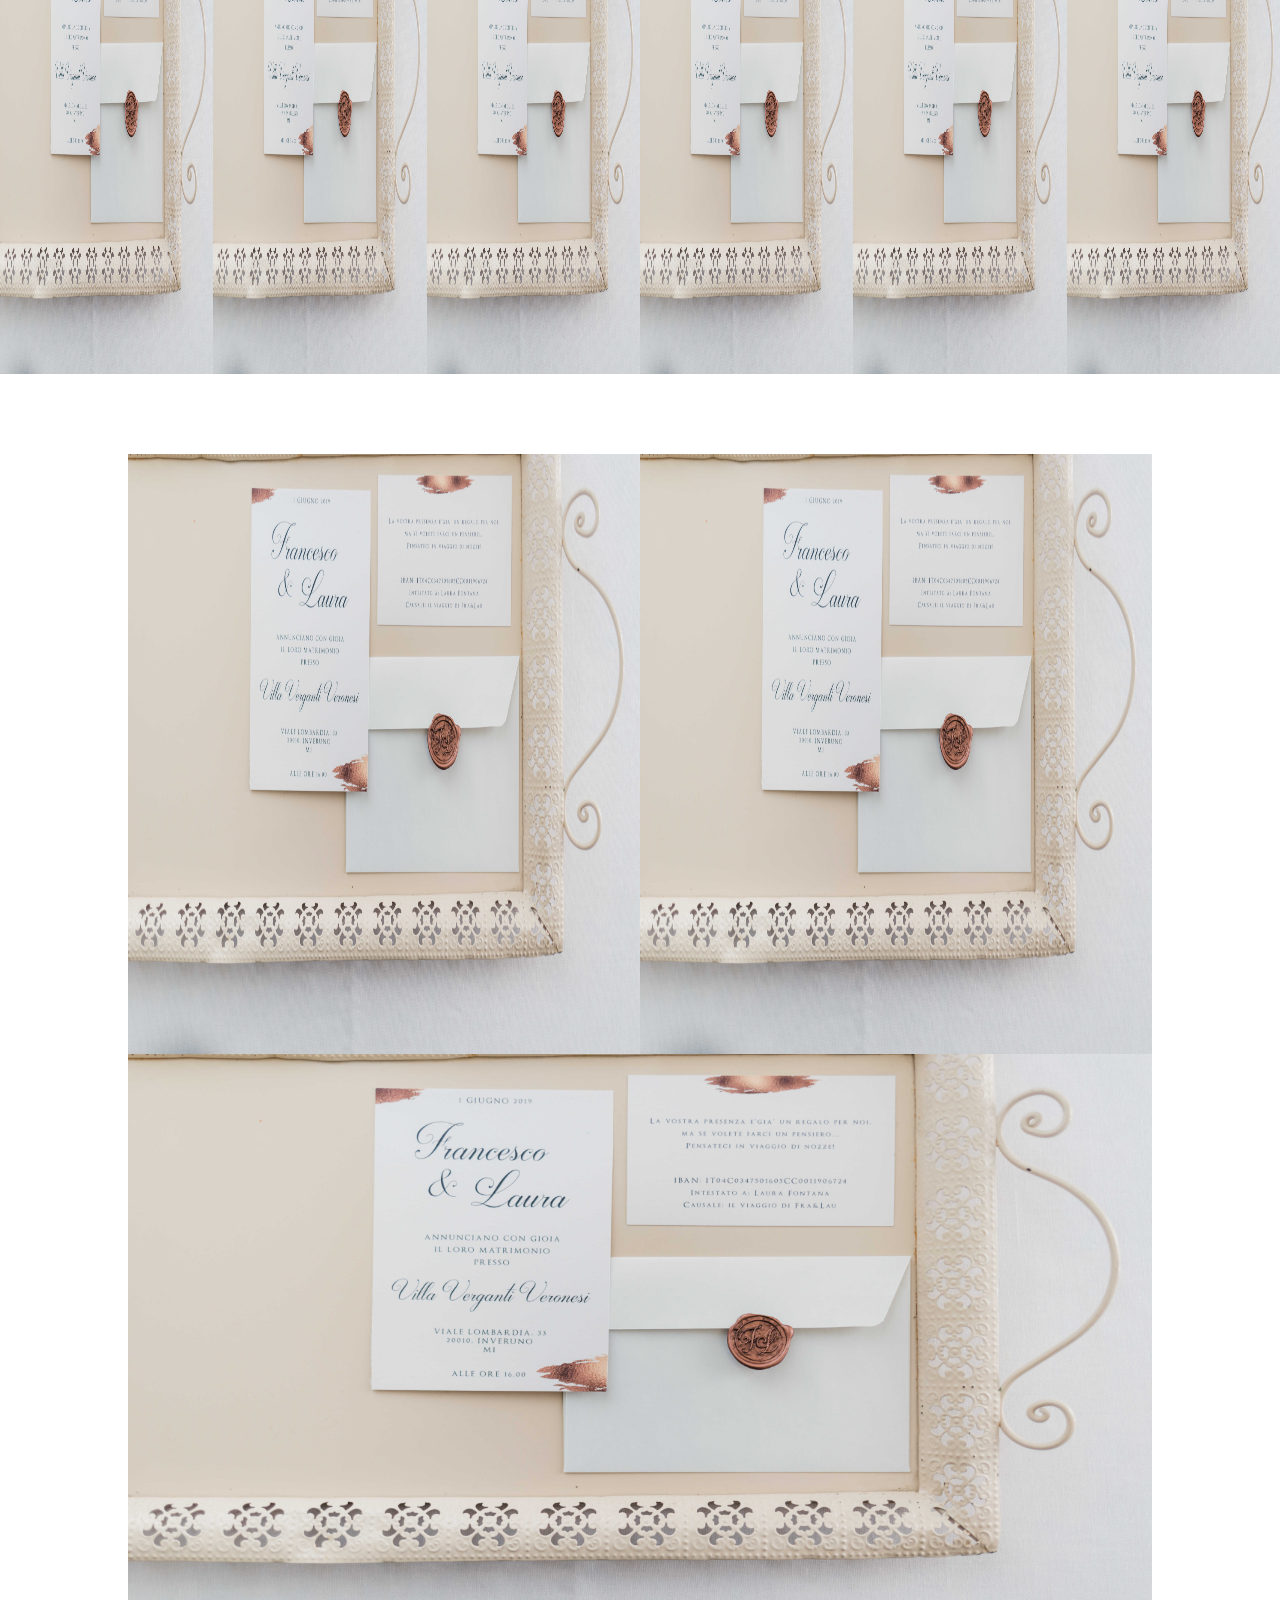
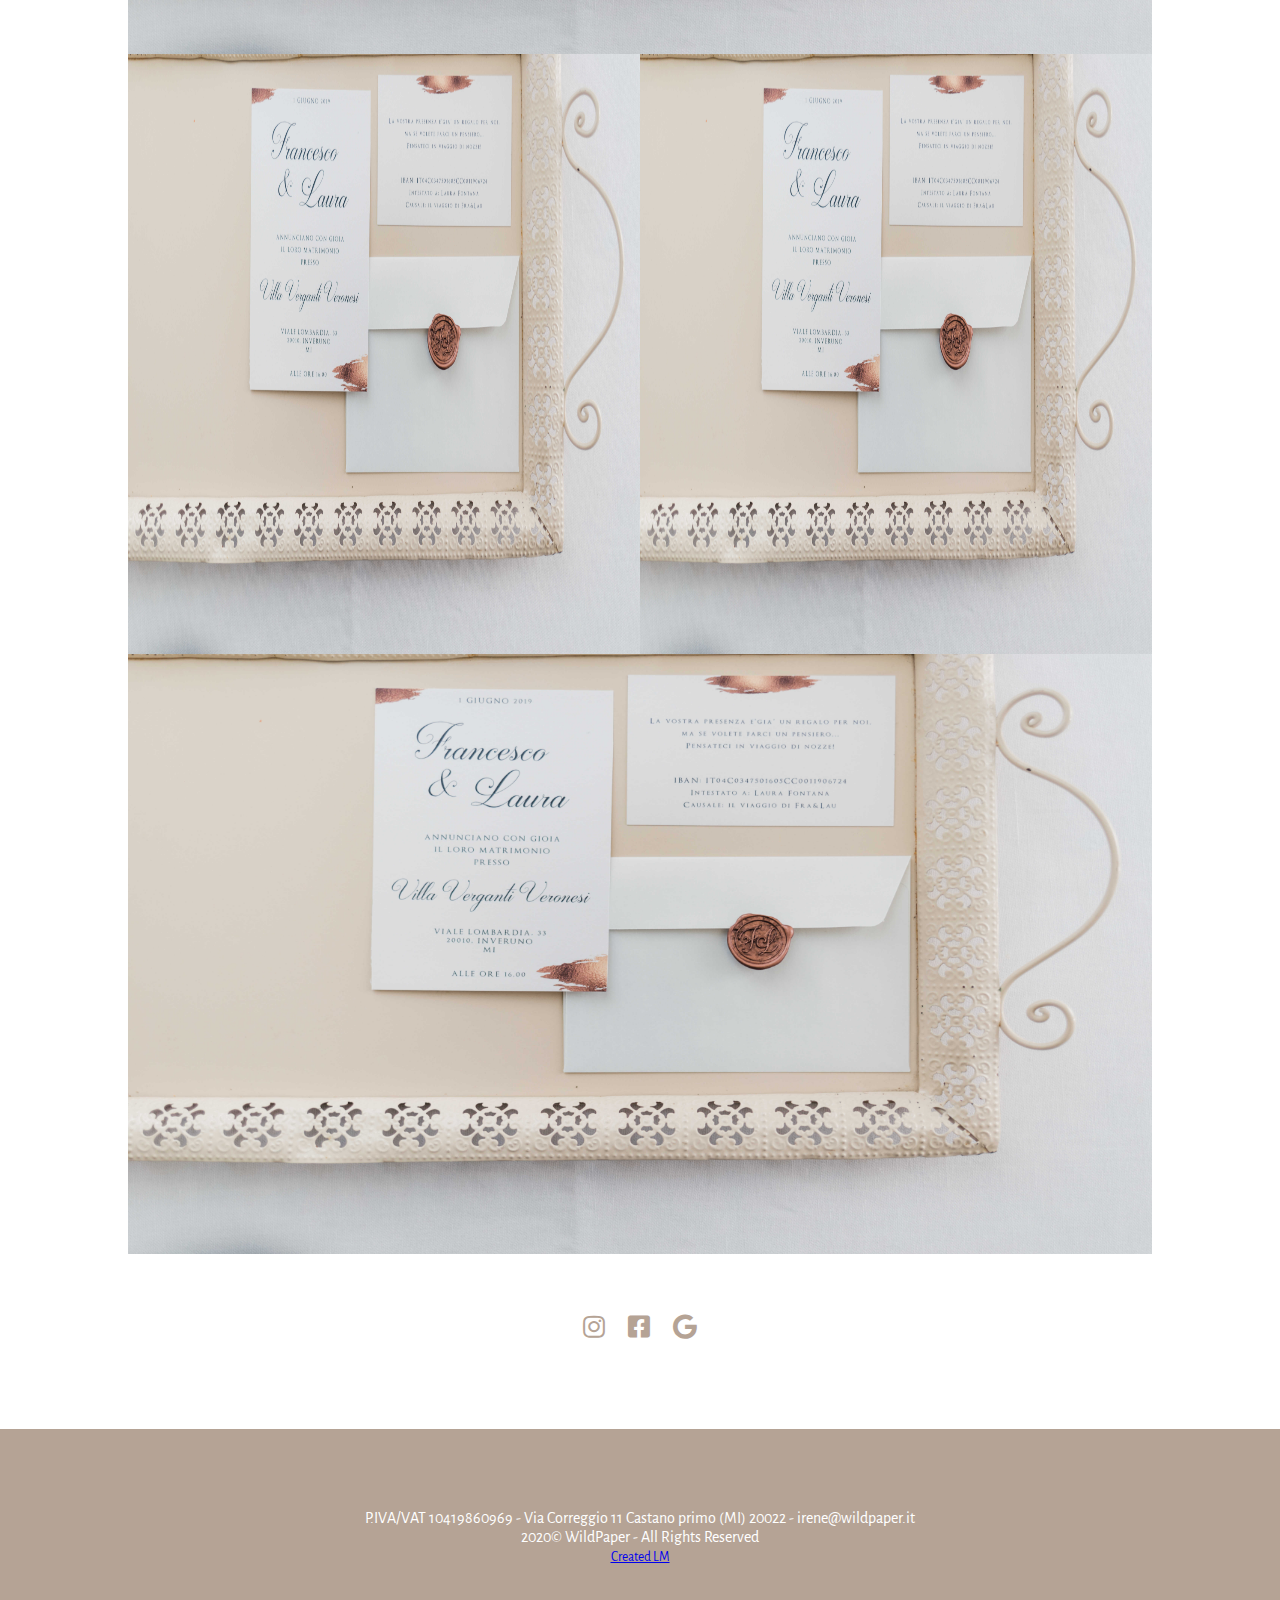
<file: indexGalleryView1.html>
<!DOCTYPE html>
<html lang="en" dir="ltr">
    <head>
        <meta charset="utf-8">
        <meta name="viewport" content="width=device-width, initial-scale=1.0">
        <title></title>
        <link href="https://fonts.googleapis.com/css2?family=Alegreya+Sans&display=swap" rel="stylesheet">
        <link rel="stylesheet" href="https://use.fontawesome.com/releases/v5.5.0/css/all.css"/>
        <script src="https://ajax.googleapis.com/ajax/libs/jquery/3.4.1/jquery.min.js"></script>
        <link rel="stylesheet" href="css/style.css">
        <link rel="stylesheet" href="css/styleGallery.css">
    </head>
    <body>
      <div class="nav-full-w">
          <nav>
            <div class="nav-lat">
                <ul>
                  <li class="uno"><a href="#"><span class="icon"><i class="fas fa-mars-stroke-v"></i></i></span><span class="text-menu">ABOUT ME</span> </a></li>
                  <li class="due"><a href="indexGallery.html"><span class="icon"><i class="fas fa-camera"></i></span><span class="text-menu">GALLERY</span> </a></li>
                </ul>
            </div>
            <div class="nav-center">
                  <a href="index.html"><img src="img/logo.png" alt=""></a>
            </div>
            <div class="nav-lat">
              <ul>
                <li class="tre"><a href="#"><span class="icon"><i class="fas fa-envelope"></i></span><span class="text-menu">CONTACT</span> </a></li>
                <li class="quattro"><a href="#"><span class="icon"><i class="fas fa-newspaper"></i></span><span class="text-menu">PRESS</span> </a></li>
              </ul>
            </div>
            <div class="about-me">
              <div class="main-tendina">
                <div class="main-tendina-box-img none">
                  <img src="img/fotobio.jpeg" alt="">
                </div>
                <div class="main-tendina-box-text none">
                  <div class="close">
                    <i class="fas fa-times"></i>
                  </div>
                  <p>CIAO!</p>
                  <p>Sono Irene e sono una Wedding Graphic Designer; Sono specializzata in grafica e styling e grazie alla mia passione e creatività, ho dato vita a WildPaper; Mi occupo di tutto ciò che riguarda i piccoli ma fondamentali dettagli di un matrimonio, al fine di renderlo decorato al meglio senza tralasciare nessun aspetto; In un primo incontro conoscitivo, adoro entrare in empatia per disegnare e creare ciò che vi identifica e caratterizza maggiormente. Presto molta attenzione al budget, fornendovi sempre e comunque la soluzione migliore. Mi prenderò cura di ogni aspetto relativo alla grafica; dalla progettazione, alla stampa fino a al confezionamento.</p>
                  <p>ELEMENTI DELLA WEDDING STATIONERY:</p>
                  <p>Save the Date</p>
                  <p>Partecipazioni e Inviti</p>
                  <p>Libretti cerimonia</p>
                  <p>Wedding bag</p>
                  <p>Tableau de mariage</p>
                  <p>Menù</p>
                  <p>Segnaposto</p>
                  <p>Bomboniere a tema</p>
                  <p>Tag ringraziamento</p>
                  <p>Photobooth</p>
                  <p>Guestbook</p>
                </div>
              </div>
            </div>
            <div class="contact">
              <div class="main-tendina">
                <div class="main-tendina-box-img-tre none">
                  <a target="_blank" href="https://www.google.com/maps/place/Wildpaper/@45.5587012,8.7849763,16.75z/data=!4m5!3m4!1s0x0:0x3f91326af5935a15!8m2!3d45.5590165!4d8.7841687"><img src="img/maps.jpg" alt="img/fotobio.jpeg"></a>
                </div>
                <div class="main-tendina-box-text-tre none">
                  <div class="close">
                    <i class="fas fa-times"></i>
                  </div>
                  <p>CONTACT</p>
                  <p>Indirizzo: Via Correggio, 11 20022 Castano Primo (MI)</p>
                  <p>Mail: irene@wildpaper.it</p>
                  <p>Telefono: +39 345 8259623</p>
                  <p>Orari: Lun - Ven 9:30 - 12:30 / 14:00 - 18:00</p>
                  <p>Si riceve su appuntamento</p>
                  <p>LA PRIMA CONSULENZA E' GRATUITA:</p>
                  <button id="contattami" type="button" name="button">CONTATTAMI</button>
                </div>
              </div>
            </div>
            <div class="press">
              <div class="main-tendina">
                <div class="main-tendina-box-img-quattro none">

                </div>
                <div class="main-tendina-box-text-quattro none">
                  <div class="close">
                    <i class="fas fa-times"></i>
                  </div>
                  <p>BIO</p>
                  <p>Lorem ipsum dolor sit amet, consectetur adipisicing elit, sed do eiusmod tempor incididunt ut labore et dolore magna aliqua. Ut enim ad minim veniam, quis nostrud exercitation ullamco laboris nisi ut aliquip ex ea commodo consequat. Duis aute irure dolor in reprehenderit in voluptate velit esse cillum dolore eu fugiat nulla pariatur. Excepteur sint occaecat cupidatat non proident, sunt in culpa qui officia deserunt mollit anim id est laborum.</p>
                </div>
              </div>
            </div>
          </nav>
      </div>
        <div class="main-one-fw padding">
            <div class="main-one-gallery-due">
                <div class="main-one-text">
                  <p>"Quando si ama, non si ha alcun bisogno di capire cosa accade all'esterno, perche', tutto comincia da dentro di noi."</p>
                  <p>Paulo Coelho</p>
                  <p>l'Alchimista</p>
                </div>
            </div>
        </div>
        <div class="main-one-fw white">
          <h1>CATEGORIA UNO</h1>
            <div class="main-one-gallery white">
              <div class="main-gallery">
                <div class="img-view">
                  <img class="" src="img/slide1.jpeg" alt="">
                </div>
                <div class="img-view">
                  <img class="" src="img/slide1.jpeg" alt="">
                </div>
                <div class="img-view-100">
                  <img class="" src="img/slide1.jpeg" alt="">
                </div>
                <div class="img-view">
                  <img class="" src="img/slide1.jpeg" alt="">
                </div>
                <div class="img-view">
                  <img class="" src="img/slide1.jpeg" alt="">
                </div>
                <div class="img-view-100">
                  <img class="" src="img/slide1.jpeg" alt="">
                </div>
              </div>
            </div>
        </div>
        <div class="main-one-fw black">
          <img src="img/slide1.jpeg" alt="">
          <img src="img/slide1.jpeg" alt="">
          <img src="img/slide1.jpeg" alt="">
          <img src="img/slide1.jpeg" alt="">
          <img src="img/slide1.jpeg" alt="">
          <img src="img/slide1.jpeg" alt="">
        </div>
        <div class="main-one-gallery white">
          <div class="main-gallery">
            <div class="img-view">
              <img class="" src="img/slide1.jpeg" alt="">
            </div>
            <div class="img-view">
              <img class="" src="img/slide1.jpeg" alt="">
            </div>
            <div class="img-view-100">
              <img class="" src="img/slide1.jpeg" alt="">
            </div>
            <div class="img-view">
              <img class="" src="img/slide1.jpeg" alt="">
            </div>
            <div class="img-view">
              <img class="" src="img/slide1.jpeg" alt="">
            </div>
            <div class="img-view-100">
              <img class="" src="img/slide1.jpeg" alt="">
            </div>
          </div>
          <div class="main-icon">
            <a target="_blank" href="https://www.instagram.com/wildpaperwedding/"><i class="fab fa-instagram"></i></a>
            <a target="_blank" href="https://www.facebook.com/WildPaperWedding/"><i class="fab fa-facebook-square"></i></a>
            <a target="_blank" href="https://www.google.com/search?q=wild+paper&spell=1&sa=X&ved=2ahUKEwiVydC8o-PoAhVPcZoKHcJaCwUQBSgAegQIFxAu&biw=1920&bih=943"><i class="fab fa-google"></i></a>
          </div>
        </div>
        <div class="main-one-fw footer">
            <div class="main-one">
                <div class="footer-text">
                  <p>P.IVA/VAT 10419860969 - Via Correggio 11 Castano primo (MI) 20022 - irene@wildpaper.it</p>
                  <p>2020© WildPaper - All Rights Reserved</p>
                  <p><small><a href="https://www.linkedin.com/in/mirko-longo-3925aa9b">Created LM</a></small></p>
                </div>
            </div>
        </div>

        <script src="js/main.js" charset="utf-8"></script>
    </body>
</html>
</file>
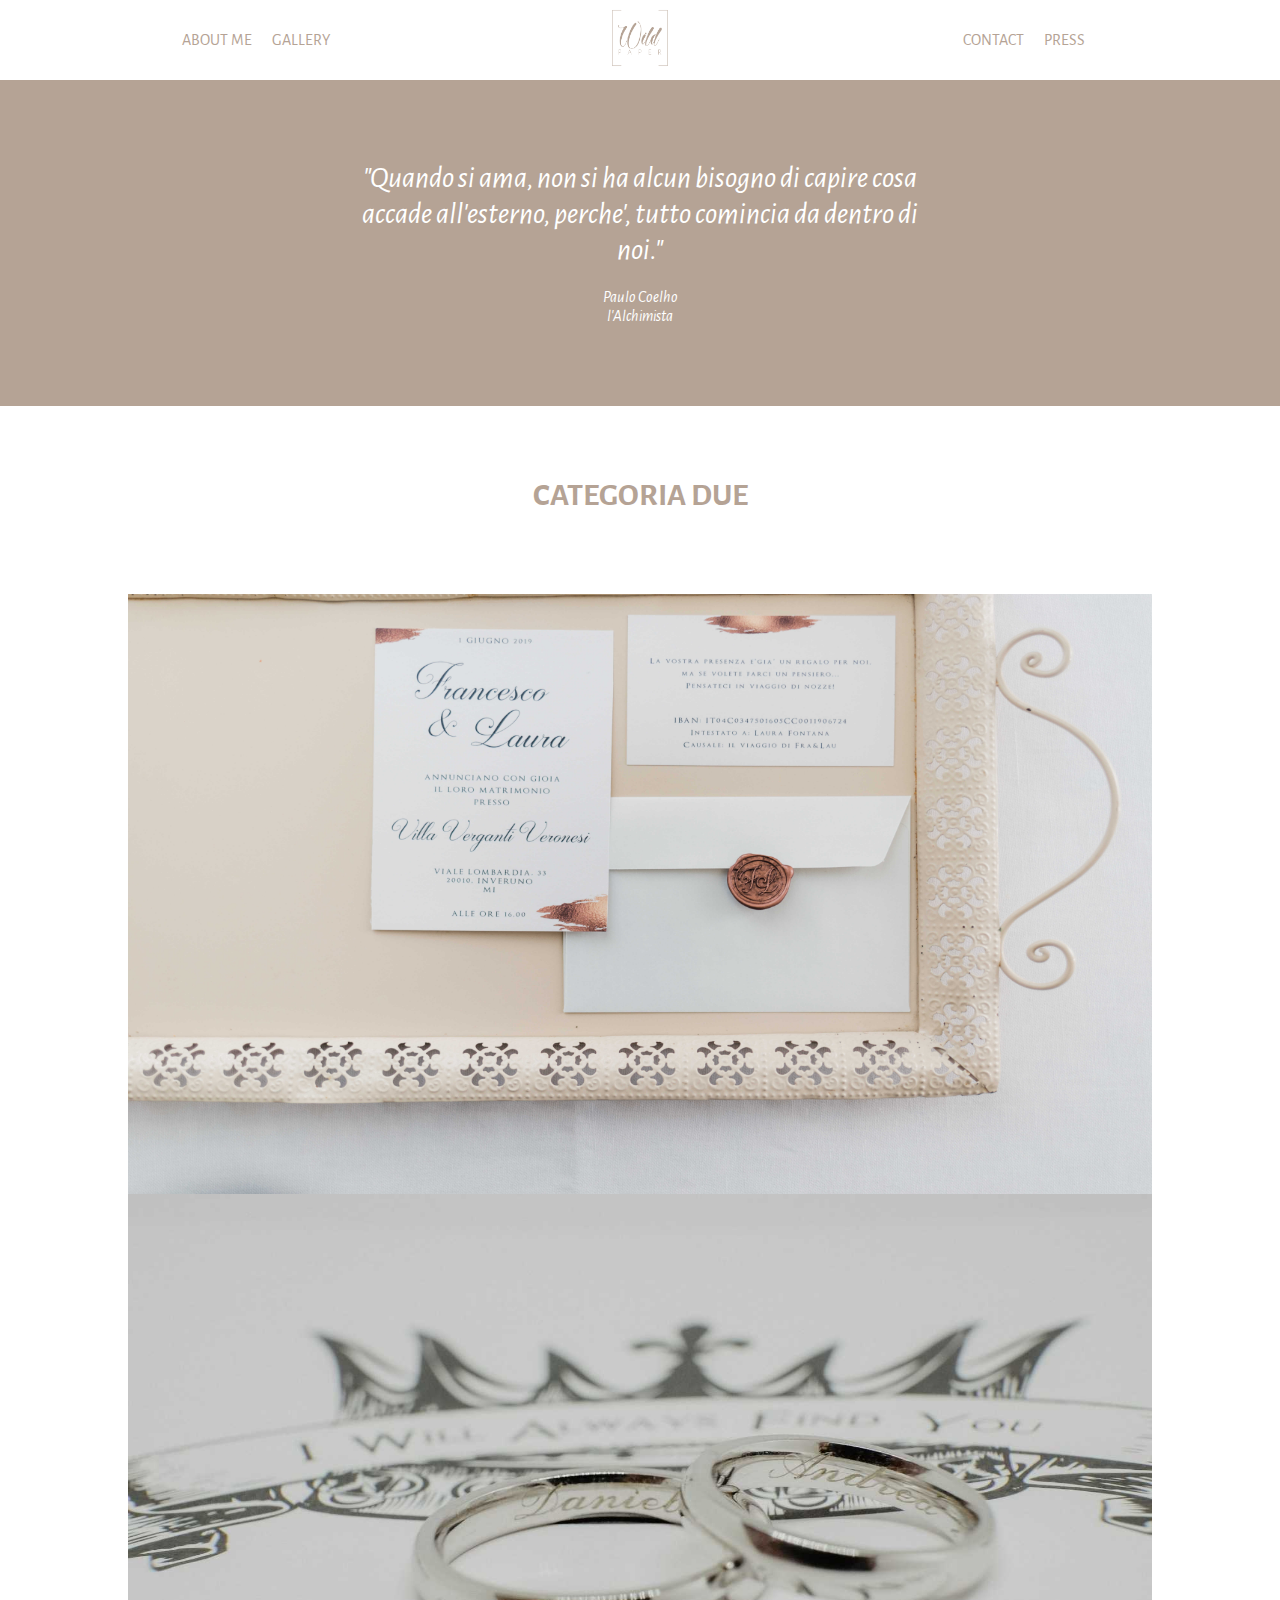
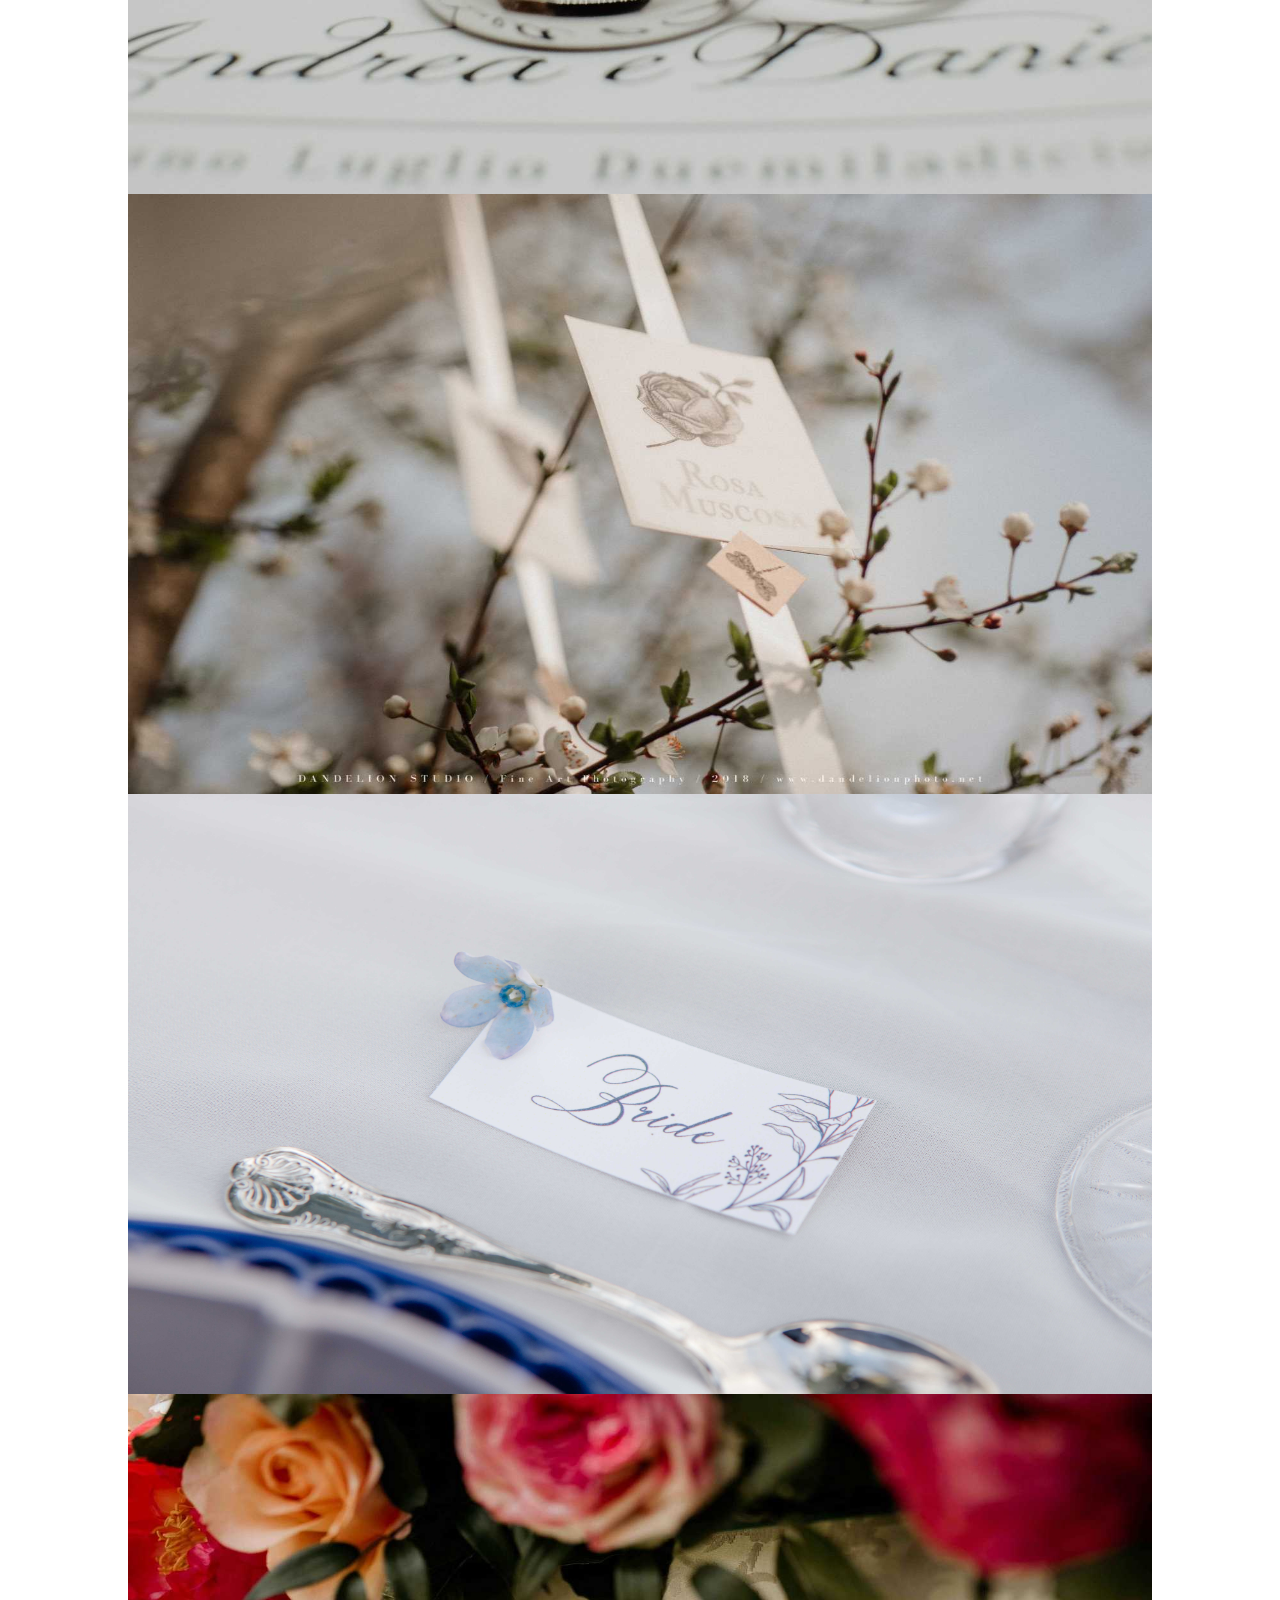
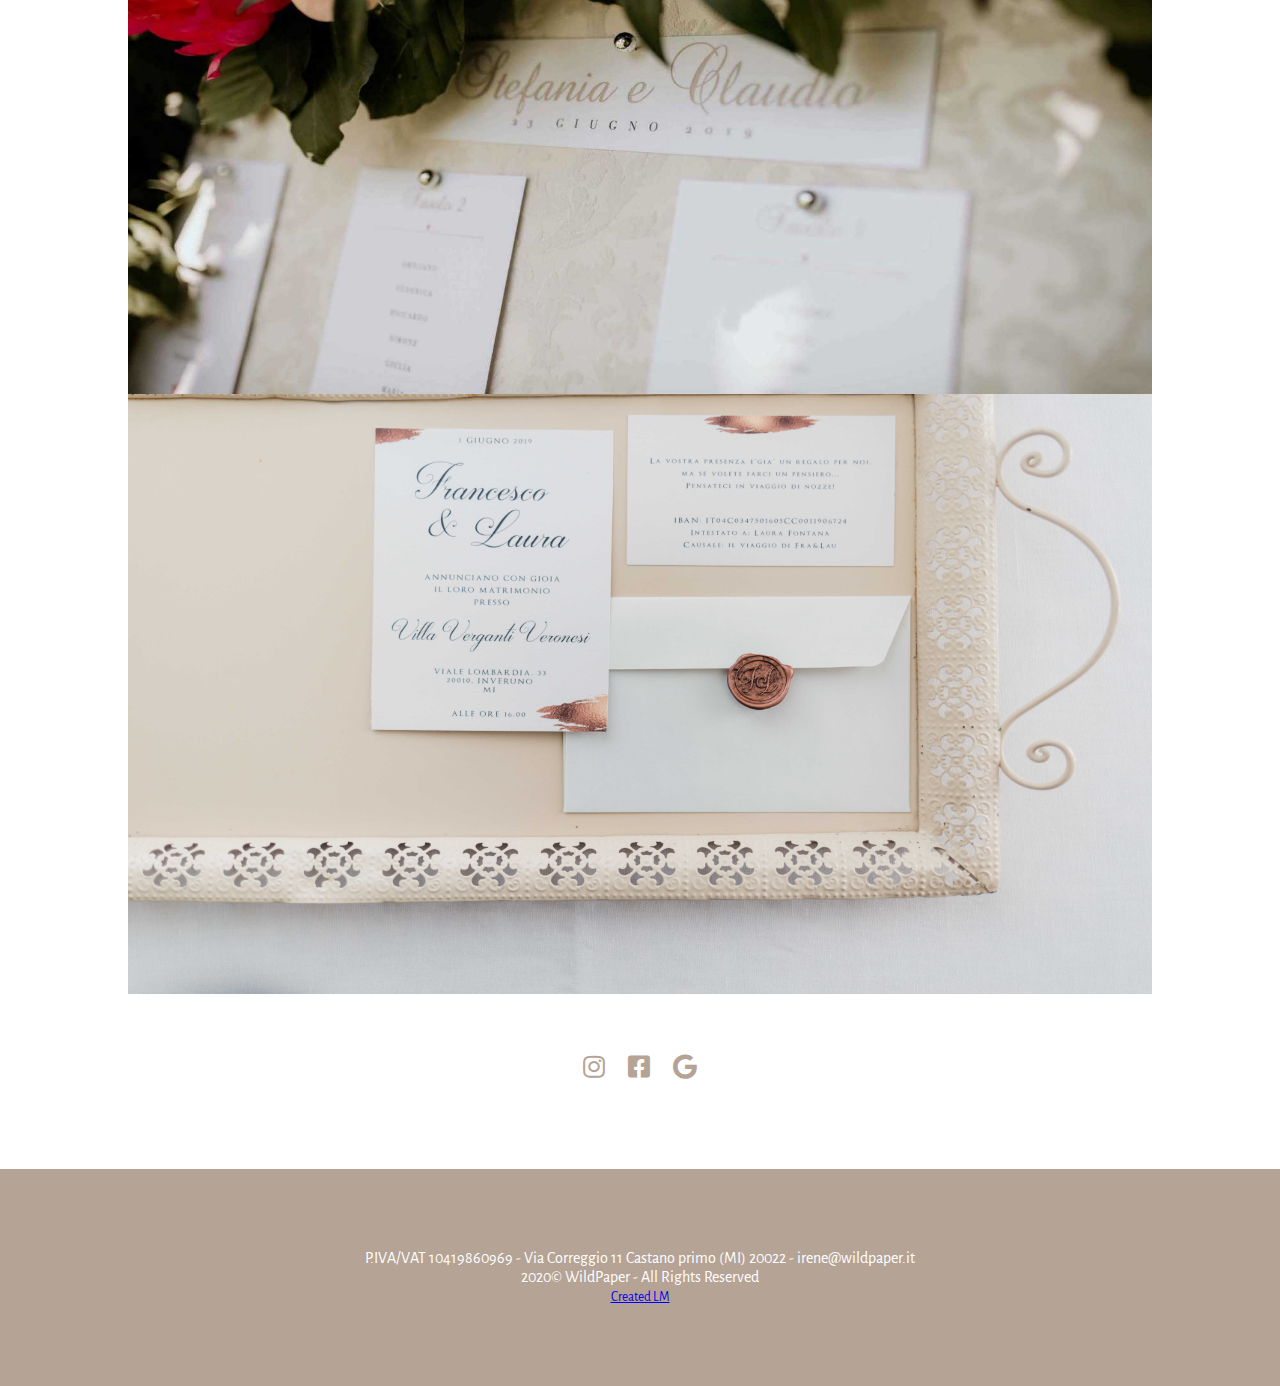
<file: indexGalleryView2.html>
<!DOCTYPE html>
<html lang="en" dir="ltr">
    <head>
        <meta charset="utf-8">
        <meta name="viewport" content="width=device-width, initial-scale=1.0">
        <title></title>
        <link href="https://fonts.googleapis.com/css2?family=Alegreya+Sans&display=swap" rel="stylesheet">
        <link rel="stylesheet" href="https://use.fontawesome.com/releases/v5.5.0/css/all.css"/>
        <script src="https://ajax.googleapis.com/ajax/libs/jquery/3.4.1/jquery.min.js"></script>
        <link rel="stylesheet" href="css/style.css">
        <link rel="stylesheet" href="css/styleGallery.css">
    </head>
    <body>
      <div class="nav-full-w">
          <nav>
            <div class="nav-lat">
                <ul>
                  <li class="uno"><a href="#"><span class="icon"><i class="fas fa-mars-stroke-v"></i></i></span><span class="text-menu">ABOUT ME</span> </a></li>
                  <li class="due"><a href="indexGallery.html"><span class="icon"><i class="fas fa-camera"></i></span><span class="text-menu">GALLERY</span> </a></li>
                </ul>
            </div>
            <div class="nav-center">
                  <a href="index.html"><img src="img/logo.png" alt=""></a>
            </div>
            <div class="nav-lat">
              <ul>
                <li class="tre"><a href="#"><span class="icon"><i class="fas fa-envelope"></i></span><span class="text-menu">CONTACT</span> </a></li>
                <li class="quattro"><a href="#"><span class="icon"><i class="fas fa-newspaper"></i></span><span class="text-menu">PRESS</span> </a></li>
              </ul>
            </div>
            <div class="about-me">
              <div class="main-tendina">
                <div class="main-tendina-box-img none">
                  <img src="img/fotobio.jpeg" alt="">
                </div>
                <div class="main-tendina-box-text none">
                  <div class="close">
                    <i class="fas fa-times"></i>
                  </div>
                  <p>CIAO!</p>
                  <p>Sono Irene e sono una Wedding Graphic Designer; Sono specializzata in grafica e styling e grazie alla mia passione e creatività, ho dato vita a WildPaper; Mi occupo di tutto ciò che riguarda i piccoli ma fondamentali dettagli di un matrimonio, al fine di renderlo decorato al meglio senza tralasciare nessun aspetto; In un primo incontro conoscitivo, adoro entrare in empatia per disegnare e creare ciò che vi identifica e caratterizza maggiormente. Presto molta attenzione al budget, fornendovi sempre e comunque la soluzione migliore. Mi prenderò cura di ogni aspetto relativo alla grafica; dalla progettazione, alla stampa fino a al confezionamento.</p>
                  <p>ELEMENTI DELLA WEDDING STATIONERY:</p>
                  <p>Save the Date</p>
                  <p>Partecipazioni e Inviti</p>
                  <p>Libretti cerimonia</p>
                  <p>Wedding bag</p>
                  <p>Tableau de mariage</p>
                  <p>Menù</p>
                  <p>Segnaposto</p>
                  <p>Bomboniere a tema</p>
                  <p>Tag ringraziamento</p>
                  <p>Photobooth</p>
                  <p>Guestbook</p>
                </div>
              </div>
            </div>
            <div class="contact">
              <div class="main-tendina">
                <div class="main-tendina-box-img-tre none">
                  <a target="_blank" href="https://www.google.com/maps/place/Wildpaper/@45.5587012,8.7849763,16.75z/data=!4m5!3m4!1s0x0:0x3f91326af5935a15!8m2!3d45.5590165!4d8.7841687"><img src="img/maps.jpg" alt="img/fotobio.jpeg"></a>
                </div>
                <div class="main-tendina-box-text-tre none">
                  <div class="close">
                    <i class="fas fa-times"></i>
                  </div>
                  <p>CONTACT</p>
                  <p>Indirizzo: Via Correggio, 11 20022 Castano Primo (MI)</p>
                  <p>Mail: irene@wildpaper.it</p>
                  <p>Telefono: +39 345 8259623</p>
                  <p>Orari: Lun - Ven 9:30 - 12:30 / 14:00 - 18:00</p>
                  <p>Si riceve su appuntamento</p>
                  <p>LA PRIMA CONSULENZA E' GRATUITA:</p>
                  <button id="contattami" type="button" name="button">CONTATTAMI</button>
                </div>
              </div>
            </div>
            <div class="press">
              <div class="main-tendina">
                <div class="main-tendina-box-img-quattro none">

                </div>
                <div class="main-tendina-box-text-quattro none">
                  <div class="close">
                    <i class="fas fa-times"></i>
                  </div>
                  <p>BIO</p>
                  <p>Lorem ipsum dolor sit amet, consectetur adipisicing elit, sed do eiusmod tempor incididunt ut labore et dolore magna aliqua. Ut enim ad minim veniam, quis nostrud exercitation ullamco laboris nisi ut aliquip ex ea commodo consequat. Duis aute irure dolor in reprehenderit in voluptate velit esse cillum dolore eu fugiat nulla pariatur. Excepteur sint occaecat cupidatat non proident, sunt in culpa qui officia deserunt mollit anim id est laborum.</p>
                </div>
              </div>
            </div>
          </nav>
      </div>
        <div class="main-one-fw padding">
            <div class="main-one-gallery-due">
                <div class="main-one-text">
                  <p>"Quando si ama, non si ha alcun bisogno di capire cosa accade all'esterno, perche', tutto comincia da dentro di noi."</p>
                  <p>Paulo Coelho</p>
                  <p>l'Alchimista</p>
                </div>
            </div>
        </div>
        <div class="main-one-fw white">
          <h1>CATEGORIA DUE</h1>
            <div class="main-one-gallery white">
              <div class="main-gallery">
                <img src="img/slide1.jpeg" alt="">
                <img src="img/slide2.jpeg" alt="">
                <img src="img/slide3.jpeg" alt="">
                <img src="img/slide4.jpeg" alt="">
                <img src="img/slide5.jpeg" alt="">
                <img src="img/slide1.jpeg" alt="">
              </div>
              <div class="main-icon">
                <a target="_blank" href="https://www.instagram.com/wildpaperwedding/"><i class="fab fa-instagram"></i></a>
                <a target="_blank" href="https://www.facebook.com/WildPaperWedding/"><i class="fab fa-facebook-square"></i></a>
                <a target="_blank" href="https://www.google.com/search?q=wild+paper&spell=1&sa=X&ved=2ahUKEwiVydC8o-PoAhVPcZoKHcJaCwUQBSgAegQIFxAu&biw=1920&bih=943"><i class="fab fa-google"></i></a>
              </div>
            </div>
        </div>
        <div class="main-one-fw footer">
            <div class="main-one">
                <div class="footer-text">
                  <p>P.IVA/VAT 10419860969 - Via Correggio 11 Castano primo (MI) 20022 - irene@wildpaper.it</p>
                  <p>2020© WildPaper - All Rights Reserved</p>
                  <p><small><a href="https://www.linkedin.com/in/mirko-longo-3925aa9b">Created LM</a></small></p>
                </div>
            </div>
        </div>

        <script src="js/main.js" charset="utf-8"></script>
    </body>
</html>
</file>
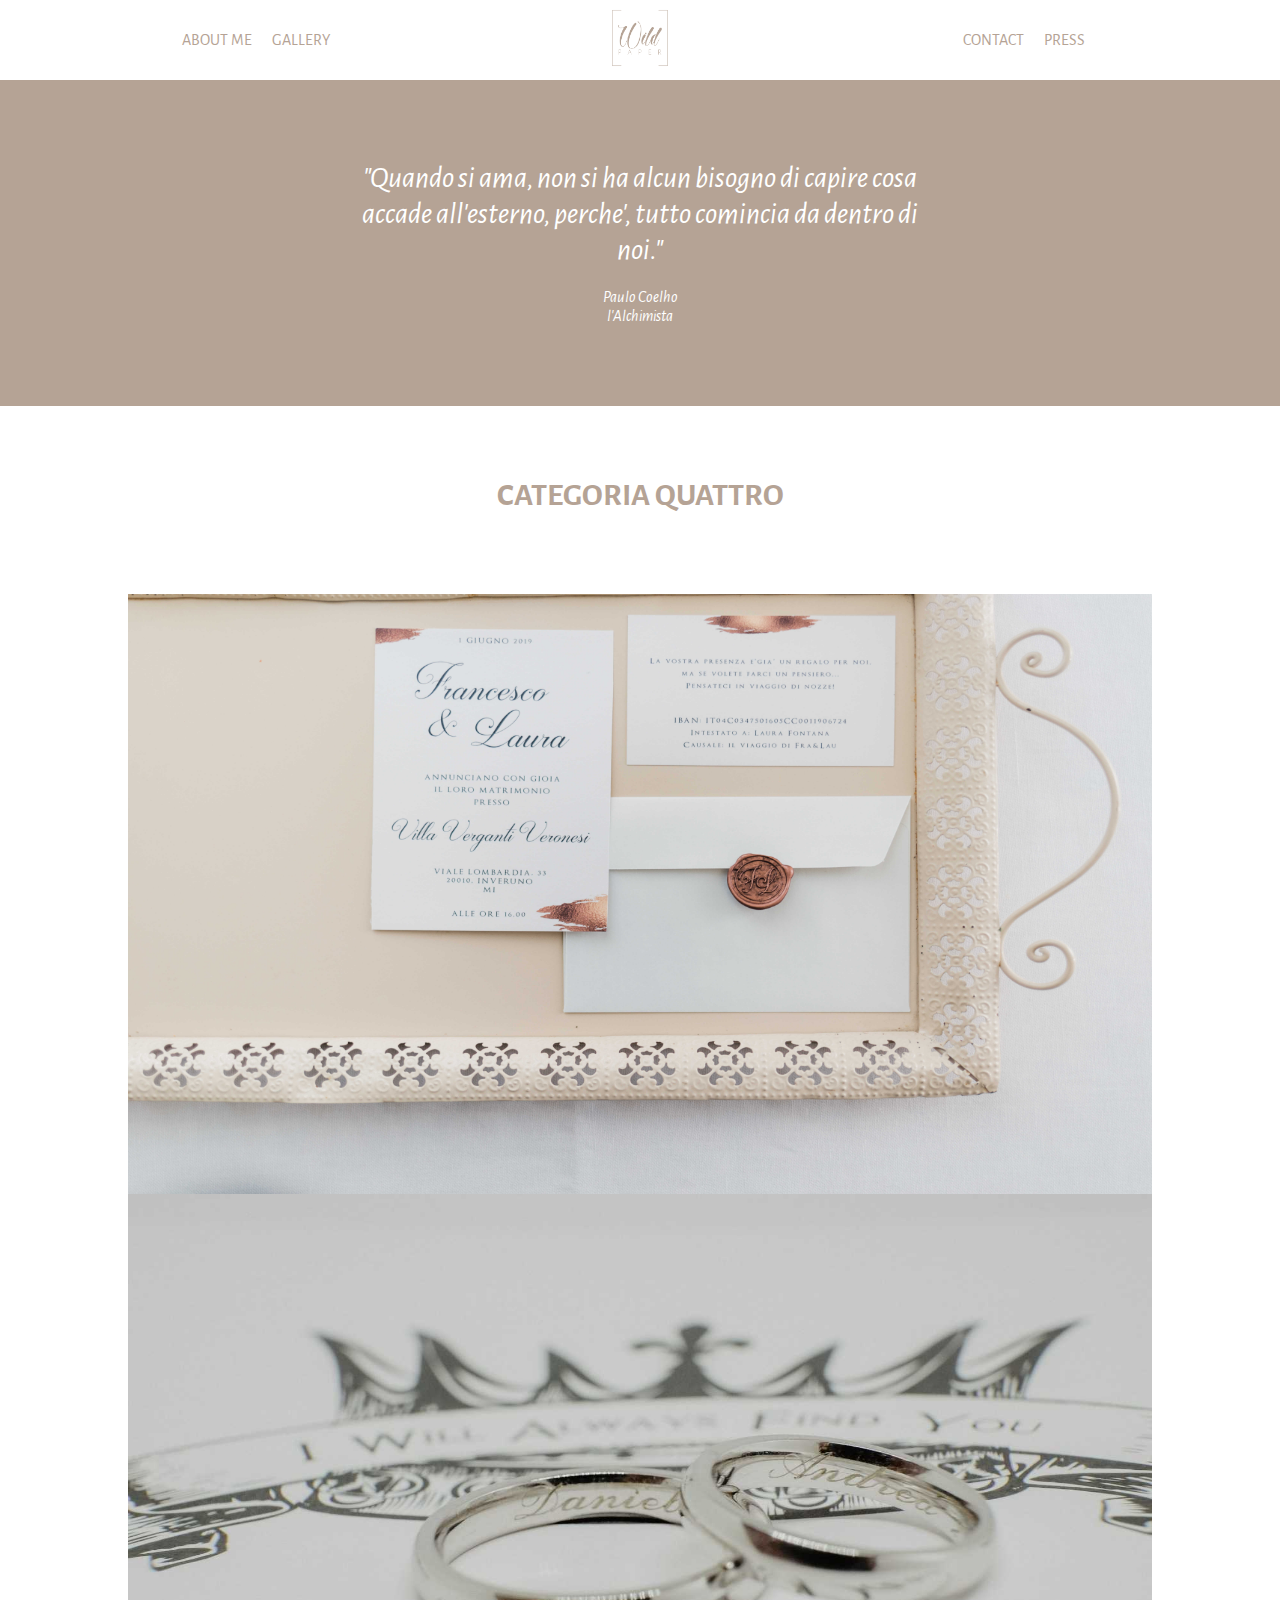
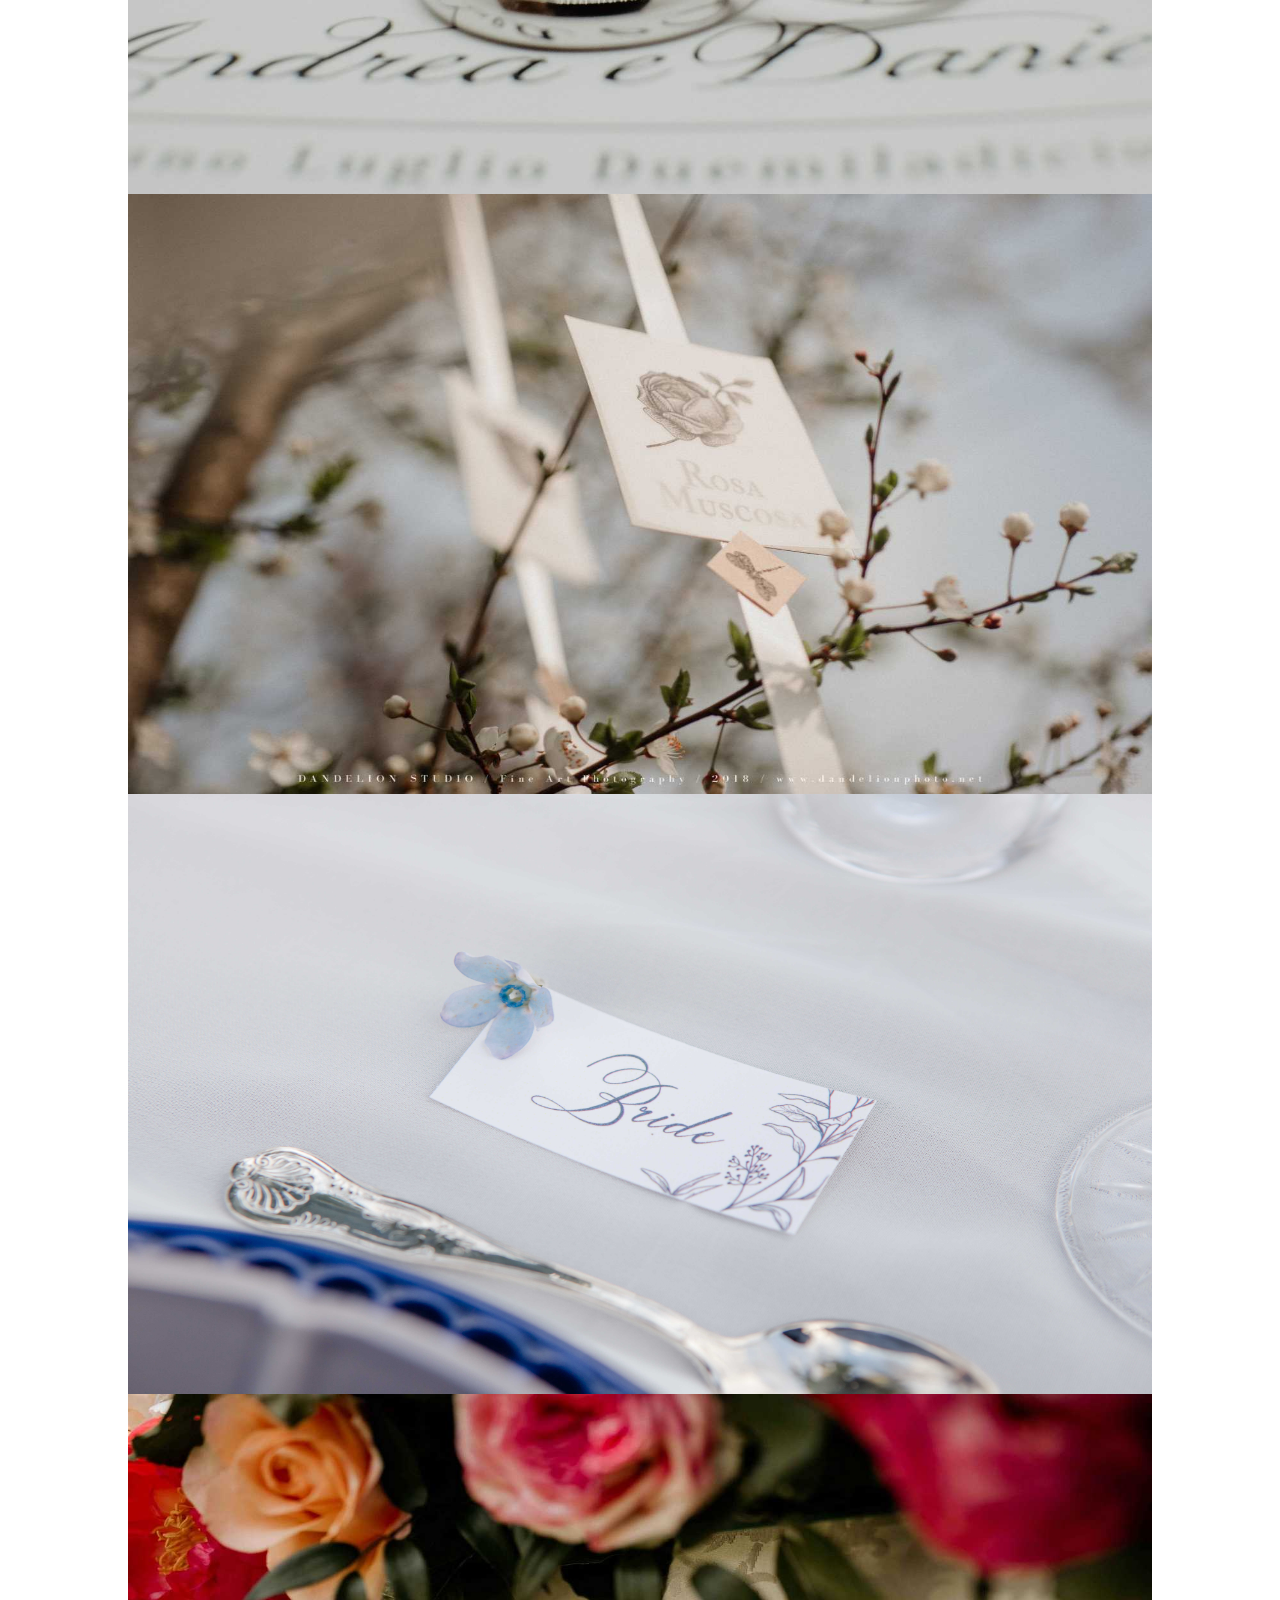
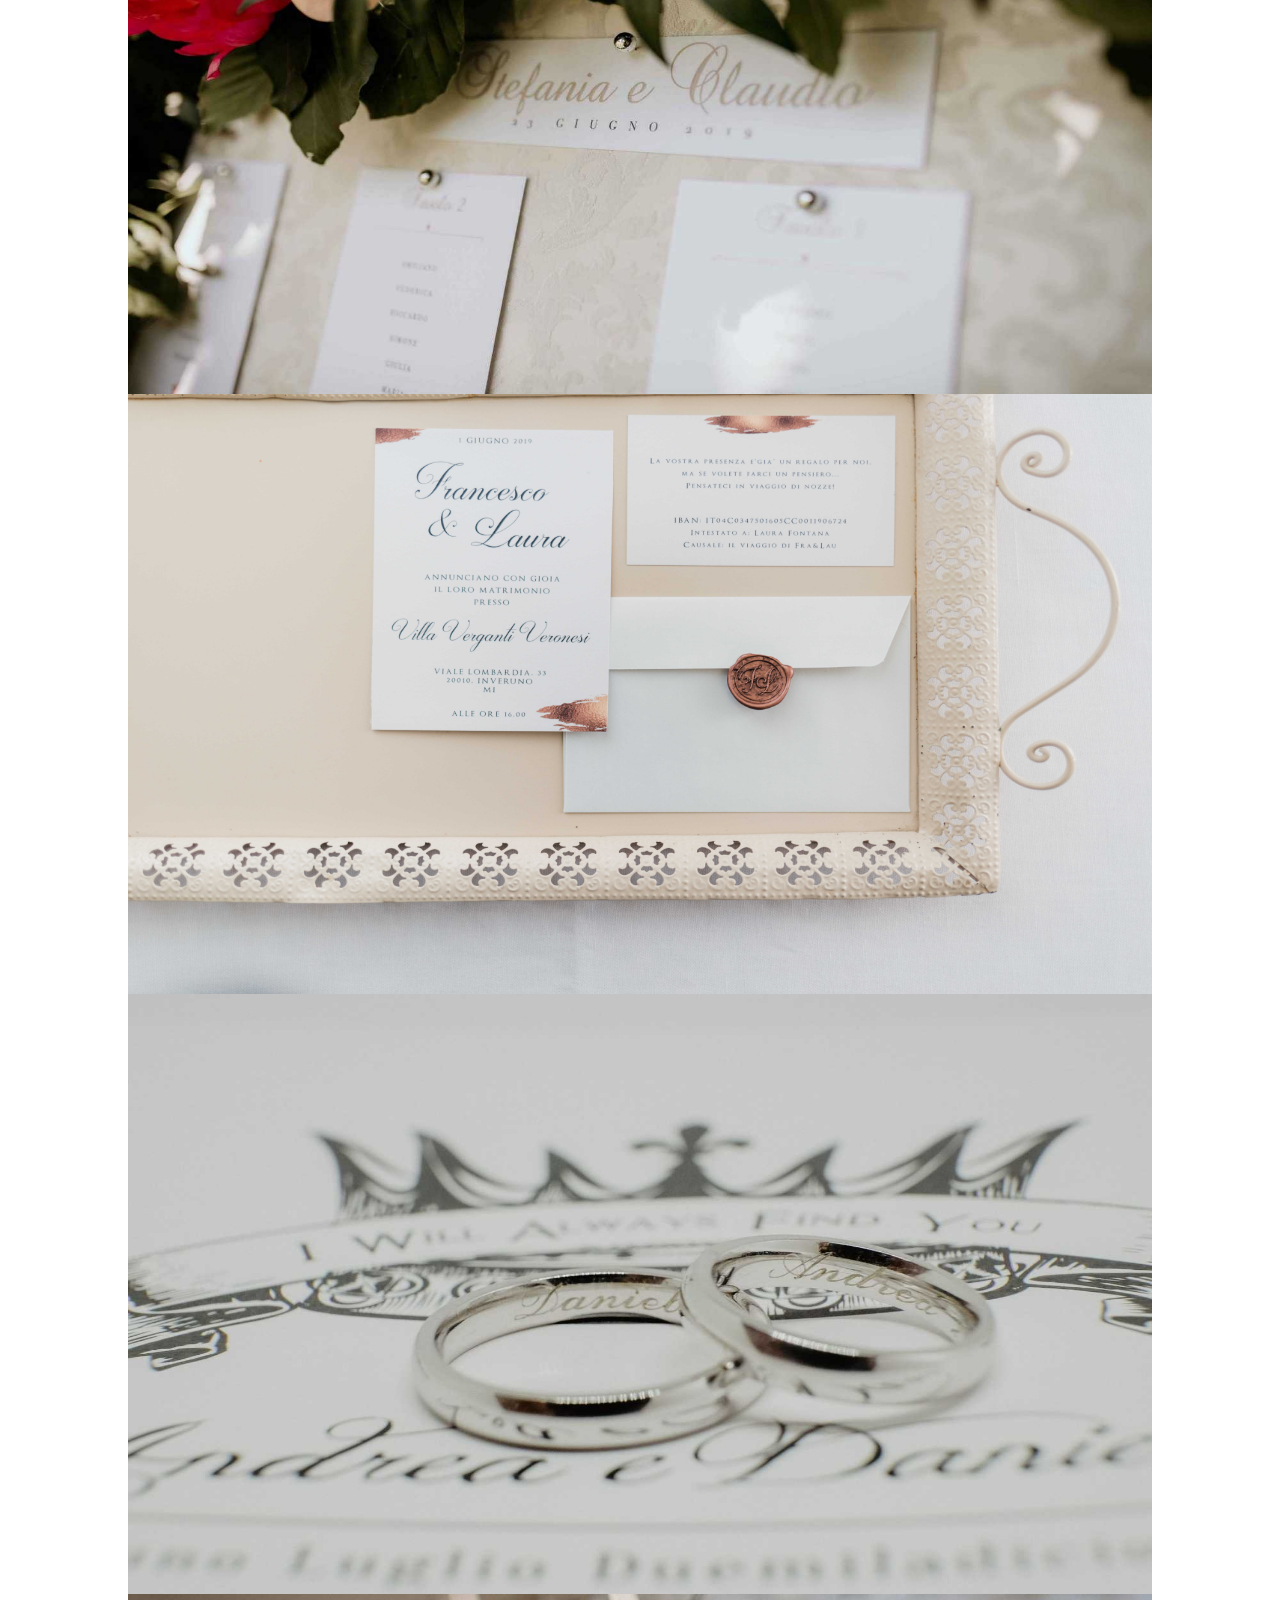
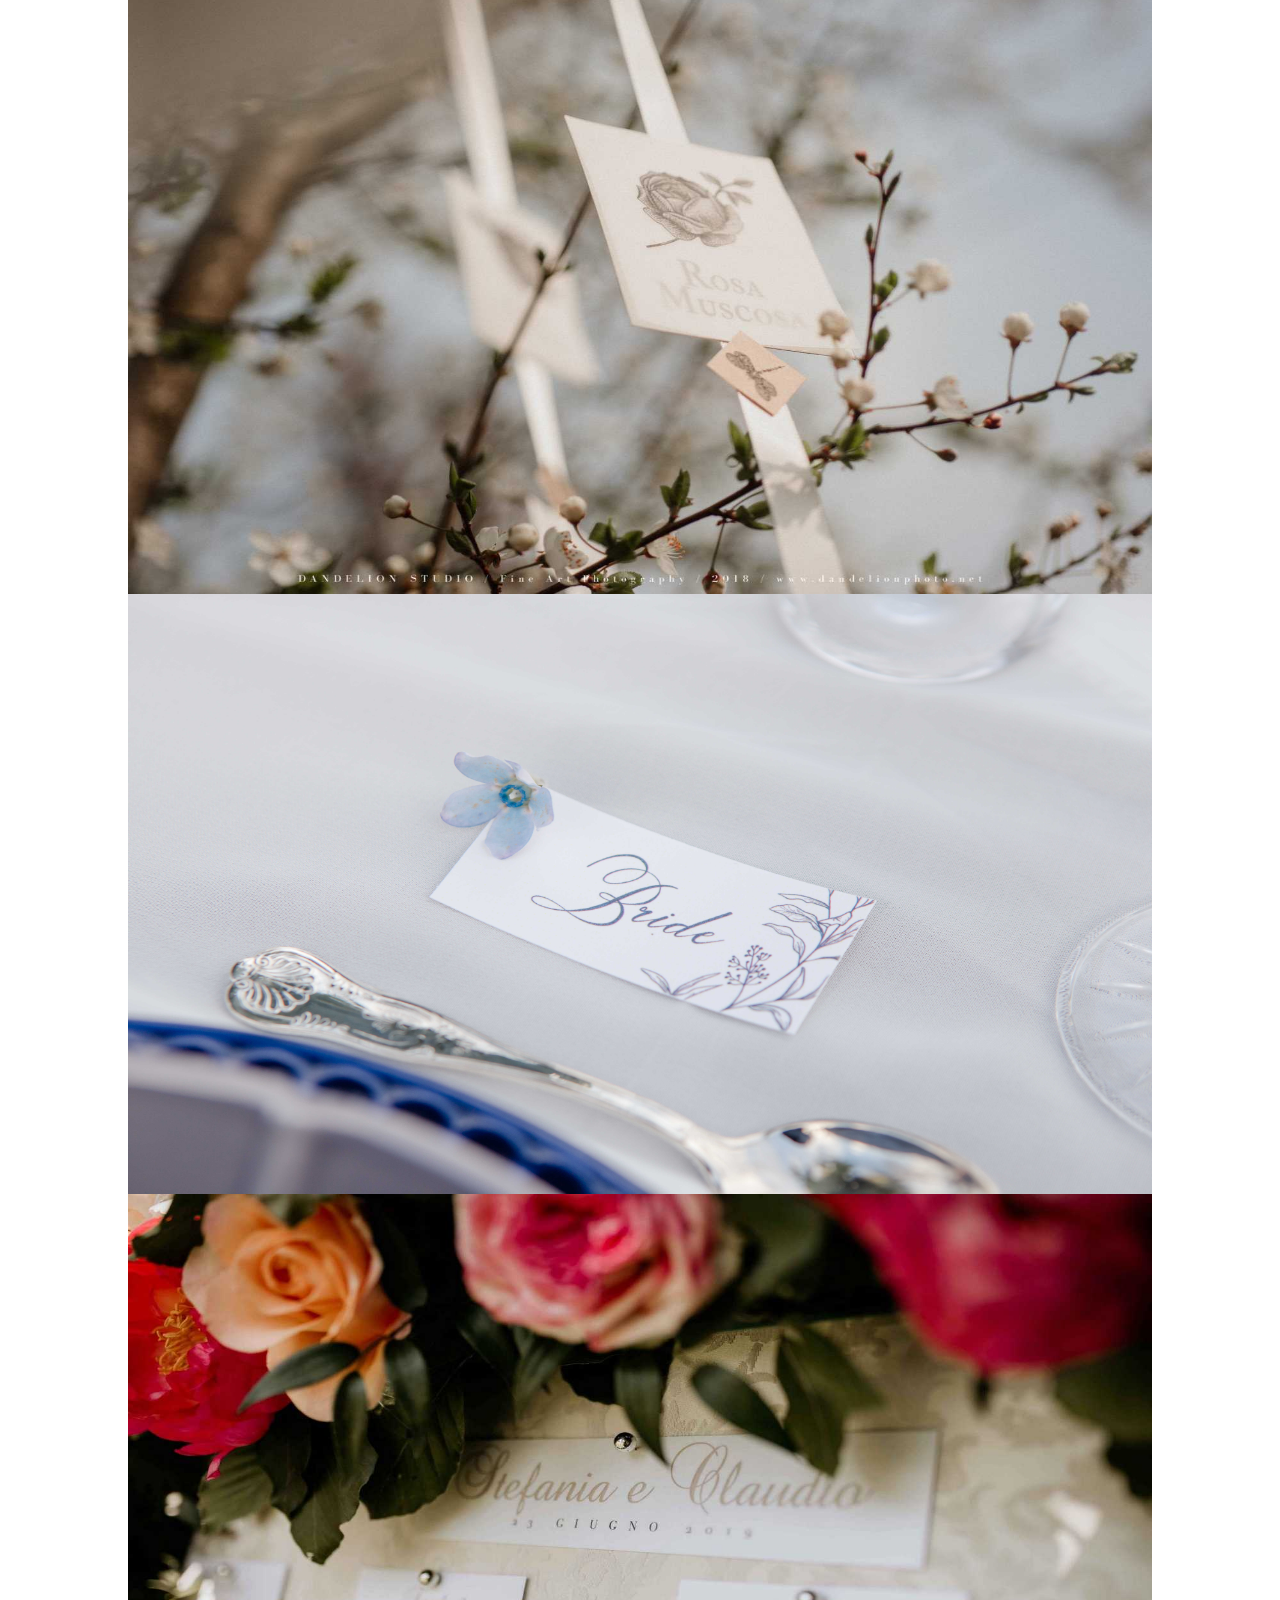
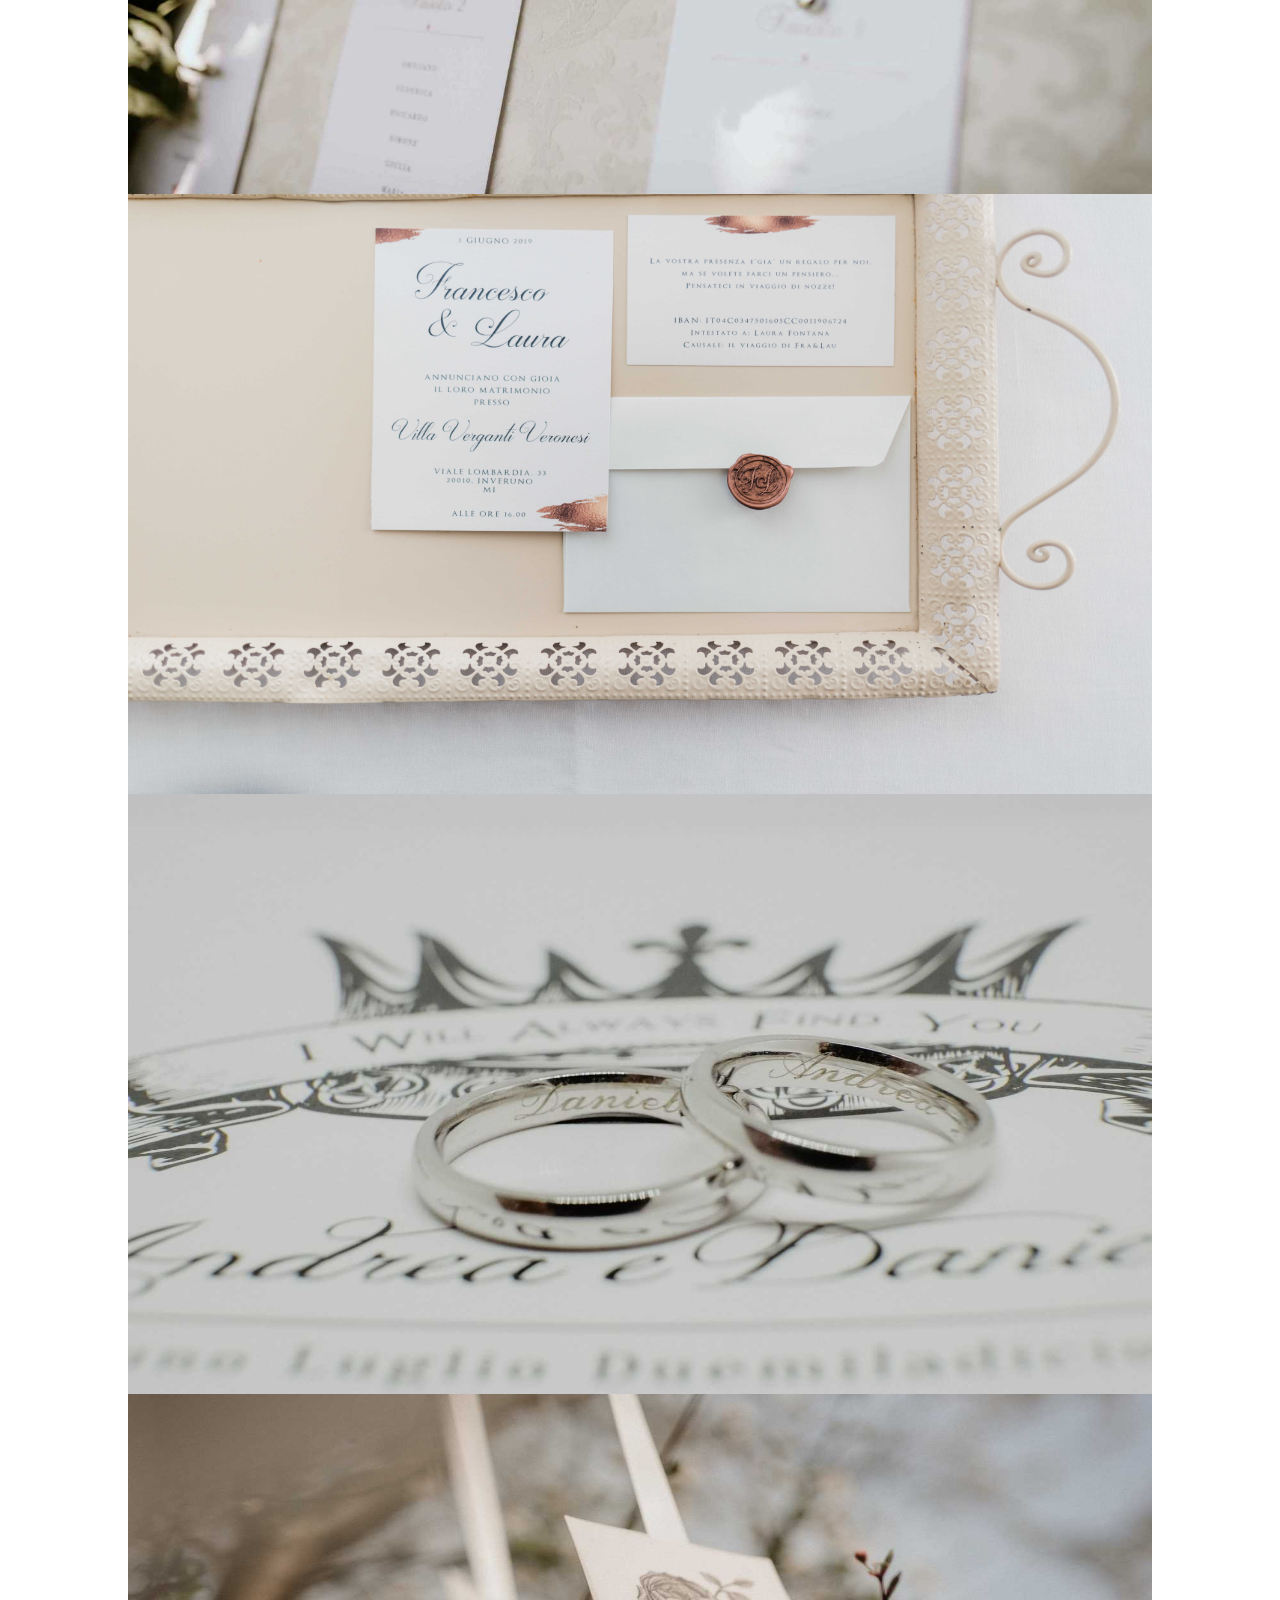
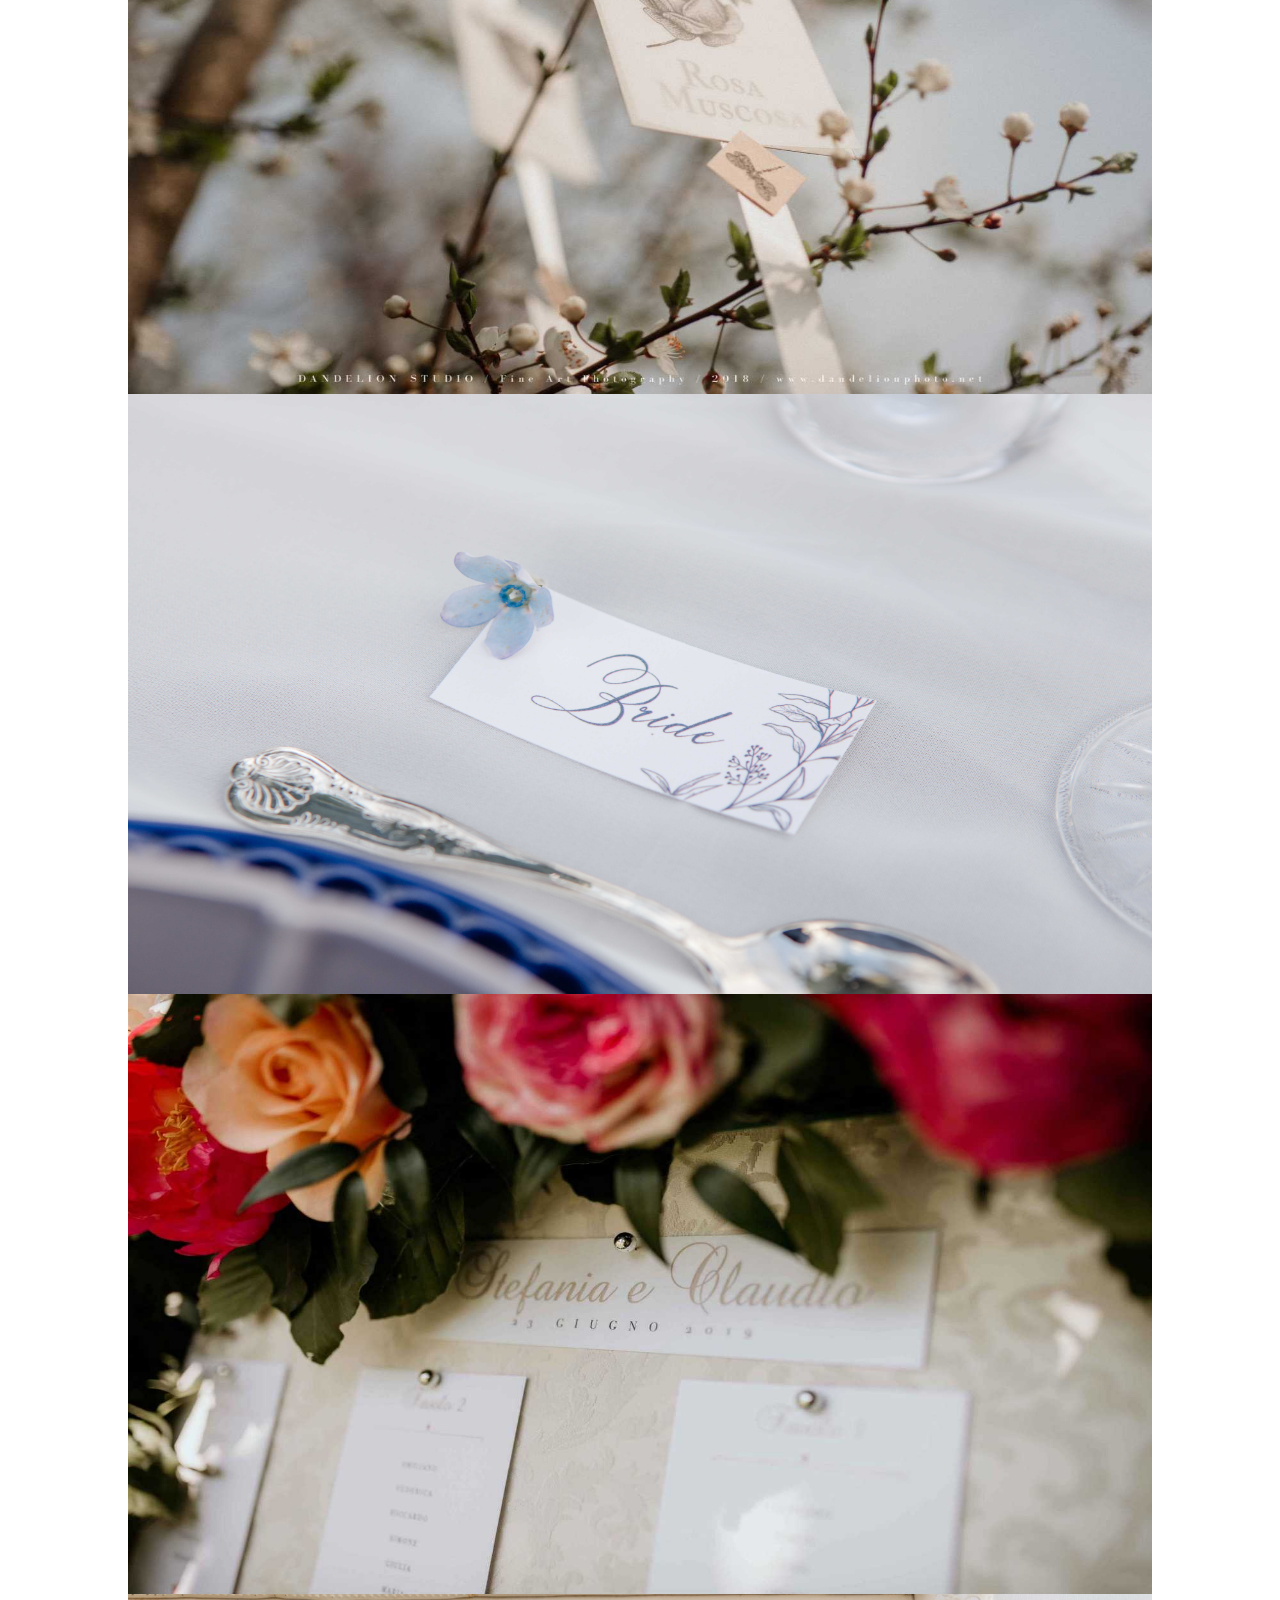
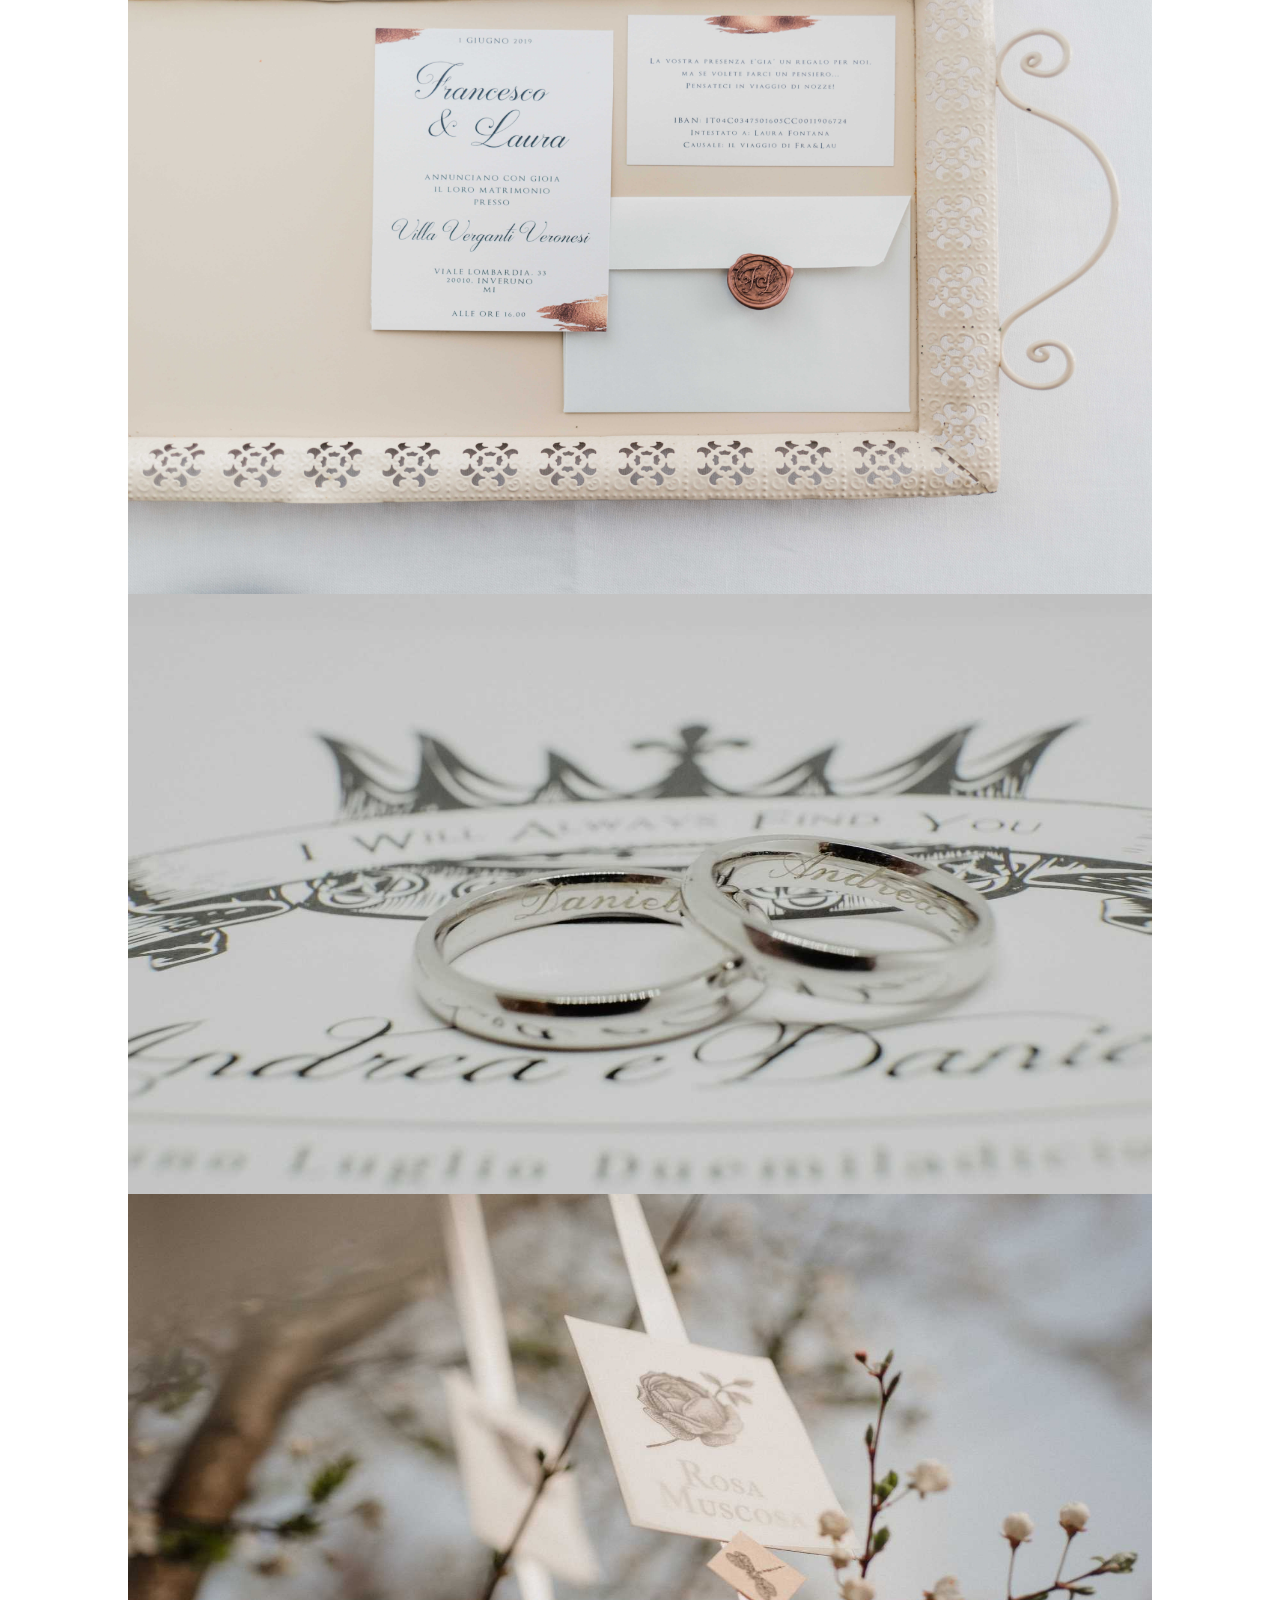
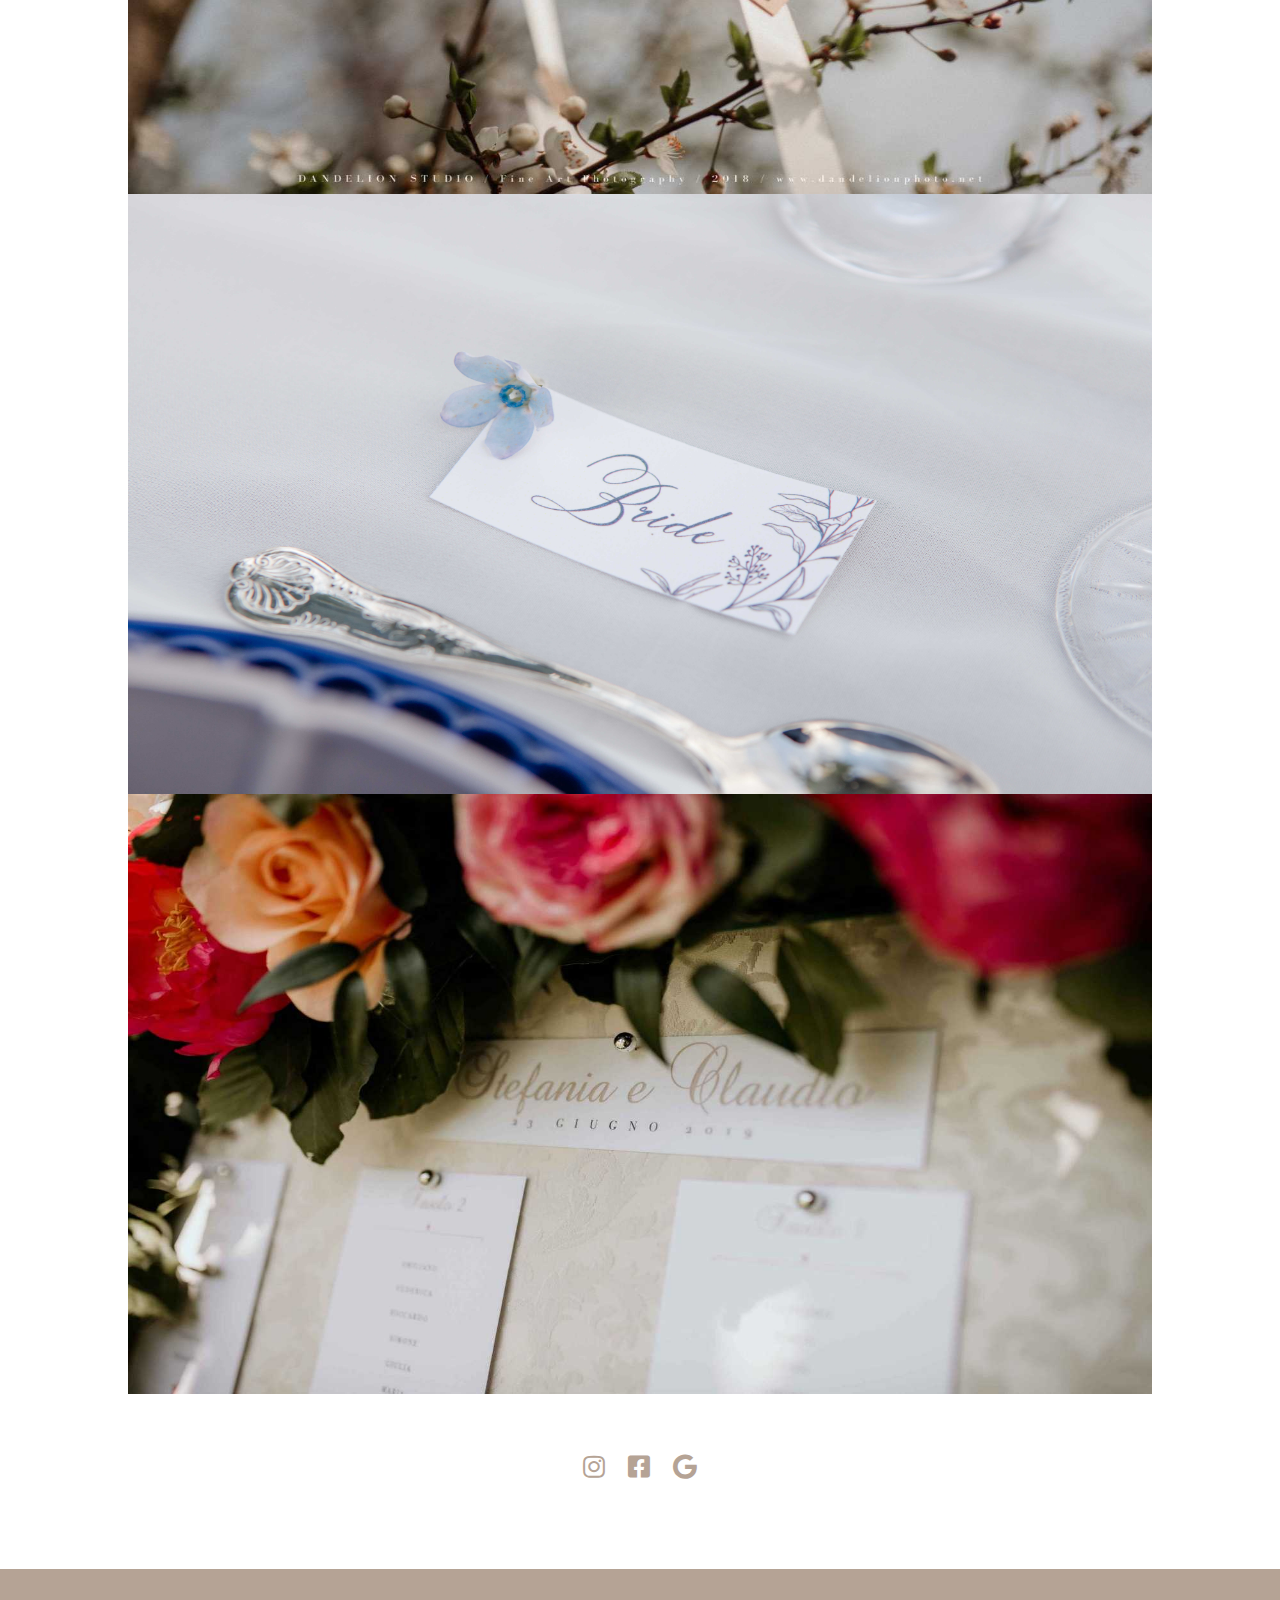
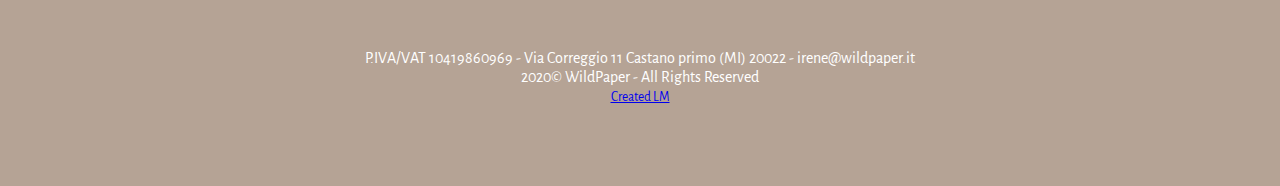
<file: indexGalleryView4.html>
<!DOCTYPE html>
<html lang="en" dir="ltr">
    <head>
        <meta charset="utf-8">
        <meta name="viewport" content="width=device-width, initial-scale=1.0">
        <title></title>
        <link href="https://fonts.googleapis.com/css2?family=Alegreya+Sans&display=swap" rel="stylesheet">
        <link rel="stylesheet" href="https://use.fontawesome.com/releases/v5.5.0/css/all.css"/>
        <script src="https://ajax.googleapis.com/ajax/libs/jquery/3.4.1/jquery.min.js"></script>
        <link rel="stylesheet" href="css/style.css">
        <link rel="stylesheet" href="css/styleGallery.css">
    </head>
    <body>
      <div class="nav-full-w">
          <nav>
            <div class="nav-lat">
                <ul>
                  <li class="uno"><a href="#"><span class="icon"><i class="fas fa-mars-stroke-v"></i></i></span><span class="text-menu">ABOUT ME</span> </a></li>
                  <li class="due"><a href="indexGallery.html"><span class="icon"><i class="fas fa-camera"></i></span><span class="text-menu">GALLERY</span> </a></li>
                </ul>
            </div>
            <div class="nav-center">
                  <a href="index.html"><img src="img/logo.png" alt=""></a>
            </div>
            <div class="nav-lat">
              <ul>
                <li class="tre"><a href="#"><span class="icon"><i class="fas fa-envelope"></i></span><span class="text-menu">CONTACT</span> </a></li>
                <li class="quattro"><a href="#"><span class="icon"><i class="fas fa-newspaper"></i></span><span class="text-menu">PRESS</span> </a></li>
              </ul>
            </div>
            <div class="about-me">
              <div class="main-tendina">
                <div class="main-tendina-box-img none">
                  <img src="img/fotobio.jpeg" alt="">
                </div>
                <div class="main-tendina-box-text none">
                  <div class="close">
                    <i class="fas fa-times"></i>
                  </div>
                  <p>CIAO!</p>
                  <p>Sono Irene e sono una Wedding Graphic Designer; Sono specializzata in grafica e styling e grazie alla mia passione e creatività, ho dato vita a WildPaper; Mi occupo di tutto ciò che riguarda i piccoli ma fondamentali dettagli di un matrimonio, al fine di renderlo decorato al meglio senza tralasciare nessun aspetto; In un primo incontro conoscitivo, adoro entrare in empatia per disegnare e creare ciò che vi identifica e caratterizza maggiormente. Presto molta attenzione al budget, fornendovi sempre e comunque la soluzione migliore. Mi prenderò cura di ogni aspetto relativo alla grafica; dalla progettazione, alla stampa fino a al confezionamento.</p>
                  <p>ELEMENTI DELLA WEDDING STATIONERY:</p>
                  <p>Save the Date</p>
                  <p>Partecipazioni e Inviti</p>
                  <p>Libretti cerimonia</p>
                  <p>Wedding bag</p>
                  <p>Tableau de mariage</p>
                  <p>Menù</p>
                  <p>Segnaposto</p>
                  <p>Bomboniere a tema</p>
                  <p>Tag ringraziamento</p>
                  <p>Photobooth</p>
                  <p>Guestbook</p>
                </div>
              </div>
            </div>
            <div class="contact">
              <div class="main-tendina">
                <div class="main-tendina-box-img-tre none">
                  <a target="_blank" href="https://www.google.com/maps/place/Wildpaper/@45.5587012,8.7849763,16.75z/data=!4m5!3m4!1s0x0:0x3f91326af5935a15!8m2!3d45.5590165!4d8.7841687"><img src="img/maps.jpg" alt="img/fotobio.jpeg"></a>
                </div>
                <div class="main-tendina-box-text-tre none">
                  <div class="close">
                    <i class="fas fa-times"></i>
                  </div>
                  <p>CONTACT</p>
                  <p>Indirizzo: Via Correggio, 11 20022 Castano Primo (MI)</p>
                  <p>Mail: irene@wildpaper.it</p>
                  <p>Telefono: +39 345 8259623</p>
                  <p>Orari: Lun - Ven 9:30 - 12:30 / 14:00 - 18:00</p>
                  <p>Si riceve su appuntamento</p>
                  <p>LA PRIMA CONSULENZA E' GRATUITA:</p>
                  <button id="contattami" type="button" name="button">CONTATTAMI</button>
                </div>
              </div>
            </div>
            <div class="press">
              <div class="main-tendina">
                <div class="main-tendina-box-img-quattro none">

                </div>
                <div class="main-tendina-box-text-quattro none">
                  <div class="close">
                    <i class="fas fa-times"></i>
                  </div>
                  <p>BIO</p>
                  <p>Lorem ipsum dolor sit amet, consectetur adipisicing elit, sed do eiusmod tempor incididunt ut labore et dolore magna aliqua. Ut enim ad minim veniam, quis nostrud exercitation ullamco laboris nisi ut aliquip ex ea commodo consequat. Duis aute irure dolor in reprehenderit in voluptate velit esse cillum dolore eu fugiat nulla pariatur. Excepteur sint occaecat cupidatat non proident, sunt in culpa qui officia deserunt mollit anim id est laborum.</p>
                </div>
              </div>
            </div>
          </nav>
      </div>
        <div class="main-one-fw padding">
            <div class="main-one-gallery-due">
                <div class="main-one-text">
                  <p>"Quando si ama, non si ha alcun bisogno di capire cosa accade all'esterno, perche', tutto comincia da dentro di noi."</p>
                  <p>Paulo Coelho</p>
                  <p>l'Alchimista</p>
                </div>
            </div>
        </div>
        <div class="main-one-fw white">
          <h1>CATEGORIA QUATTRO</h1>
            <div class="main-one-gallery white">
              <div class="main-gallery">
                <img src="img/slide1.jpeg" alt="">
                <img src="img/slide2.jpeg" alt="">
                <img src="img/slide3.jpeg" alt="">
                <img src="img/slide4.jpeg" alt="">
                <img src="img/slide5.jpeg" alt="">
                <img src="img/slide1.jpeg" alt="">
                <img src="img/slide2.jpeg" alt="">
                <img src="img/slide3.jpeg" alt="">
                <img src="img/slide4.jpeg" alt="">
                <img src="img/slide5.jpeg" alt="">
                <img src="img/slide1.jpeg" alt="">
                <img src="img/slide2.jpeg" alt="">
                <img src="img/slide3.jpeg" alt="">
                <img src="img/slide4.jpeg" alt="">
                <img src="img/slide5.jpeg" alt="">
                <img src="img/slide1.jpeg" alt="">
                <img src="img/slide2.jpeg" alt="">
                <img src="img/slide3.jpeg" alt="">
                <img src="img/slide4.jpeg" alt="">
                <img src="img/slide5.jpeg" alt="">
              </div>
              <div class="main-icon">
                <a target="_blank" href="https://www.instagram.com/wildpaperwedding/"><i class="fab fa-instagram"></i></a>
                <a target="_blank" href="https://www.facebook.com/WildPaperWedding/"><i class="fab fa-facebook-square"></i></a>
                <a target="_blank" href="https://www.google.com/search?q=wild+paper&spell=1&sa=X&ved=2ahUKEwiVydC8o-PoAhVPcZoKHcJaCwUQBSgAegQIFxAu&biw=1920&bih=943"><i class="fab fa-google"></i></a>
              </div>
            </div>
        </div>
        <div class="main-one-fw footer">
            <div class="main-one">
                <div class="footer-text">
                  <p>P.IVA/VAT 10419860969 - Via Correggio 11 Castano primo (MI) 20022 - irene@wildpaper.it</p>
                  <p>2020© WildPaper - All Rights Reserved</p>
                  <p><small><a href="https://www.linkedin.com/in/mirko-longo-3925aa9b">Created LM</a></small></p>
                </div>
            </div>
        </div>

        <script src="js/main.js" charset="utf-8"></script>
    </body>
</html>
</file>
<file: css/style.css>
* {
    margin: 0;
    padding: 0;
    box-sizing: border-box;

}

.clearfix:after {
    content: "";
    display: table;
    clear: both;
}

body {
  font-family: 'Alegreya Sans';
  overflow-x: hidden;

}

.nav-full-w {
    width: 100vw;
    background-color: white;
    position: fixed;
    top: 0;
    z-index: 999;

}

nav {
    width: 80vw;
    max-width: 1200px;
    background-color: white;
    margin: 0 auto;
    color: rgb(181, 163, 149);

}

.nav-lat {
  width: 25%;
  height: 80px;
  float: left;
  display: flex;
  justify-content: center;
  align-items: center;

}

.nav-lat li {
   list-style-type: none;
   float: left;
   padding: 10px;


}

.traform-menu {
  transform: scale(1.2);
  text-decoration: underline;

}

.nav-lat li:hover {
   transform: scale(1.2);
   text-decoration: underline;

}

.nav-lat ul li a {
  text-decoration: none;
  color: rgb(181, 163, 149);
  font-size: 16px;

}

.nav-center {
  width: 50%;
  float: left;
  height: 80px;
  display: flex;
  justify-content: center;
  align-items: center;

}

.nav-center img {
  height: 60px;
  width: 60px;
}

.icon {
  display: none;
}

/* SLIDESHOW*/

.slideshow {
    width: 100vw;
    display: flex;
    align-items: center;
    padding-top: 80px;
    position: relative;
    overflow: hidden;
    margin: 0 auto;
    color: rgb(181, 163, 149);
    height: 700px; /* da rimuovere */

}

.slideshow .fa-angle-left,.fa-angle-right {
  position: absolute;
  font-size: 50px;
  cursor: pointer;

}

.fa-angle-left {
  left: 0;
  padding: 10px;

}

.fa-angle-right {
  right: 0;
  padding: 20px;

}

.images {
    width: 100vw;

}

.images img {
    width: 100vw;
    height: 100%;
    object-fit: cover; /* Tiene le proporzioni ma taglia l'IMG */
    display: none;
}

.images img.active {
    display: block;
}

/* Slider Navigation */

.slider-nav {
    padding: 10px 15px;
    position: absolute;
    bottom: 20px;
    left: 50%;
    transform: translateX(-50%);
    display: flex;
    justify-content: space-around;
}

.slider-nav .fa-circle {
    font-size: 8px;
    padding: 2px;
}


.slider-nav i.active {
    color: white;
}

/* MAIN ONE*/

.main-one-fw {
  width: 100vw;
  background-color: rgb(181, 163, 149);
  color: white;

}

.main-one-fw h1:first-child {
  padding-top: 70px;

}

.main-one {
  width: 80%;
  max-width: 1200px;
  background-color: rgb(181, 163, 149);
  margin: 0 auto;
  padding-top: 80px;
  display: flex;
  justify-content: center;
  padding-bottom: 80px;

}

.main-one-text {
  width: 50%;
  text-align: center;
}

.main-one-text p {
 font-style: italic;

}

.main-one-text p:first-child {
 font-size: 30px;
 padding-bottom: 20px;

}

.main-one-text-tre {
  text-align: center;
  font-size: 16px;

}

.main-one-text-tre p {
  padding-bottom: 20px;

}

.main-one-text-tre button {
  background-color: rgb(181, 163, 149);
  border: 2px solid white;
  padding: 5px;
  color: white;
  border-radius: 2px;

}

.main-one-text-tre button:hover {
  background-color: white;
  color: rgb(181, 163, 149);
  cursor: pointer;

}

.main-collab-fw {
  width: 100vw;
  color: white;
  border-bottom: 1px solid rgb(181, 163, 149);

}

.main-one-collab {
  width: 80vw;
  max-width: 1200px;
  background-color: rgb(181, 163, 149);
  margin: 0 auto;
  padding-top: 80px;
  display: flex;
  flex-direction: column;
  align-items: center;
  padding-bottom: 80px;

}

.main-one-collab h1 {
  padding-bottom: 20px;

}

.main-one-collab .text-title {
  padding-bottom: 20px;

}

.main-one-collab img {
  padding-top: 50px;
  width: 300px; /* prima 300 */

}

.main-one-collab .img-colla:hover {
  transform: scale(1.1);
  transition-duration: .8s;
}

.img-colla {
  float: left;
  padding: 10px;
  cursor: pointer;

}

.text-collab {
  width: 100%;
  display: flex;
  justify-content: center;
  padding-bottom: 50px;

}

.collab {
  display: block;
  display: flex;
  justify-content: center;

}

.collab img {
  width: 130px;
  height: 130px;
  padding: 15px;

}

.collab img:hover {
  transform: scale(1.05);

}

.white {
  background-color: white;
  color: rgb(181, 163, 149);
  text-align: center;

}

.white a {
  color: rgb(181, 163, 149);

}

.social:hover {
  transform: scale(1.2);

}

.fa-facebook-square, .fa-instagram, .fa-google {
  font-size: 25px;
  padding: 10px;

}

.footer-text p {
  font-size: 16px;
  text-align: center;

}

.about-me, .contact, .press {
  width: 100vw;
  height: 0;
  position: absolute;
  background-color: white;
  left: 0;
  top: 80px;
  transition-duration: 0.3s;

}

.sx {
  float: right;
}

.dx {
  float: left;
}

.press img {
  width: 390px!important;


}


.main-tendina {
  width: 80vw;
  max-width: 1200px;
  margin: 0 auto;
  padding-top: 80px;
  display: flex;
  justify-content: center;
  padding-bottom: 80px;

}

.main-tendina-box-img, .main-tendina-box-img-tre, .main-tendina-box-img-quattro {
  width: 50%;

}

.main-tendina-box-text, .main-tendina-box-text-tre {
  width: 50%;
  display: flex;
  flex-direction: column;
  text-align: left;
  color: rgba(181, 163, 149, 1);

}

.main-tendina-box-text-quattro {
  /* width: 50%; */
  color: rgba(181, 163, 149, 1);
}

.main-tendina-box-text-quattro img {

}

.main-tendina-box-img-quattro img {
  width: 100%;

}

.main-tendina-box-img-quattro img:hover {
  transition: 1s;
  opacity: 0.1;

}

.main-tendina-box-text .ciao {
  font-size: 30px;
  padding-bottom: 10px;

}

.main-tendina-box-text-tre p {
  padding-bottom: 5px;

}

.main-tendina-box-text-tre p:nth-child(7) {
  padding-top: 25px;

}

.main-tendina-box-text-tre p:first-child {
  font-size: 30px;
  padding-bottom: 15px;

}

.main-tendina-box-text-tre button  {
  margin-top: 25px;

}

.main-tendina-box-text {
  padding-left: 20px;

}


.main-tendina-box-text p:nth-child(2) {
  padding-bottom: 20px;

}

.main-tendina-box-text p:nth-child(3) {
  padding-bottom: 20px;

}

.main-tendina-box-img img {
  padding-top: 50px;
  width: 100%;

}

.main-tendina-box-img-tre img {
  padding-top: 40px;
  width: 150%;
  cursor: pointer;
}

.altezza {
  height: 100vh;

}

.inserimento-dati {
  position: absolute;
  width:  400px;
  height: 500px;
  background-color: rgba(181, 163, 149, 1);
  left: 50%;
  transform: translateX(-50%);
  border-radius: 5px;
  display: flex;
  flex-direction: column;
  justify-content: center;
  align-items: center;

}

.none {
  display: none;

}

.inserimento-dati p {
  padding-top: 10px;

}

.inserimento-dati input {
  height: 40px;
  padding: 15px;
  border-radius: 5px;
  margin-bottom: 5px;
}

#contattami, #contattami2 {
  width: 185px;
  height: 40px;
  background-color: rgba(181, 163, 149, 1);
  border: 1px solid white;
  border-radius: 5px;
  color: white;
  cursor: pointer;

}

#contattami:hover {
  background-color: white;
  color: rgba(181, 163, 149, 1);
  border: 1px solid rgba(181, 163, 149, 1);

}

#contattami2:hover {
  background-color: white;
  color: rgba(181, 163, 149, 1);
  border: 1px solid rgba(181, 163, 149, 1);

}

.inserimento-dati button {
  width: 185px;
  height: 40px;
  background-color: rgba(181, 163, 149, 1);
  border: 1px solid white;
  border-radius: 5px;

}

.box-check {
  padding: 10px;
  display: flex;
  justify-content: flex-start;
  flex-direction: column;
}

.p-primario-o, .p-primario {
  color: white;
}

.box-check .pretty {
  margin: 4px;

}

.close {
  top: 30px;
  right: 260px;
  position: absolute;
  font-size: 25px;
  cursor: pointer;

}

.main-tendina {
  overflow-y: hidden;
}

.uno, .due, .tre, .quattro {
  margin: 0;
}

@media screen and (max-width: 992px) {

  .slideshow {
    height: auto;
    padding-top: 80px;

  }

  .img-colla {
      width: 100vw;
      padding: 0;

  }

  .img-colla img {
      width: 100%;
      padding: 0;

  }

  .main-one-collab .img-colla:hover {
    transform: scale(1.0);

  }

  .text-title-bis {
    padding-bottom: 100px;
  }

  .icon {
    display: block;
    font-size: 30px;
    color: rgb(181, 163, 149);

  }

  .text-menu {
    display: none;
  }

  .nav-lat {
    width: 30%;
  }

  .nav-center {
    width: 40%;
  }

  .uno, .due, .tre, .quattro {
    margin-left: 10px;
    margin-right: 10px;
  }

  .icon {
    font-size: 30px;
  }

  .close {
    top: 30px;
    right: 45px;
    position: absolute;
    font-size: 40px;
    cursor: pointer;

  }

}

@media screen and (max-width: 768px) {

    .slideshow {
      height: auto;
      padding-top: 80px;

    }

    .img-colla {
        width: 100vw;
        padding: 0;

    }

    .img-colla img {
        width: 100%;
        padding: 0;

    }

    .main-one-text p {
      font-size: 10px;

    }

    .main-one-text p:first-child {
      font-size: 20px;

    }

    .main-one-collab .img-colla:hover {
      transform: scale(1.0);

    }

    .text-title-bis {
      padding-bottom: 100px;
    }

    .icon {
      display: block;
    }

    .text-menu {
      display: none;
    }

    .close {
      top: 30px;
      right: 45px;
      position: absolute;
      font-size: 40px;
      cursor: pointer;

    }

}

@media screen and (max-width: 600px) {

    .slideshow {
      height: auto;
      padding-top: 80px;

    }

    .img-colla {
        width: 100vw;
        padding: 0;

    }

    .img-colla img {
        width: 100%;
        padding: 0;

    }

    .main-one-text p {
      font-size: 10px;

    }

    .main-one-text p:first-child {
      font-size: 20px;

    }

    .main-one-collab .img-colla:hover {
      transform: scale(1.0);

    }

    .text-title-bis {
      padding-bottom: 100px;
    }

    .icon {
      display: block;
    }

    .text-menu {
      display: none;
    }

    .close {
      top: 30px;
      right: 45px;
      position: absolute;
      font-size: 40px;
      cursor: pointer;

    }
}
</file>
<file: css/styleGallery.css>
.main-one-gallery-due {
  width: 100vw;
  max-width: 1200px;
  margin: 0 auto;
  padding-top: 80px;
  display: flex;
  justify-content: center;
  padding-bottom: 80px;
  background-color: rgb(181, 163, 149);

}

.padding {
  padding-top: 80px;
}

.main-icon {
  padding-top: 50px;
}

.main-gallery {

  max-width: 1500px;
  margin: 0 auto;

}

.main-gallery img {
  width: 100%;
  height: 600px;
  cursor: pointer;
  float: left;

}


.overlay {
  width: 50%;
  height: 600px;
  cursor: pointer;
  float: left;
  background-color: white;
  position: relative;
  background-repeat: repeat;
  background-position: center;
  background-size: contain;

}

.one {
  background-image: url('../img/category/gallerycategory.jpg');

}

.two {
  background-image: url('../img/category/gallerycategory-2.jpg');

}

.three {
  background-image: url('../img/category/gallerycategory-3.jpg');

}
.four {
  background-image: url('../img/category/gallerycategory-4.jpg');

}

.main-gallery img:hover {
  opacity: 0.1;
  transition-duration: 1s;
}

.main-one-gallery {
  width: 80vw;
  max-width: 1200px;
  margin: 0 auto;
  padding-top: 80px;
  display: flex;
  flex-direction: column;
  justify-content: center;
  padding-bottom: 80px;
  padding-top: 80px;

}

.main-one-gallery-view {
  width: 100vw;
  margin: 0 auto;
  padding-top: 80px;
  display: flex;
  flex-direction: column;
  justify-content: center;
  padding-bottom: 80px;
  padding-top: 80px;

}

.link {
  position: absolute;
  bottom: 50%;
  left: 50%;
}

/* GALLERY SHOW */

.img-view {
  width: 50%;
  float: left;
}

.img-view-100 {
  width: 100%;
}

.black {
  background-color: black;
}

.black img {
  height: 500px;
  width: calc(100% / 6);
  float: left;
}

@media screen and (max-width: 992px) {
  .main-one-gallery {
    width: 100vw;
  }

  .overlay {
    width: 100%;
  }
  .img-view {
    width: 100%;
}

@media screen and (max-width: 768px) {
 .main-one-gallery {
   width: 100vw;
 }

 .overlay {
   width: 100%;
 }
 .img-view {
   width: 100%;
}

@media screen and (max-width: 600px) {
 .main-one-gallery {
   width: 100vw;
 }

 .overlay {
   width: 100%;
 }
 .img-view {
   width: 100%;
}
</file>
